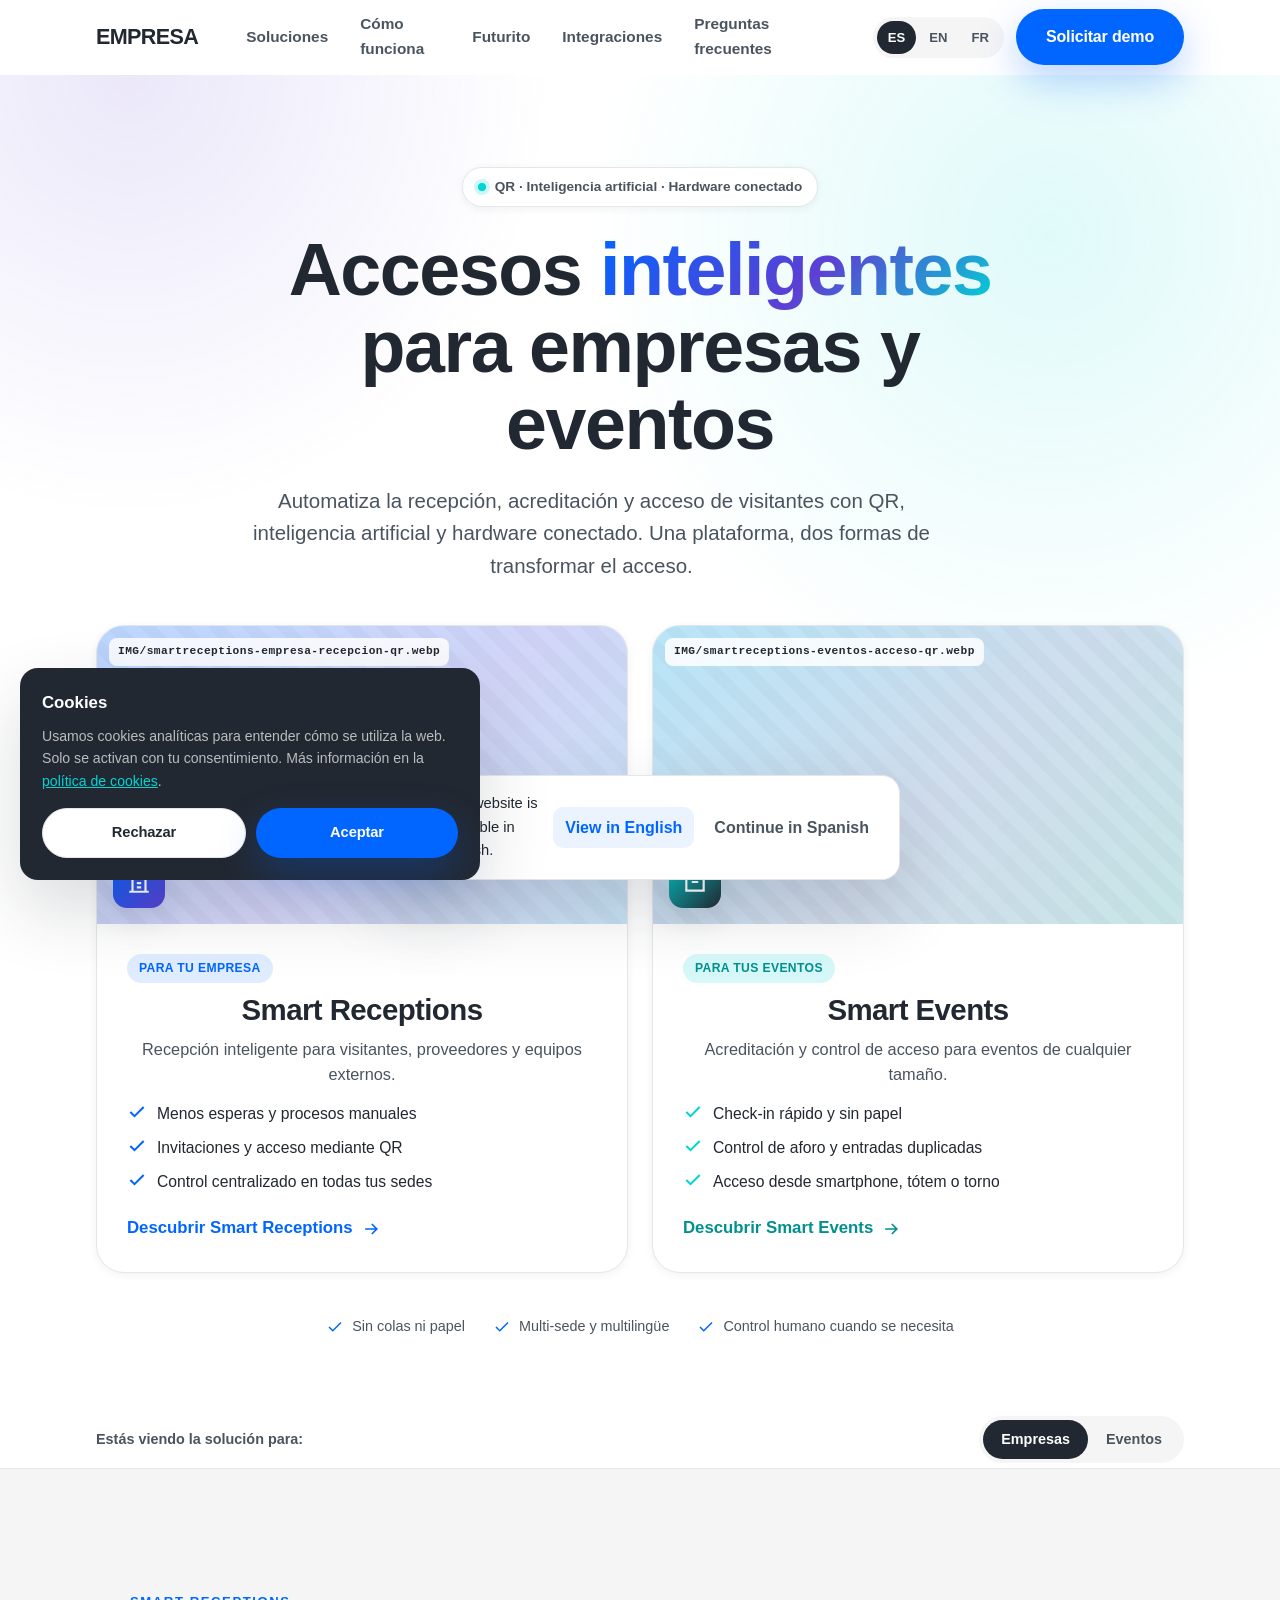
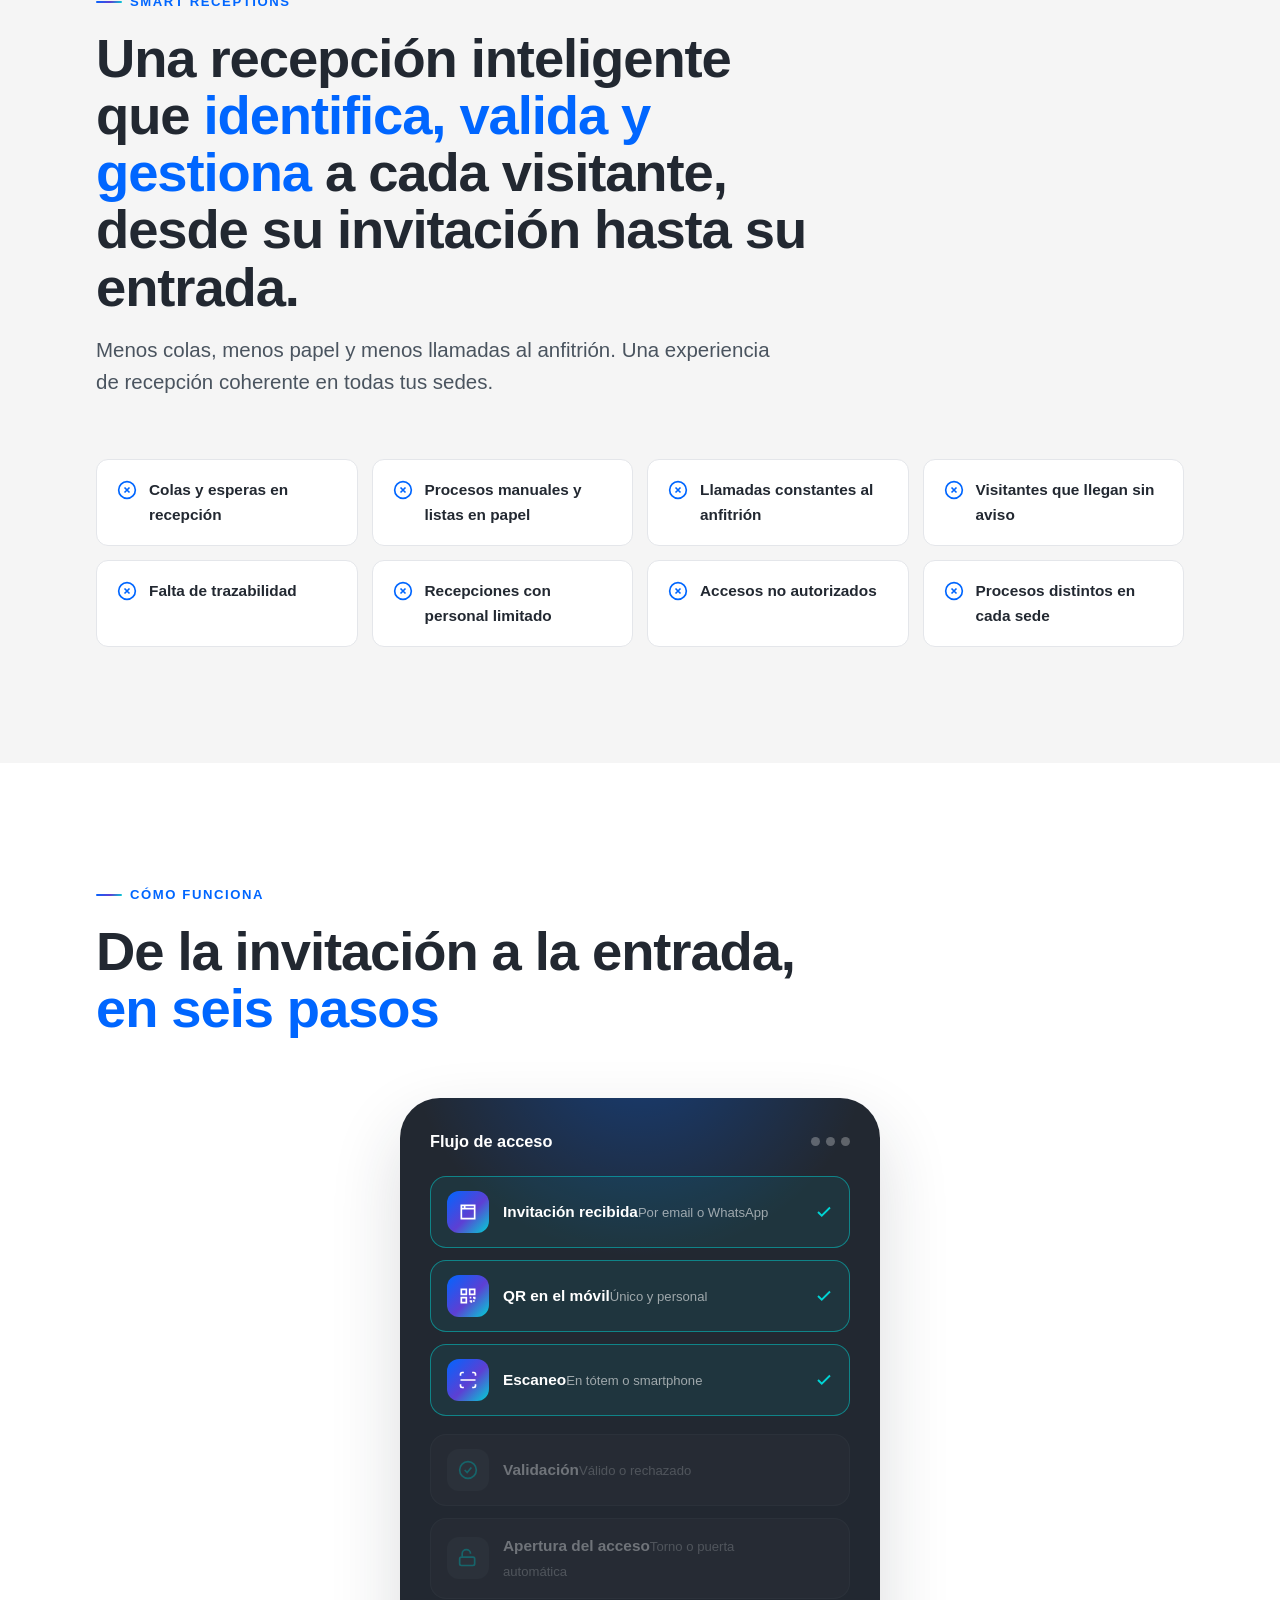
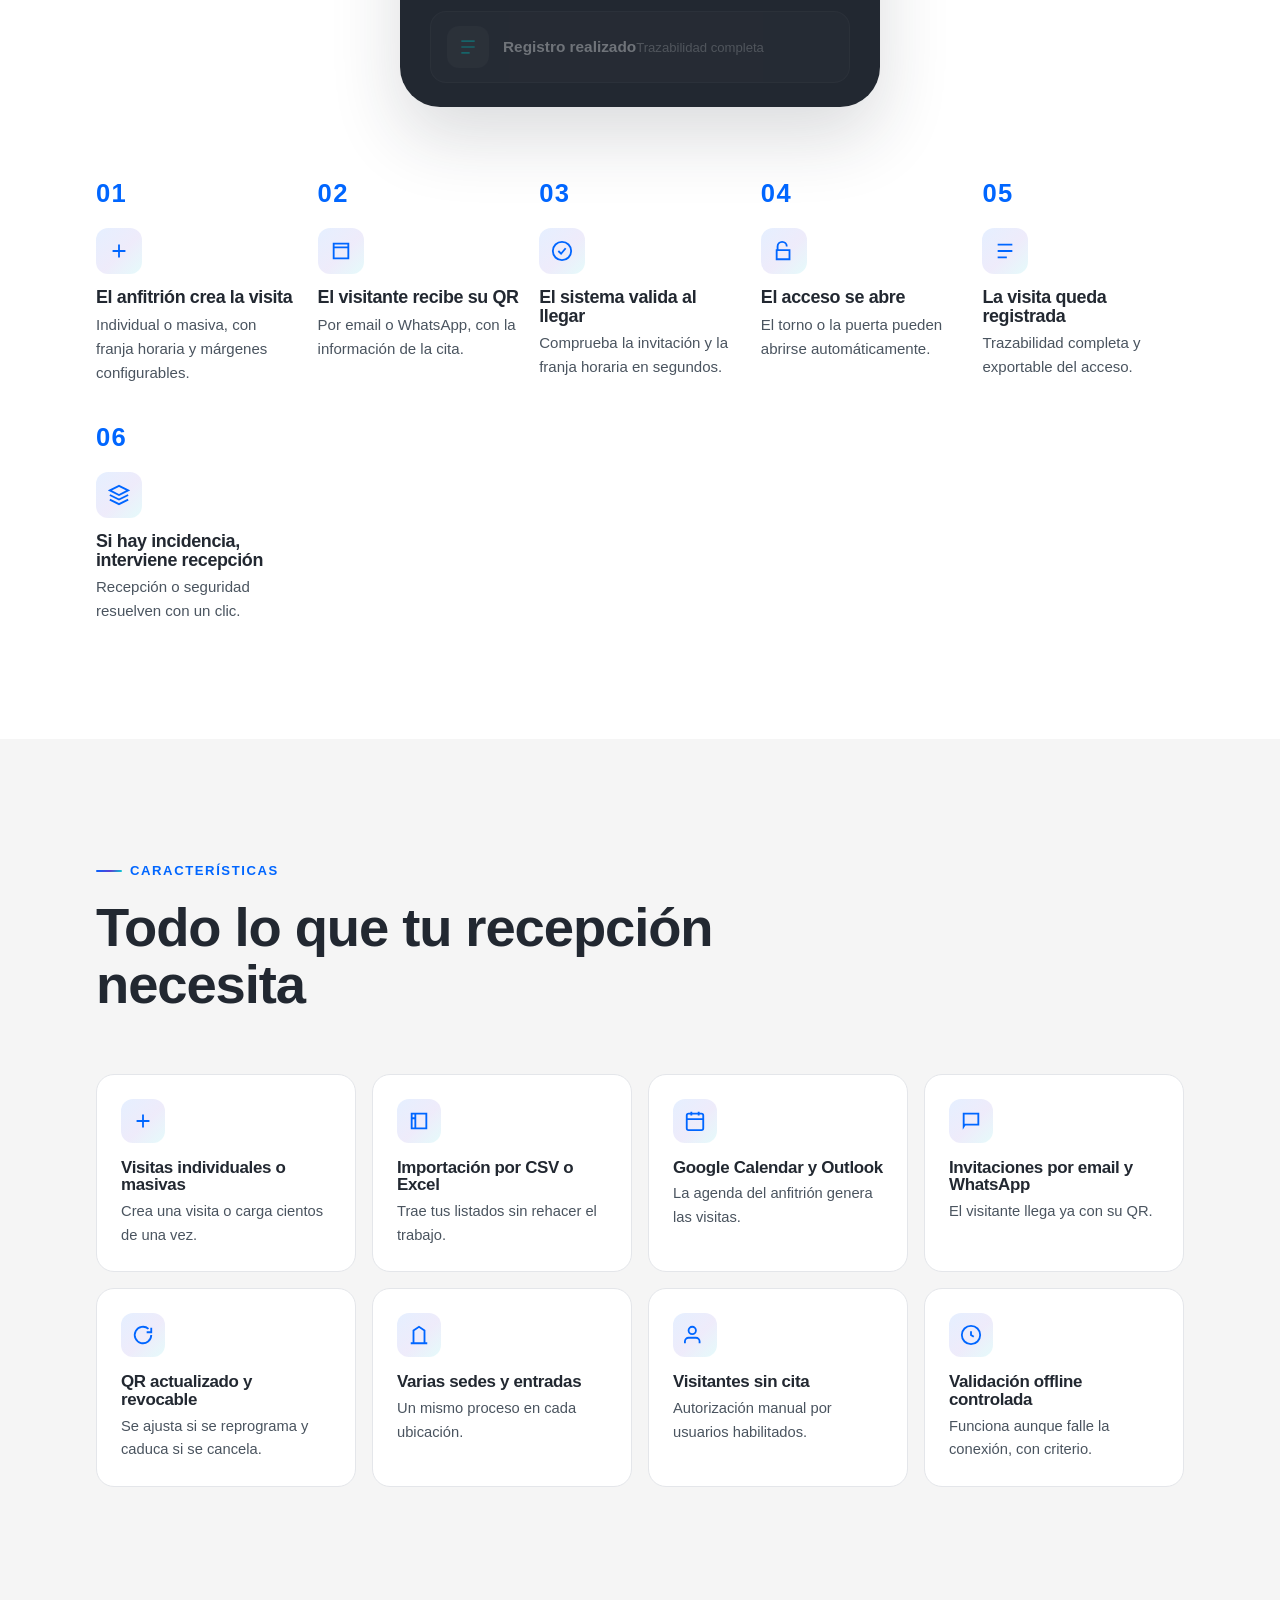
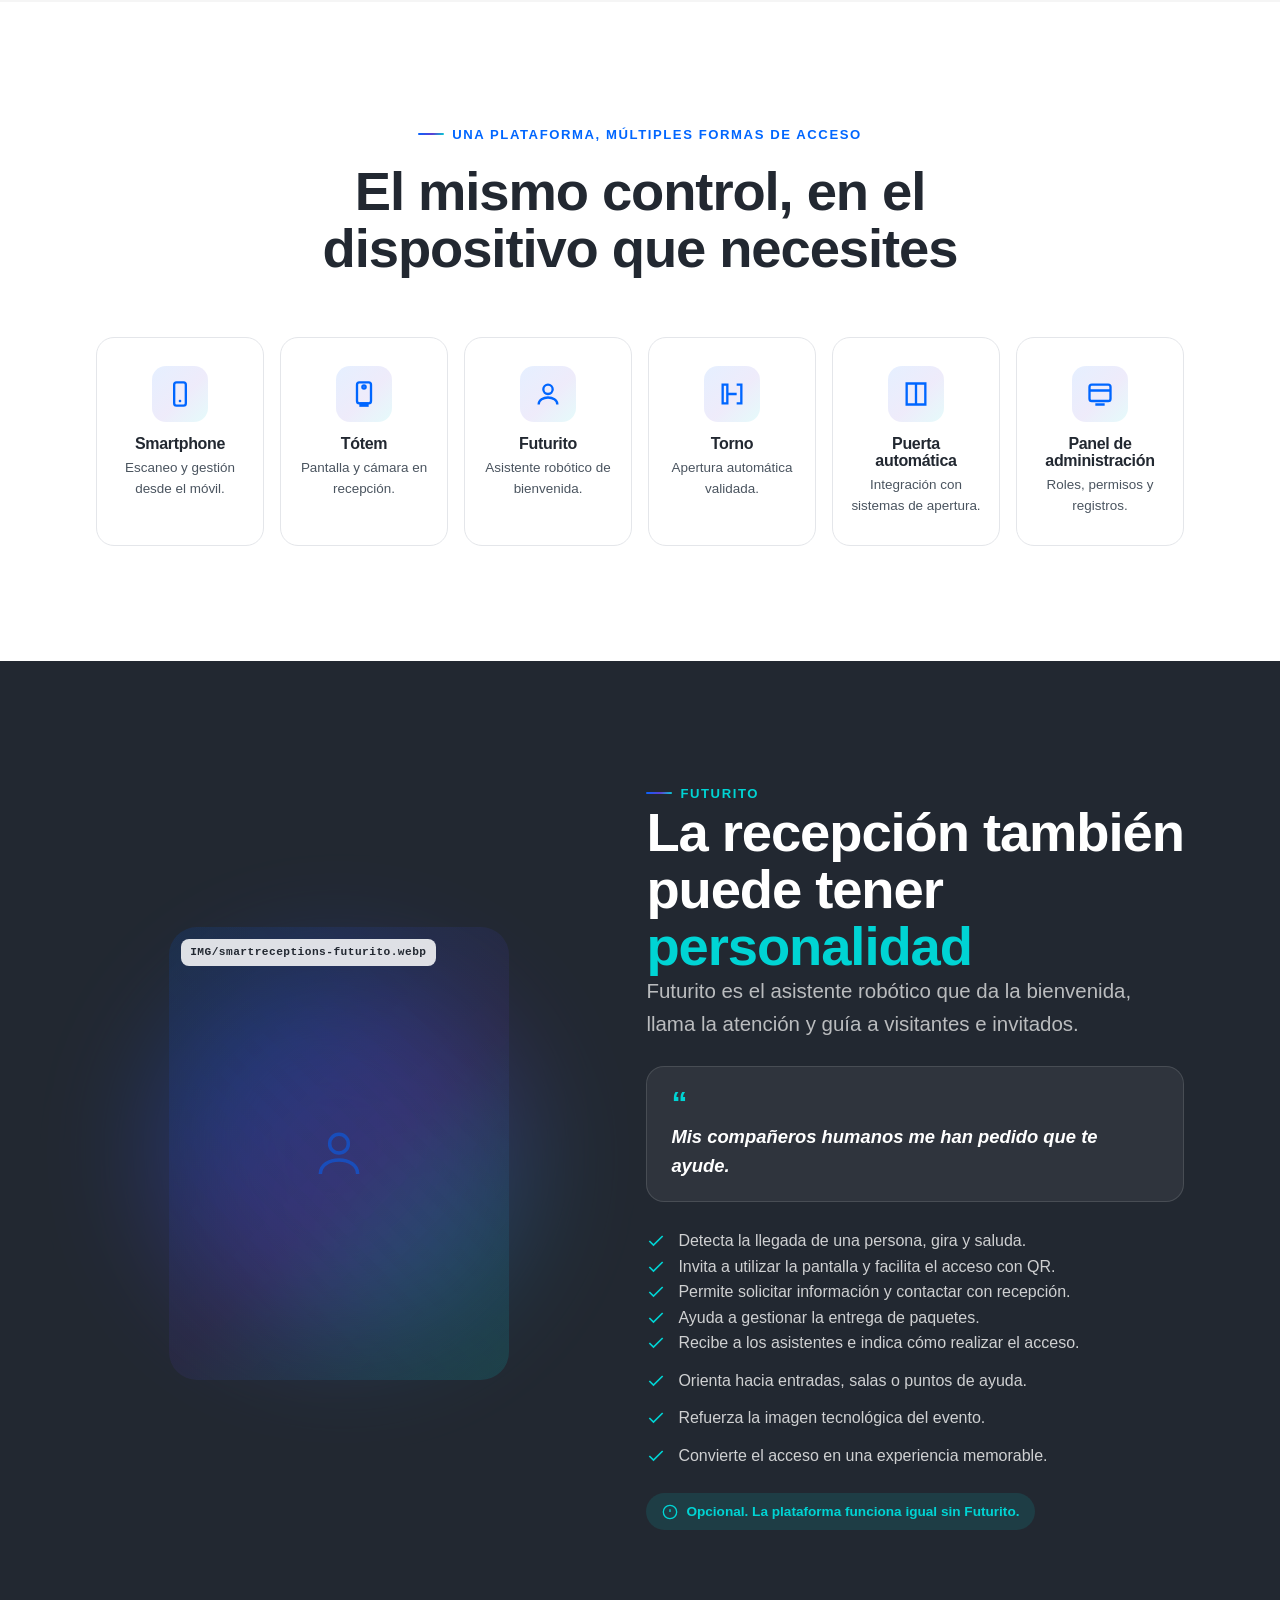
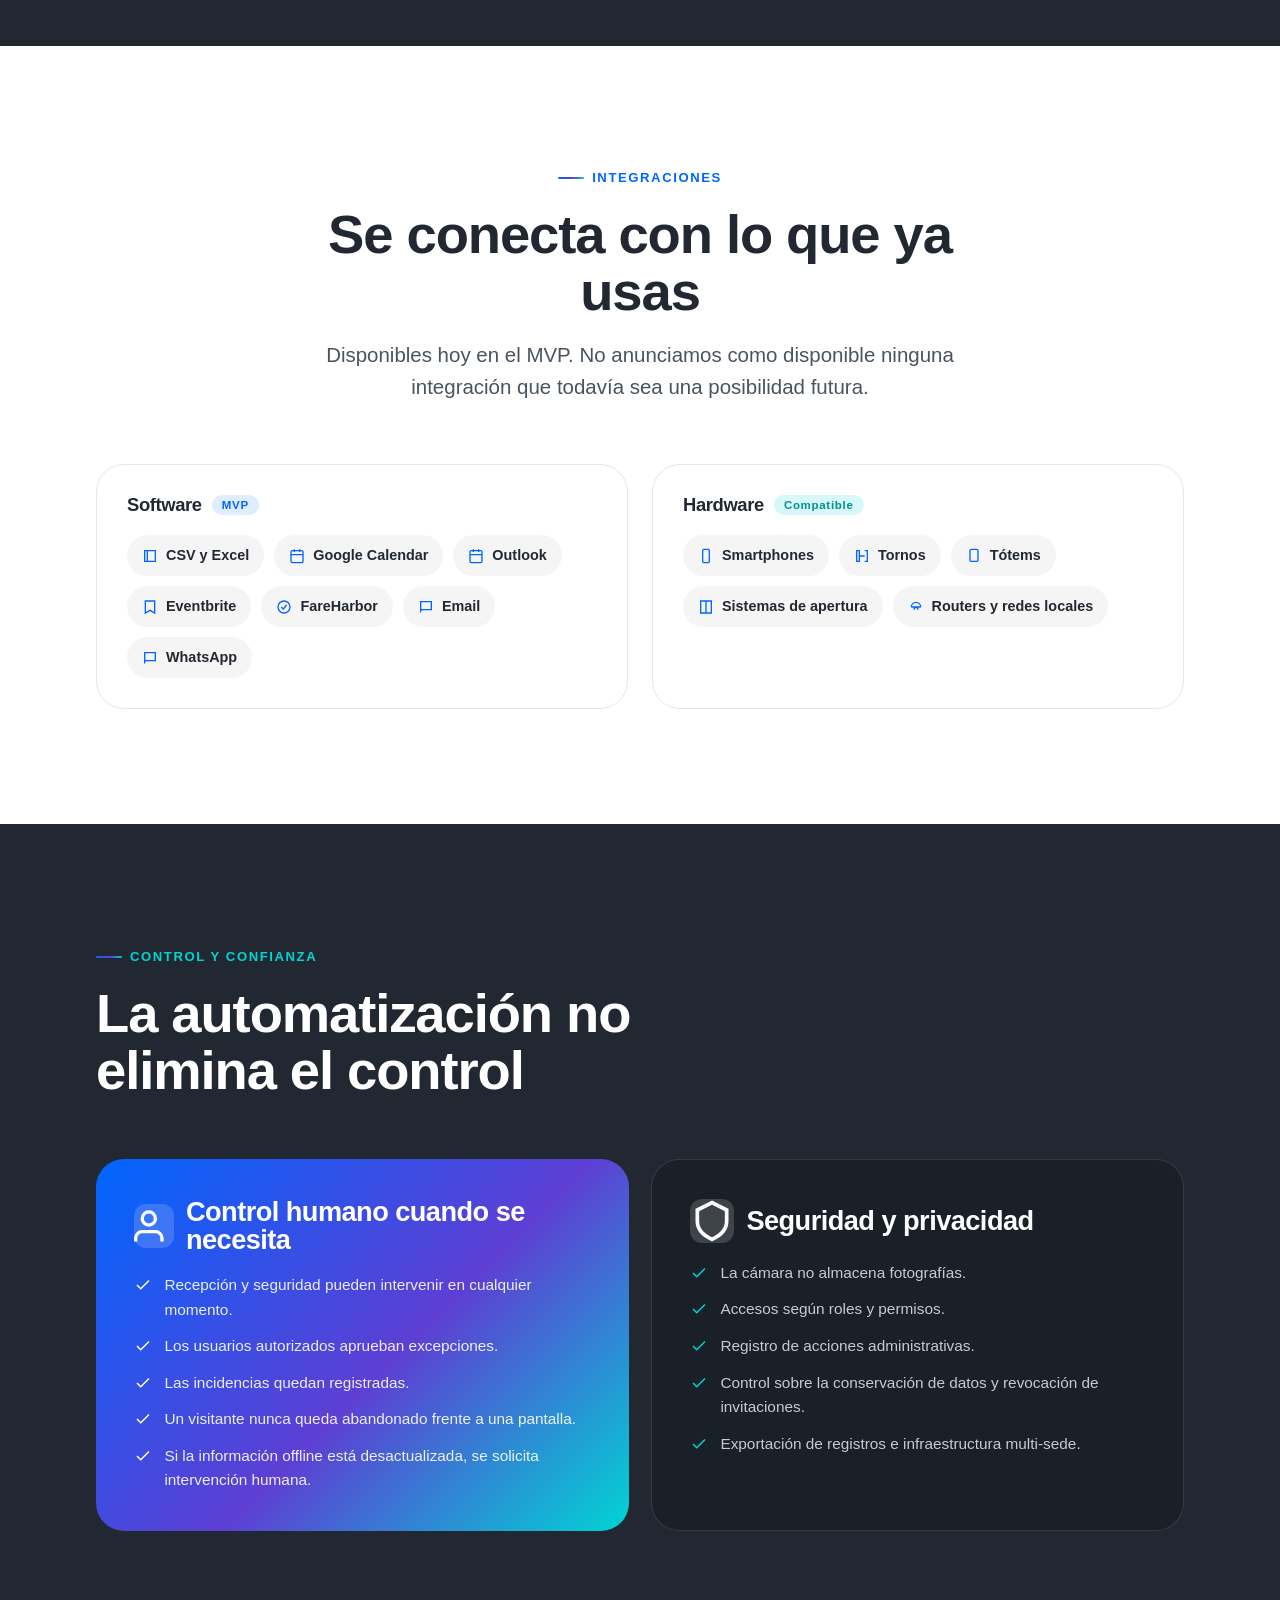
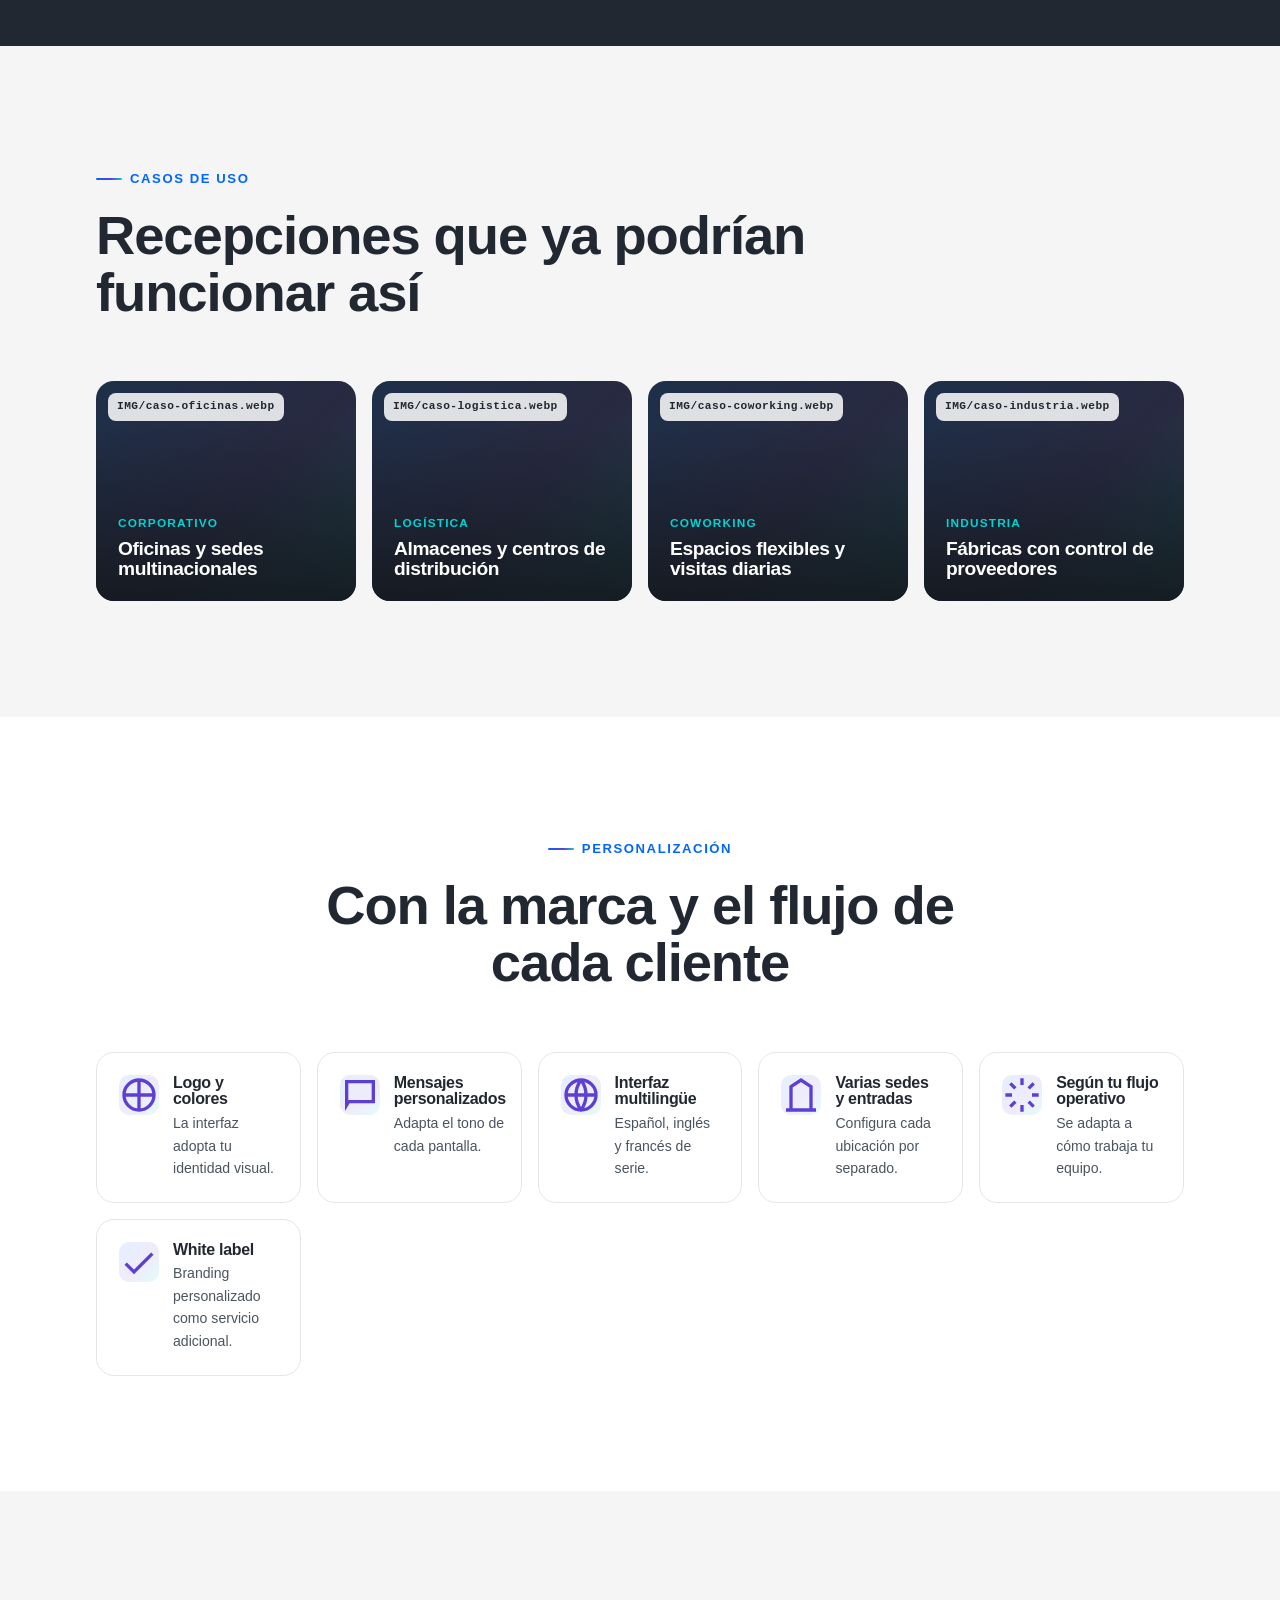
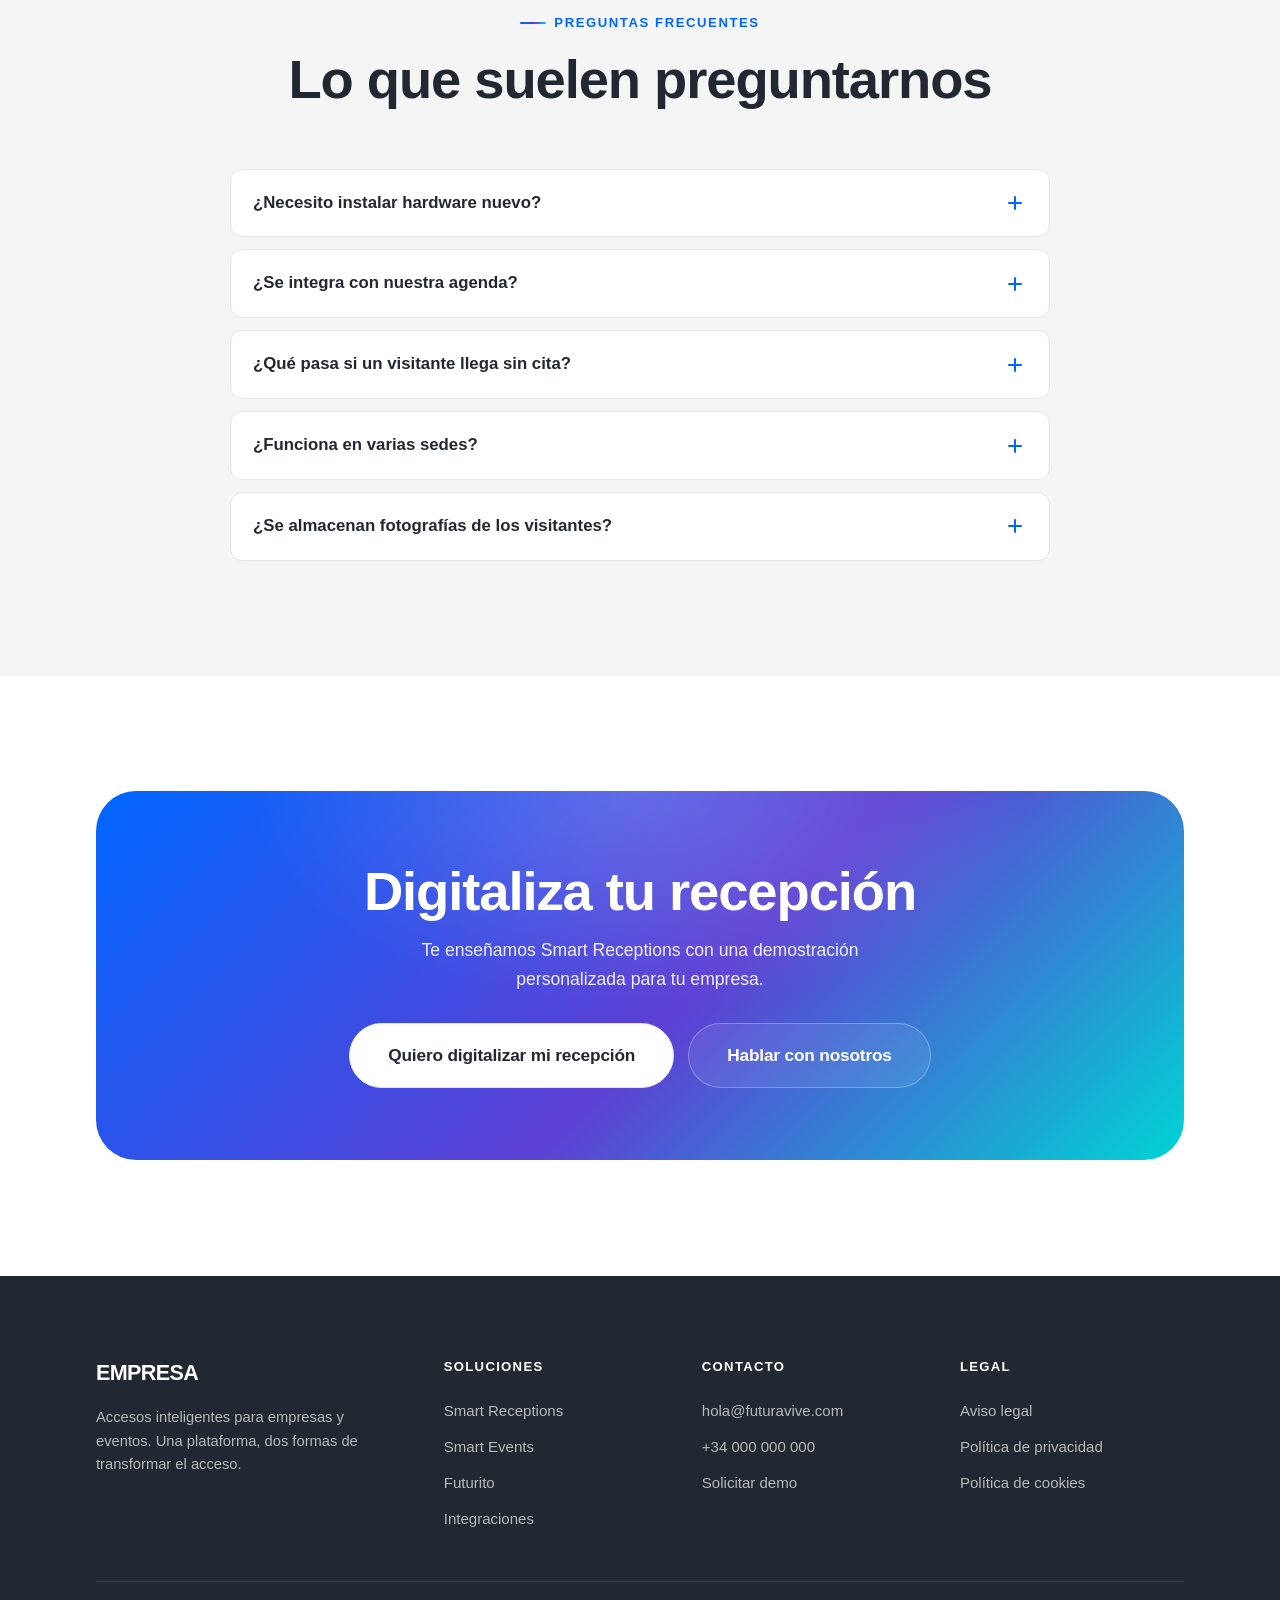
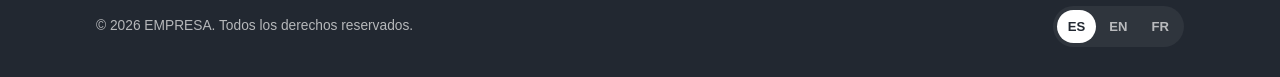
<file: index.html>
<!DOCTYPE html>
<html lang="es">
<head>
<meta charset="UTF-8">
<meta name="viewport" content="width=device-width, initial-scale=1">
<title>Smart Receptions | Accesos inteligentes para empresas y eventos</title>
<meta name="description" content="Automatiza la recepción, acreditación y control de accesos con QR, inteligencia artificial y hardware conectado. Una plataforma, dos formas de transformar el acceso.">
<link rel="canonical" href="https://futuravive.com/">
<link rel="alternate" hreflang="es" href="https://futuravive.com/">
<link rel="alternate" hreflang="en" href="https://futuravive.com/en/">
<link rel="alternate" hreflang="fr" href="https://futuravive.com/fr/">
<link rel="alternate" hreflang="x-default" href="https://futuravive.com/">
<meta property="og:type" content="website">
<meta property="og:title" content="Smart Receptions | Accesos inteligentes para empresas y eventos">
<meta property="og:description" content="Automatiza la recepción, acreditación y control de accesos con QR, inteligencia artificial y hardware conectado.">
<meta property="og:url" content="https://futuravive.com/">
<meta property="og:image" content="https://futuravive.com/IMG/smartreceptions-og.jpg">
<meta property="og:image:width" content="1200">
<meta property="og:image:height" content="630">
<meta property="og:locale" content="es_ES">
<meta name="twitter:card" content="summary_large_image">
<meta name="twitter:title" content="Smart Receptions | Accesos inteligentes para empresas y eventos">
<meta name="twitter:description" content="Automatiza la recepción, acreditación y control de accesos con QR, IA y hardware conectado.">
<meta name="twitter:image" content="https://futuravive.com/IMG/smartreceptions-og.jpg">
<link rel="icon" href="/favicon.ico">
<link rel="stylesheet" href="/styles.css">
<script type="application/ld+json">
{
  "@context": "https://schema.org",
  "@graph": [
    {
      "@type": "Organization",
      "name": "EMPRESA",
      "url": "https://futuravive.com/",
      "logo": "https://futuravive.com/IMG/smartreceptions-logo.webp",
      "description": "Accesos inteligentes para empresas y eventos: recepción, acreditación y control de accesos con QR, IA y hardware conectado."
    },
    {
      "@type": "SoftwareApplication",
      "name": "Smart Receptions / Smart Events",
      "applicationCategory": "BusinessApplication",
      "operatingSystem": "Web",
      "offers": { "@type": "Offer", "priceCurrency": "EUR" },
      "description": "Plataforma de recepción inteligente y control de accesos para empresas y eventos."
    }
  ]
}
</script>
</head>
<body data-active="company">

<!-- ============================ HEADER ============================ -->
<a class="skip-link" href="#contenido">Saltar al contenido</a>
<header class="site-header">
  <div class="container nav">
    <a class="brand" href="/" aria-label="EMPRESA — inicio">
      <span class="word">EMPRESA</span>
    </a>

    <nav class="nav-links" aria-label="Principal">
      <div class="has-drop">
        <a href="#solucion" aria-haspopup="true">Soluciones</a>
        <div class="drop" role="menu">
          <button data-branch-set="company" role="menuitem">
            <span class="di b"><svg viewBox="0 0 24 24" fill="none" stroke="currentColor" stroke-width="2"><path d="M3 21h18M6 21V7l6-4 6 4v14M10 9h4M10 13h4M10 17h4"/></svg></span>
            <span><span class="dt">Para empresas</span><span class="ds">Smart Receptions · visitas y recepción corporativa</span></span>
          </button>
          <button data-branch-set="events" role="menuitem">
            <span class="di t"><svg viewBox="0 0 24 24" fill="none" stroke="currentColor" stroke-width="2"><path d="M4 7h16M4 7v13h16V7M4 7l2-4h12l2 4M9 12h6"/></svg></span>
            <span><span class="dt">Para eventos</span><span class="ds">Smart Events · acreditación y check-in</span></span>
          </button>
        </div>
      </div>
      <a href="#como-funciona">Cómo funciona</a>
      <a href="#futurito">Futurito</a>
      <a href="#integraciones">Integraciones</a>
      <a href="#faq">Preguntas frecuentes</a>
    </nav>

    <div class="nav-spacer"></div>
    <div class="nav-actions">
      <div class="lang desktop" role="group" aria-label="Idioma">
        <a href="/" class="active" data-lang-switch="es" aria-current="true">ES</a>
        <a href="/en/" data-lang-switch="en">EN</a>
        <a href="/fr/" data-lang-switch="fr">FR</a>
      </div>
      <button class="btn btn-primary" data-tally="header">Solicitar demo</button>
    </div>

    <button class="burger" aria-label="Abrir menú" aria-expanded="false" aria-controls="mobile-menu">
      <span></span><span></span><span></span>
    </button>
  </div>
</header>

<!-- Menú móvil -->
<div class="mobile-menu" id="mobile-menu">
  <a href="#solucion" data-branch-set="company" data-branch-link>Para empresas</a>
  <a href="#solucion" data-branch-set="events" data-branch-link>Para eventos</a>
  <a href="#como-funciona">Cómo funciona</a>
  <a href="#futurito">Futurito</a>
  <a href="#integraciones">Integraciones</a>
  <a href="#faq">Preguntas frecuentes</a>
  <button class="btn btn-primary btn-block" data-tally="mobile-menu" style="margin-top:16px">Solicitar demo</button>
  <div class="mm-lang">
    <a href="/" class="active" data-lang-switch="es">ES</a>
    <a href="/en/" data-lang-switch="en">EN</a>
    <a href="/fr/" data-lang-switch="fr">FR</a>
  </div>
</div>

<!-- ============================ HERO ============================ -->
<section class="hero" id="contenido">
  <div class="hero-bg"></div>
  <div class="container hero-wrap">
    <div class="hero-copy reveal">
      <span class="hero-badge"><span class="dot"></span>QR · Inteligencia artificial · Hardware conectado</span>
      <h1>Accesos <span class="hl-grad">inteligentes</span> para empresas y eventos</h1>
      <p class="lead">Automatiza la recepción, acreditación y acceso de visitantes con QR, inteligencia artificial y hardware conectado. Una plataforma, dos formas de transformar el acceso.</p>
    </div>

    <div class="hero-branches reveal" role="group" aria-label="Elige tu solución">
      <button class="hero-card company" data-branch-set="company" aria-pressed="false" aria-label="Descubrir Smart Receptions para empresas">
        <span class="hc-media" aria-hidden="true">
          <span class="ph"><span class="ph-tag">IMG/smartreceptions-empresa-recepcion-qr.webp</span></span>
          <span class="hc-ic"><svg viewBox="0 0 24 24" fill="none" stroke="currentColor" stroke-width="2"><path d="M3 21h18M6 21V7l6-4 6 4v14M10 9h4M10 13h4M10 17h4"/></svg></span>
        </span>
        <span class="hc-body">
          <span class="hc-tag">Para tu empresa</span>
          <strong class="hc-name">Smart Receptions</strong>
          <span class="hc-sub">Recepción inteligente para visitantes, proveedores y equipos externos.</span>
          <span class="hc-list">
            <span class="hc-li"><svg viewBox="0 0 24 24" fill="none" stroke="currentColor" stroke-width="2.4"><path d="M20 6 9 17l-5-5"/></svg>Menos esperas y procesos manuales</span>
            <span class="hc-li"><svg viewBox="0 0 24 24" fill="none" stroke="currentColor" stroke-width="2.4"><path d="M20 6 9 17l-5-5"/></svg>Invitaciones y acceso mediante QR</span>
            <span class="hc-li"><svg viewBox="0 0 24 24" fill="none" stroke="currentColor" stroke-width="2.4"><path d="M20 6 9 17l-5-5"/></svg>Control centralizado en todas tus sedes</span>
          </span>
          <span class="hc-cta">Descubrir Smart Receptions <svg viewBox="0 0 24 24" fill="none" stroke="currentColor" stroke-width="2"><path d="M5 12h14M13 6l6 6-6 6"/></svg></span>
        </span>
      </button>

      <button class="hero-card events" data-branch-set="events" aria-pressed="false" aria-label="Descubrir Smart Events para eventos">
        <span class="hc-media" aria-hidden="true">
          <span class="ph"><span class="ph-tag">IMG/smartreceptions-eventos-acceso-qr.webp</span></span>
          <span class="hc-ic"><svg viewBox="0 0 24 24" fill="none" stroke="currentColor" stroke-width="2"><path d="M4 7h16M4 7v13h16V7M4 7l2-4h12l2 4M9 12h6"/></svg></span>
        </span>
        <span class="hc-body">
          <span class="hc-tag">Para tus eventos</span>
          <strong class="hc-name">Smart Events</strong>
          <span class="hc-sub">Acreditación y control de acceso para eventos de cualquier tamaño.</span>
          <span class="hc-list">
            <span class="hc-li"><svg viewBox="0 0 24 24" fill="none" stroke="currentColor" stroke-width="2.4"><path d="M20 6 9 17l-5-5"/></svg>Check-in rápido y sin papel</span>
            <span class="hc-li"><svg viewBox="0 0 24 24" fill="none" stroke="currentColor" stroke-width="2.4"><path d="M20 6 9 17l-5-5"/></svg>Control de aforo y entradas duplicadas</span>
            <span class="hc-li"><svg viewBox="0 0 24 24" fill="none" stroke="currentColor" stroke-width="2.4"><path d="M20 6 9 17l-5-5"/></svg>Acceso desde smartphone, tótem o torno</span>
          </span>
          <span class="hc-cta">Descubrir Smart Events <svg viewBox="0 0 24 24" fill="none" stroke="currentColor" stroke-width="2"><path d="M5 12h14M13 6l6 6-6 6"/></svg></span>
        </span>
      </button>
    </div>

    <div class="hero-trust reveal">
      <span><svg viewBox="0 0 24 24" fill="none" stroke="currentColor" stroke-width="2"><path d="M20 6 9 17l-5-5"/></svg>Sin colas ni papel</span>
      <span><svg viewBox="0 0 24 24" fill="none" stroke="currentColor" stroke-width="2"><path d="M20 6 9 17l-5-5"/></svg>Multi-sede y multilingüe</span>
      <span><svg viewBox="0 0 24 24" fill="none" stroke="currentColor" stroke-width="2"><path d="M20 6 9 17l-5-5"/></svg>Control humano cuando se necesita</span>
    </div>
  </div>
</section>



<!-- ============================ BRANCH BAR ============================ -->
<div class="branch-bar">
  <div class="container">
    <span class="bb-label">Estás viendo la solución para:</span>
    <div class="branch-switch">
      <button data-branch-btn="company">Empresas</button>
      <button data-branch-btn="events">Eventos</button>
    </div>
  </div>
</div>

<!-- ============================ SOLUCIÓN (rama) ============================ -->
<section id="solucion" class="tint">
  <div class="container">
    <!-- EMPRESA -->
    <div data-branch="company">
      <div class="section-head reveal">
        <span class="eyebrow">Smart Receptions</span>
        <h2>Una recepción inteligente que <span class="hl">identifica, valida y gestiona</span> a cada visitante, desde su invitación hasta su entrada.</h2>
        <p class="lead">Menos colas, menos papel y menos llamadas al anfitrión. Una experiencia de recepción coherente en todas tus sedes.</p>
      </div>
    </div>
    <!-- EVENTOS -->
    <div data-branch="events">
      <div class="section-head reveal">
        <span class="eyebrow">Smart Events</span>
        <h2>Acreditación y acceso <span class="hl-t">sin fricciones</span> para eventos de cualquier tamaño.</h2>
        <p class="lead">Escaneo rápido desde el móvil, un único acceso por QR y visibilidad del aforo en tiempo real.</p>
      </div>
    </div>

    <!-- Problemas -->
    <div data-branch="company">
      <div class="problems-grid reveal">
        <div class="prob"><span class="px"><svg viewBox="0 0 24 24" fill="none" stroke="currentColor" stroke-width="2" width="20" height="20"><circle cx="12" cy="12" r="10"/><path d="M15 9l-6 6M9 9l6 6"/></svg></span><span>Colas y esperas en recepción</span></div>
        <div class="prob"><span class="px"><svg viewBox="0 0 24 24" fill="none" stroke="currentColor" stroke-width="2" width="20" height="20"><circle cx="12" cy="12" r="10"/><path d="M15 9l-6 6M9 9l6 6"/></svg></span><span>Procesos manuales y listas en papel</span></div>
        <div class="prob"><span class="px"><svg viewBox="0 0 24 24" fill="none" stroke="currentColor" stroke-width="2" width="20" height="20"><circle cx="12" cy="12" r="10"/><path d="M15 9l-6 6M9 9l6 6"/></svg></span><span>Llamadas constantes al anfitrión</span></div>
        <div class="prob"><span class="px"><svg viewBox="0 0 24 24" fill="none" stroke="currentColor" stroke-width="2" width="20" height="20"><circle cx="12" cy="12" r="10"/><path d="M15 9l-6 6M9 9l6 6"/></svg></span><span>Visitantes que llegan sin aviso</span></div>
        <div class="prob"><span class="px"><svg viewBox="0 0 24 24" fill="none" stroke="currentColor" stroke-width="2" width="20" height="20"><circle cx="12" cy="12" r="10"/><path d="M15 9l-6 6M9 9l6 6"/></svg></span><span>Falta de trazabilidad</span></div>
        <div class="prob"><span class="px"><svg viewBox="0 0 24 24" fill="none" stroke="currentColor" stroke-width="2" width="20" height="20"><circle cx="12" cy="12" r="10"/><path d="M15 9l-6 6M9 9l6 6"/></svg></span><span>Recepciones con personal limitado</span></div>
        <div class="prob"><span class="px"><svg viewBox="0 0 24 24" fill="none" stroke="currentColor" stroke-width="2" width="20" height="20"><circle cx="12" cy="12" r="10"/><path d="M15 9l-6 6M9 9l6 6"/></svg></span><span>Accesos no autorizados</span></div>
        <div class="prob"><span class="px"><svg viewBox="0 0 24 24" fill="none" stroke="currentColor" stroke-width="2" width="20" height="20"><circle cx="12" cy="12" r="10"/><path d="M15 9l-6 6M9 9l6 6"/></svg></span><span>Procesos distintos en cada sede</span></div>
      </div>
    </div>
    <div data-branch="events">
      <div class="problems-grid reveal">
        <div class="prob"><span class="px"><svg viewBox="0 0 24 24" fill="none" stroke="currentColor" stroke-width="2" width="20" height="20"><circle cx="12" cy="12" r="10"/><path d="M15 9l-6 6M9 9l6 6"/></svg></span><span>Colas en la entrada</span></div>
        <div class="prob"><span class="px"><svg viewBox="0 0 24 24" fill="none" stroke="currentColor" stroke-width="2" width="20" height="20"><circle cx="12" cy="12" r="10"/><path d="M15 9l-6 6M9 9l6 6"/></svg></span><span>Lectores lentos o sistemas complejos</span></div>
        <div class="prob"><span class="px"><svg viewBox="0 0 24 24" fill="none" stroke="currentColor" stroke-width="2" width="20" height="20"><circle cx="12" cy="12" r="10"/><path d="M15 9l-6 6M9 9l6 6"/></svg></span><span>Invitados duplicados</span></div>
        <div class="prob"><span class="px"><svg viewBox="0 0 24 24" fill="none" stroke="currentColor" stroke-width="2" width="20" height="20"><circle cx="12" cy="12" r="10"/><path d="M15 9l-6 6M9 9l6 6"/></svg></span><span>Entradas utilizadas más de una vez</span></div>
        <div class="prob"><span class="px"><svg viewBox="0 0 24 24" fill="none" stroke="currentColor" stroke-width="2" width="20" height="20"><circle cx="12" cy="12" r="10"/><path d="M15 9l-6 6M9 9l6 6"/></svg></span><span>Listados desactualizados</span></div>
        <div class="prob"><span class="px"><svg viewBox="0 0 24 24" fill="none" stroke="currentColor" stroke-width="2" width="20" height="20"><circle cx="12" cy="12" r="10"/><path d="M15 9l-6 6M9 9l6 6"/></svg></span><span>Dependencia excesiva de personal especializado</span></div>
        <div class="prob"><span class="px"><svg viewBox="0 0 24 24" fill="none" stroke="currentColor" stroke-width="2" width="20" height="20"><circle cx="12" cy="12" r="10"/><path d="M15 9l-6 6M9 9l6 6"/></svg></span><span>Sin visibilidad del ritmo de acceso</span></div>
        <div class="prob"><span class="px"><svg viewBox="0 0 24 24" fill="none" stroke="currentColor" stroke-width="2" width="20" height="20"><circle cx="12" cy="12" r="10"/><path d="M15 9l-6 6M9 9l6 6"/></svg></span><span>Incidencias difíciles de resolver en la puerta</span></div>
      </div>
    </div>
  </div>
</section>

<!-- ============================ CÓMO FUNCIONA (rama) ============================ -->
<section id="como-funciona">
  <div class="container">
    <div class="section-head reveal">
      <span class="eyebrow">Cómo funciona</span>
      <h2 data-branch="company">De la invitación a la entrada, <span class="hl">en seis pasos</span></h2>
      <h2 data-branch="events">Del listado al acceso, <span class="hl">en seis pasos</span></h2>
    </div>

    <div class="flow-showcase reveal">
      <div class="flow-card" aria-hidden="true">
      <div class="flow-head">
        <span class="ft">Flujo de acceso</span>
        <span class="fdots"><span></span><span></span><span></span></span>
      </div>
      <div class="flow-steps">
        <div class="flow-step">
          <span class="fs-ic"><svg viewBox="0 0 24 24" fill="none" stroke="currentColor" stroke-width="2"><path d="M4 4h16v16H4zM4 8h16M8 4v4"/></svg></span>
          <span><span class="fs-t">Invitación recibida</span><span class="fs-d">Por email o WhatsApp</span></span>
          <span class="fs-check"><svg viewBox="0 0 24 24" fill="none" stroke="currentColor" stroke-width="2.5" width="18" height="18"><path d="M20 6 9 17l-5-5"/></svg></span>
        </div>
        <div class="flow-step">
          <span class="fs-ic"><svg viewBox="0 0 24 24" fill="none" stroke="currentColor" stroke-width="2"><path d="M4 4h6v6H4zM14 4h6v6h-6zM4 14h6v6H4zM14 14h2M18 14h2v2M14 18h2v2M18 18h2"/></svg></span>
          <span><span class="fs-t">QR en el móvil</span><span class="fs-d">Único y personal</span></span>
          <span class="fs-check"><svg viewBox="0 0 24 24" fill="none" stroke="currentColor" stroke-width="2.5" width="18" height="18"><path d="M20 6 9 17l-5-5"/></svg></span>
        </div>
        <div class="flow-step">
          <span class="fs-ic"><svg viewBox="0 0 24 24" fill="none" stroke="currentColor" stroke-width="2"><path d="M3 7V5a2 2 0 0 1 2-2h2M17 3h2a2 2 0 0 1 2 2v2M21 17v2a2 2 0 0 1-2 2h-2M7 21H5a2 2 0 0 1-2-2v-2M3 12h18"/></svg></span>
          <span><span class="fs-t">Escaneo</span><span class="fs-d">En tótem o smartphone</span></span>
          <span class="fs-check"><svg viewBox="0 0 24 24" fill="none" stroke="currentColor" stroke-width="2.5" width="18" height="18"><path d="M20 6 9 17l-5-5"/></svg></span>
        </div>
        <div class="flow-step">
          <span class="fs-ic"><svg viewBox="0 0 24 24" fill="none" stroke="currentColor" stroke-width="2"><path d="M12 2a10 10 0 1 0 0 20 10 10 0 0 0 0-20zM8 12l3 3 5-6"/></svg></span>
          <span><span class="fs-t">Validación</span><span class="fs-d">Válido o rechazado</span></span>
          <span class="fs-check"><svg viewBox="0 0 24 24" fill="none" stroke="currentColor" stroke-width="2.5" width="18" height="18"><path d="M20 6 9 17l-5-5"/></svg></span>
        </div>
        <div class="flow-step">
          <span class="fs-ic"><svg viewBox="0 0 24 24" fill="none" stroke="currentColor" stroke-width="2"><path d="M5 11V7a5 5 0 0 1 10 0M4 11h14a2 2 0 0 1 2 2v6a2 2 0 0 1-2 2H4a2 2 0 0 1-2-2v-6a2 2 0 0 1 2-2z"/></svg></span>
          <span><span class="fs-t">Apertura del acceso</span><span class="fs-d">Torno o puerta automática</span></span>
          <span class="fs-check"><svg viewBox="0 0 24 24" fill="none" stroke="currentColor" stroke-width="2.5" width="18" height="18"><path d="M20 6 9 17l-5-5"/></svg></span>
        </div>
        <div class="flow-step">
          <span class="fs-ic"><svg viewBox="0 0 24 24" fill="none" stroke="currentColor" stroke-width="2"><path d="M4 5h16M4 12h16M4 19h10"/></svg></span>
          <span><span class="fs-t">Registro realizado</span><span class="fs-d">Trazabilidad completa</span></span>
          <span class="fs-check"><svg viewBox="0 0 24 24" fill="none" stroke="currentColor" stroke-width="2.5" width="18" height="18"><path d="M20 6 9 17l-5-5"/></svg></span>
        </div>
      </div>
    </div>
    </div>

    <!-- EMPRESA -->
    <div data-branch="company">
      <div class="steps reveal">
        <div class="step"><span class="st-n"></span><div class="st-ic"><svg viewBox="0 0 24 24" fill="none" stroke="currentColor" stroke-width="2" width="22" height="22"><path d="M12 5v14M5 12h14"/></svg></div><h3>El anfitrión crea la visita</h3><p>Individual o masiva, con franja horaria y márgenes configurables.</p></div>
        <div class="step"><span class="st-n"></span><div class="st-ic"><svg viewBox="0 0 24 24" fill="none" stroke="currentColor" stroke-width="2" width="22" height="22"><path d="M4 4h16v16H4zM4 8h16"/></svg></div><h3>El visitante recibe su QR</h3><p>Por email o WhatsApp, con la información de la cita.</p></div>
        <div class="step"><span class="st-n"></span><div class="st-ic"><svg viewBox="0 0 24 24" fill="none" stroke="currentColor" stroke-width="2" width="22" height="22"><path d="M12 2a10 10 0 1 0 0 20 10 10 0 0 0 0-20zM8 12l3 3 5-6"/></svg></div><h3>El sistema valida al llegar</h3><p>Comprueba la invitación y la franja horaria en segundos.</p></div>
        <div class="step"><span class="st-n"></span><div class="st-ic"><svg viewBox="0 0 24 24" fill="none" stroke="currentColor" stroke-width="2" width="22" height="22"><path d="M5 11V7a5 5 0 0 1 10 0M4 11h14v10H4z"/></svg></div><h3>El acceso se abre</h3><p>El torno o la puerta pueden abrirse automáticamente.</p></div>
        <div class="step"><span class="st-n"></span><div class="st-ic"><svg viewBox="0 0 24 24" fill="none" stroke="currentColor" stroke-width="2" width="22" height="22"><path d="M4 5h16M4 12h16M4 19h10"/></svg></div><h3>La visita queda registrada</h3><p>Trazabilidad completa y exportable del acceso.</p></div>
        <div class="step"><span class="st-n"></span><div class="st-ic"><svg viewBox="0 0 24 24" fill="none" stroke="currentColor" stroke-width="2" width="22" height="22"><path d="M12 2 2 7l10 5 10-5zM2 17l10 5 10-5M2 12l10 5 10-5"/></svg></div><h3>Si hay incidencia, interviene recepción</h3><p>Recepción o seguridad resuelven con un clic.</p></div>
      </div>
    </div>

    <!-- EVENTOS -->
    <div data-branch="events">
      <div class="steps reveal">
        <div class="step"><span class="st-n"></span><div class="st-ic"><svg viewBox="0 0 24 24" fill="none" stroke="currentColor" stroke-width="2" width="22" height="22"><path d="M21 12a9 9 0 1 1-3-6.7M21 4v5h-5"/></svg></div><h3>Se importan o sincronizan los asistentes</h3><p>Desde CSV, Excel, Eventbrite o FareHarbor.</p></div>
        <div class="step"><span class="st-n"></span><div class="st-ic"><svg viewBox="0 0 24 24" fill="none" stroke="currentColor" stroke-width="2" width="22" height="22"><path d="M4 4h16v16H4zM4 8h16"/></svg></div><h3>Cada invitado recibe un QR</h3><p>Por email o WhatsApp, listo para el día del evento.</p></div>
        <div class="step"><span class="st-n"></span><div class="st-ic"><svg viewBox="0 0 24 24" fill="none" stroke="currentColor" stroke-width="2" width="22" height="22"><path d="M5 3h14v18l-7-4-7 4z"/></svg></div><h3>El staff escanea con el smartphone</h3><p>Interfaz simplificada pensada para la puerta.</p></div>
        <div class="step"><span class="st-n"></span><div class="st-ic"><svg viewBox="0 0 24 24" fill="none" stroke="currentColor" stroke-width="2" width="22" height="22"><path d="M12 2a10 10 0 1 0 0 20 10 10 0 0 0 0-20zM8 12l3 3 5-6"/></svg></div><h3>La pantalla muestra válido o rechazado</h3><p>Decisión clara e inmediata para el personal.</p></div>
        <div class="step"><span class="st-n"></span><div class="st-ic"><svg viewBox="0 0 24 24" fill="none" stroke="currentColor" stroke-width="2" width="22" height="22"><path d="M9 11l3 3L22 4M21 12v7a2 2 0 0 1-2 2H5a2 2 0 0 1-2-2V5a2 2 0 0 1 2-2h11"/></svg></div><h3>El QR queda consumido tras el acceso</h3><p>Un único acceso por código, sin duplicados.</p></div>
        <div class="step"><span class="st-n"></span><div class="st-ic"><svg viewBox="0 0 24 24" fill="none" stroke="currentColor" stroke-width="2" width="22" height="22"><path d="M17 21v-2a4 4 0 0 0-4-4H5a4 4 0 0 0-4 4v2M9 11a4 4 0 1 0 0-8 4 4 0 0 0 0 8zM23 21v-2a4 4 0 0 0-3-3.87"/></svg></div><h3>Las incidencias se derivan a un Manager</h3><p>Roles diferenciados para Staff, Manager y Administrador.</p></div>
      </div>
    </div>
  </div>
</section>

<!-- ============================ CARACTERÍSTICAS (rama) ============================ -->
<section class="tint">
  <div class="container">
    <div class="section-head reveal">
      <span class="eyebrow">Características</span>
      <h2 data-branch="company">Todo lo que tu recepción necesita</h2>
      <h2 data-branch="events">Todo lo que la puerta de tu evento necesita</h2>
    </div>

    <!-- EMPRESA -->
    <div data-branch="company">
      <div class="features reveal">
        <div class="feat"><div class="feat-ic"><svg viewBox="0 0 24 24" fill="none" stroke="currentColor" stroke-width="2" width="22" height="22"><path d="M12 5v14M5 12h14"/></svg></div><h3>Visitas individuales o masivas</h3><p>Crea una visita o carga cientos de una vez.</p></div>
        <div class="feat"><div class="feat-ic"><svg viewBox="0 0 24 24" fill="none" stroke="currentColor" stroke-width="2" width="22" height="22"><path d="M4 4h16v16H4zM8 4v16M4 9h4"/></svg></div><h3>Importación por CSV o Excel</h3><p>Trae tus listados sin rehacer el trabajo.</p></div>
        <div class="feat"><div class="feat-ic"><svg viewBox="0 0 24 24" fill="none" stroke="currentColor" stroke-width="2" width="22" height="22"><path d="M8 2v4M16 2v4M3 10h18M5 4h14a2 2 0 0 1 2 2v14a2 2 0 0 1-2 2H5a2 2 0 0 1-2-2V6a2 2 0 0 1 2-2z"/></svg></div><h3>Google Calendar y Outlook</h3><p>La agenda del anfitrión genera las visitas.</p></div>
        <div class="feat"><div class="feat-ic"><svg viewBox="0 0 24 24" fill="none" stroke="currentColor" stroke-width="2" width="22" height="22"><path d="M4 4h16v12H5.2L4 18z"/></svg></div><h3>Invitaciones por email y WhatsApp</h3><p>El visitante llega ya con su QR.</p></div>
        <div class="feat"><div class="feat-ic"><svg viewBox="0 0 24 24" fill="none" stroke="currentColor" stroke-width="2" width="22" height="22"><path d="M21 12a9 9 0 1 1-3-6.7M21 4v5h-5"/></svg></div><h3>QR actualizado y revocable</h3><p>Se ajusta si se reprograma y caduca si se cancela.</p></div>
        <div class="feat"><div class="feat-ic"><svg viewBox="0 0 24 24" fill="none" stroke="currentColor" stroke-width="2" width="22" height="22"><path d="M3 21h18M6 21V7l6-4 6 4v14"/></svg></div><h3>Varias sedes y entradas</h3><p>Un mismo proceso en cada ubicación.</p></div>
        <div class="feat"><div class="feat-ic"><svg viewBox="0 0 24 24" fill="none" stroke="currentColor" stroke-width="2" width="22" height="22"><path d="M17 21v-2a4 4 0 0 0-4-4H5a4 4 0 0 0-4 4v2M9 11a4 4 0 1 0 0-8 4 4 0 0 0 0 8z"/></svg></div><h3>Visitantes sin cita</h3><p>Autorización manual por usuarios habilitados.</p></div>
        <div class="feat"><div class="feat-ic"><svg viewBox="0 0 24 24" fill="none" stroke="currentColor" stroke-width="2" width="22" height="22"><path d="M12 2a10 10 0 1 0 0 20 10 10 0 0 0 0-20zM12 8v4l3 2"/></svg></div><h3>Validación offline controlada</h3><p>Funciona aunque falle la conexión, con criterio.</p></div>
      </div>
    </div>

    <!-- EVENTOS -->
    <div data-branch="events">
      <div class="features reveal">
        <div class="feat"><div class="feat-ic"><svg viewBox="0 0 24 24" fill="none" stroke="currentColor" stroke-width="2" width="22" height="22"><path d="M12 5v14M5 12h14"/></svg></div><h3>Creación manual de asistentes</h3><p>Añade invitados de última hora en segundos.</p></div>
        <div class="feat"><div class="feat-ic"><svg viewBox="0 0 24 24" fill="none" stroke="currentColor" stroke-width="2" width="22" height="22"><path d="M4 4h16v16H4zM8 4v16M4 9h4"/></svg></div><h3>Importación por CSV o Excel</h3><p>Carga tu lista completa de asistentes.</p></div>
        <div class="feat"><div class="feat-ic"><svg viewBox="0 0 24 24" fill="none" stroke="currentColor" stroke-width="2" width="22" height="22"><path d="M21 12a9 9 0 1 1-3-6.7M21 4v5h-5"/></svg></div><h3>Eventbrite y FareHarbor</h3><p>Sincroniza asistentes en cualquier momento.</p></div>
        <div class="feat"><div class="feat-ic"><svg viewBox="0 0 24 24" fill="none" stroke="currentColor" stroke-width="2" width="22" height="22"><path d="M5 3h14v18l-7-4-7 4z"/></svg></div><h3>Escaneo desde smartphones</h3><p>Sin lectores dedicados ni instalaciones.</p></div>
        <div class="feat"><div class="feat-ic"><svg viewBox="0 0 24 24" fill="none" stroke="currentColor" stroke-width="2" width="22" height="22"><path d="M9 11l3 3L22 4M21 12v7a2 2 0 0 1-2 2H5a2 2 0 0 1-2-2V5a2 2 0 0 1 2-2h11"/></svg></div><h3>Un único acceso por QR</h3><p>Gestión de duplicados y códigos ya usados.</p></div>
        <div class="feat"><div class="feat-ic"><svg viewBox="0 0 24 24" fill="none" stroke="currentColor" stroke-width="2" width="22" height="22"><path d="M17 21v-2a4 4 0 0 0-4-4H5a4 4 0 0 0-4 4v2M9 11a4 4 0 1 0 0-8 4 4 0 0 0 0 8z"/></svg></div><h3>Check-in manual</h3><p>Para invitados que llegan sin código.</p></div>
        <div class="feat"><div class="feat-ic"><svg viewBox="0 0 24 24" fill="none" stroke="currentColor" stroke-width="2" width="22" height="22"><path d="M3 3v18h18M7 14l4-4 3 3 5-6"/></svg></div><h3>Estadísticas y exportaciones</h3><p>Aforo, entradas por hora y no-shows.</p></div>
        <div class="feat"><div class="feat-ic"><svg viewBox="0 0 24 24" fill="none" stroke="currentColor" stroke-width="2" width="22" height="22"><path d="M12 2a10 10 0 1 0 0 20 10 10 0 0 0 0-20zM12 8v4l3 2"/></svg></div><h3>Funcionamiento offline controlado</h3><p>La puerta sigue funcionando si cae la red.</p></div>
      </div>
    </div>
  </div>
</section>

<!-- ============================ MODALIDADES DE ACCESO (compartida) ============================ -->
<section>
  <div class="container">
    <div class="section-head center reveal">
      <span class="eyebrow">Una plataforma, múltiples formas de acceso</span>
      <h2>El mismo control, en el dispositivo que necesites</h2>
    </div>
    <div class="access-grid reveal">
      <div class="access"><div class="ac-ic"><svg viewBox="0 0 24 24" fill="none" stroke="currentColor" stroke-width="2"><rect x="7" y="2" width="10" height="20" rx="2"/><path d="M11 18h2"/></svg></div><h3>Smartphone</h3><p>Escaneo y gestión desde el móvil.</p></div>
      <div class="access"><div class="ac-ic"><svg viewBox="0 0 24 24" fill="none" stroke="currentColor" stroke-width="2"><rect x="6" y="2" width="12" height="18" rx="2"/><circle cx="12" cy="6" r="1.4"/><path d="M9 20h6v2H9z"/></svg></div><h3>Tótem</h3><p>Pantalla y cámara en recepción.</p></div>
      <div class="access"><div class="ac-ic"><svg viewBox="0 0 24 24" fill="none" stroke="currentColor" stroke-width="2"><circle cx="12" cy="8" r="4"/><path d="M4 21c0-4 4-6 8-6s8 2 8 6"/></svg></div><h3>Futurito</h3><p>Asistente robótico de bienvenida.</p></div>
      <div class="access"><div class="ac-ic"><svg viewBox="0 0 24 24" fill="none" stroke="currentColor" stroke-width="2"><path d="M4 4h4v16H4zM16 4h4v16h-4M8 12h8"/></svg></div><h3>Torno</h3><p>Apertura automática validada.</p></div>
      <div class="access"><div class="ac-ic"><svg viewBox="0 0 24 24" fill="none" stroke="currentColor" stroke-width="2"><path d="M4 3h16v18H4zM12 3v18M9 12h.01"/></svg></div><h3>Puerta automática</h3><p>Integración con sistemas de apertura.</p></div>
      <div class="access"><div class="ac-ic"><svg viewBox="0 0 24 24" fill="none" stroke="currentColor" stroke-width="2"><rect x="3" y="4" width="18" height="14" rx="2"/><path d="M3 9h18M8 21h8"/></svg></div><h3>Panel de administración</h3><p>Roles, permisos y registros.</p></div>
    </div>
  </div>
</section>

<!-- ============================ FUTURITO (compartida + rama) ============================ -->
<section id="futurito" class="dark">
  <div class="container">
    <div class="futurito-grid">
      <div class="futurito-visual reveal">
        <span class="halo"></span>
        <div class="ph bot" style="aspect-ratio:3/4;border-radius:28px">
          <span class="ph-tag">IMG/smartreceptions-futurito.webp</span>
          <svg viewBox="0 0 24 24" fill="none" stroke="currentColor" stroke-width="1.5"><circle cx="12" cy="8" r="4"/><path d="M4 21c0-4 4-6 8-6s8 2 8 6"/></svg>
        </div>
      </div>
      <div class="futurito-copy reveal">
        <span class="eyebrow">Futurito</span>
        <h2>La recepción también puede tener <span class="hl-t">personalidad</span></h2>
        <p class="lead">Futurito es el asistente robótico que da la bienvenida, llama la atención y guía a visitantes e invitados.</p>
        <div class="futurito-quote">
          <span class="fq-mark">“</span>
          <p>Mis compañeros humanos me han pedido que te ayude.</p>
        </div>

        <ul class="futurito-list" data-branch="company">
          <li><svg viewBox="0 0 24 24" fill="none" stroke="currentColor" stroke-width="2"><path d="M20 6 9 17l-5-5"/></svg>Detecta la llegada de una persona, gira y saluda.</li>
          <li><svg viewBox="0 0 24 24" fill="none" stroke="currentColor" stroke-width="2"><path d="M20 6 9 17l-5-5"/></svg>Invita a utilizar la pantalla y facilita el acceso con QR.</li>
          <li><svg viewBox="0 0 24 24" fill="none" stroke="currentColor" stroke-width="2"><path d="M20 6 9 17l-5-5"/></svg>Permite solicitar información y contactar con recepción.</li>
          <li><svg viewBox="0 0 24 24" fill="none" stroke="currentColor" stroke-width="2"><path d="M20 6 9 17l-5-5"/></svg>Ayuda a gestionar la entrega de paquetes.</li>
        </ul>
        <ul class="futurito-list" data-branch="events">
          <li><svg viewBox="0 0 24 24" fill="none" stroke="currentColor" stroke-width="2"><path d="M20 6 9 17l-5-5"/></svg>Recibe a los asistentes e indica cómo realizar el acceso.</li>
          <li><svg viewBox="0 0 24 24" fill="none" stroke="currentColor" stroke-width="2"><path d="M20 6 9 17l-5-5"/></svg>Orienta hacia entradas, salas o puntos de ayuda.</li>
          <li><svg viewBox="0 0 24 24" fill="none" stroke="currentColor" stroke-width="2"><path d="M20 6 9 17l-5-5"/></svg>Refuerza la imagen tecnológica del evento.</li>
          <li><svg viewBox="0 0 24 24" fill="none" stroke="currentColor" stroke-width="2"><path d="M20 6 9 17l-5-5"/></svg>Convierte el acceso en una experiencia memorable.</li>
        </ul>

        <span class="pill-optional"><svg viewBox="0 0 24 24" fill="none" stroke="currentColor" stroke-width="2" width="16" height="16"><path d="M12 2a10 10 0 1 0 0 20 10 10 0 0 0 0-20zM12 8v4M12 16h.01"/></svg>Opcional. La plataforma funciona igual sin Futurito.</span>
      </div>
    </div>
  </div>
</section>

<!-- ============================ INTEGRACIONES (compartida) ============================ -->
<section id="integraciones">
  <div class="container">
    <div class="section-head center reveal">
      <span class="eyebrow">Integraciones</span>
      <h2>Se conecta con lo que ya usas</h2>
      <p class="lead" style="margin-inline:auto">Disponibles hoy en el MVP. No anunciamos como disponible ninguna integración que todavía sea una posibilidad futura.</p>
    </div>
    <div class="integ-cols reveal">
      <div class="integ-card">
        <h3>Software <span class="tagx mvp">MVP</span></h3>
        <ul class="integ-list">
          <li><svg viewBox="0 0 24 24" fill="none" stroke="currentColor" stroke-width="2"><path d="M4 4h16v16H4zM8 4v16"/></svg>CSV y Excel</li>
          <li><svg viewBox="0 0 24 24" fill="none" stroke="currentColor" stroke-width="2"><rect x="3" y="4" width="18" height="18" rx="2"/><path d="M3 10h18M8 2v4M16 2v4"/></svg>Google Calendar</li>
          <li><svg viewBox="0 0 24 24" fill="none" stroke="currentColor" stroke-width="2"><rect x="3" y="4" width="18" height="18" rx="2"/><path d="M3 10h18M8 2v4M16 2v4"/></svg>Outlook</li>
          <li><svg viewBox="0 0 24 24" fill="none" stroke="currentColor" stroke-width="2"><path d="M5 3h14v18l-7-4-7 4z"/></svg>Eventbrite</li>
          <li><svg viewBox="0 0 24 24" fill="none" stroke="currentColor" stroke-width="2"><circle cx="12" cy="12" r="9"/><path d="M8 12l3 3 5-6"/></svg>FareHarbor</li>
          <li><svg viewBox="0 0 24 24" fill="none" stroke="currentColor" stroke-width="2"><path d="M4 4h16v12H5.2L4 18z"/></svg>Email</li>
          <li><svg viewBox="0 0 24 24" fill="none" stroke="currentColor" stroke-width="2"><path d="M4 4h16v12H5.2L4 18z"/></svg>WhatsApp</li>
        </ul>
      </div>
      <div class="integ-card">
        <h3>Hardware <span class="tagx hw">Compatible</span></h3>
        <ul class="integ-list">
          <li><svg viewBox="0 0 24 24" fill="none" stroke="currentColor" stroke-width="2"><rect x="7" y="2" width="10" height="20" rx="2"/></svg>Smartphones</li>
          <li><svg viewBox="0 0 24 24" fill="none" stroke="currentColor" stroke-width="2"><path d="M4 4h4v16H4zM16 4h4v16h-4M8 12h8"/></svg>Tornos</li>
          <li><svg viewBox="0 0 24 24" fill="none" stroke="currentColor" stroke-width="2"><rect x="6" y="2" width="12" height="18" rx="2"/></svg>Tótems</li>
          <li><svg viewBox="0 0 24 24" fill="none" stroke="currentColor" stroke-width="2"><path d="M4 3h16v18H4zM12 3v18"/></svg>Sistemas de apertura</li>
          <li><svg viewBox="0 0 24 24" fill="none" stroke="currentColor" stroke-width="2"><path d="M5 12h14M5 12a7 7 0 0 1 14 0M9 16a3 3 0 0 1 6 0"/></svg>Routers y redes locales</li>
        </ul>
      </div>
    </div>
  </div>
</section>

<!-- ============================ SEGURIDAD Y CONTROL HUMANO (compartida) ============================ -->
<section class="dark">
  <div class="container">
    <div class="section-head reveal">
      <span class="eyebrow">Control y confianza</span>
      <h2>La automatización no elimina el control</h2>
    </div>
    <div class="split reveal">
      <div class="split-card hum">
        <h3><span class="sc-ic"><svg viewBox="0 0 24 24" fill="none" stroke="currentColor" stroke-width="2"><path d="M17 21v-2a4 4 0 0 0-4-4H5a4 4 0 0 0-4 4v2M9 11a4 4 0 1 0 0-8 4 4 0 0 0 0 8z"/></svg></span>Control humano cuando se necesita</h3>
        <ul class="split-list">
          <li><svg viewBox="0 0 24 24" fill="none" stroke="currentColor" stroke-width="2"><path d="M20 6 9 17l-5-5"/></svg>Recepción y seguridad pueden intervenir en cualquier momento.</li>
          <li><svg viewBox="0 0 24 24" fill="none" stroke="currentColor" stroke-width="2"><path d="M20 6 9 17l-5-5"/></svg>Los usuarios autorizados aprueban excepciones.</li>
          <li><svg viewBox="0 0 24 24" fill="none" stroke="currentColor" stroke-width="2"><path d="M20 6 9 17l-5-5"/></svg>Las incidencias quedan registradas.</li>
          <li><svg viewBox="0 0 24 24" fill="none" stroke="currentColor" stroke-width="2"><path d="M20 6 9 17l-5-5"/></svg>Un visitante nunca queda abandonado frente a una pantalla.</li>
          <li><svg viewBox="0 0 24 24" fill="none" stroke="currentColor" stroke-width="2"><path d="M20 6 9 17l-5-5"/></svg>Si la información offline está desactualizada, se solicita intervención humana.</li>
        </ul>
      </div>
      <div class="split-card sec">
        <h3><span class="sc-ic"><svg viewBox="0 0 24 24" fill="none" stroke="currentColor" stroke-width="2"><path d="M12 2 4 6v6c0 5 3.5 8 8 10 4.5-2 8-5 8-10V6z"/></svg></span>Seguridad y privacidad</h3>
        <ul class="split-list">
          <li><svg viewBox="0 0 24 24" fill="none" stroke="currentColor" stroke-width="2"><path d="M20 6 9 17l-5-5"/></svg>La cámara no almacena fotografías.</li>
          <li><svg viewBox="0 0 24 24" fill="none" stroke="currentColor" stroke-width="2"><path d="M20 6 9 17l-5-5"/></svg>Accesos según roles y permisos.</li>
          <li><svg viewBox="0 0 24 24" fill="none" stroke="currentColor" stroke-width="2"><path d="M20 6 9 17l-5-5"/></svg>Registro de acciones administrativas.</li>
          <li><svg viewBox="0 0 24 24" fill="none" stroke="currentColor" stroke-width="2"><path d="M20 6 9 17l-5-5"/></svg>Control sobre la conservación de datos y revocación de invitaciones.</li>
          <li><svg viewBox="0 0 24 24" fill="none" stroke="currentColor" stroke-width="2"><path d="M20 6 9 17l-5-5"/></svg>Exportación de registros e infraestructura multi-sede.</li>
        </ul>
      </div>
    </div>
  </div>
</section>

<!-- ============================ CASOS DE USO (rama) ============================ -->
<section class="tint">
  <div class="container">
    <div class="section-head reveal">
      <span class="eyebrow">Casos de uso</span>
      <h2 data-branch="company">Recepciones que ya podrían funcionar así</h2>
      <h2 data-branch="events">Eventos que ya podrían funcionar así</h2>
    </div>

    <div data-branch="company">
      <div class="cases reveal">
        <div class="case"><div class="case-img ph"><span class="ph-tag">IMG/caso-oficinas.webp</span></div><span class="case-tag">Corporativo</span><h3>Oficinas y sedes multinacionales</h3></div>
        <div class="case"><div class="case-img ph"><span class="ph-tag">IMG/caso-logistica.webp</span></div><span class="case-tag">Logística</span><h3>Almacenes y centros de distribución</h3></div>
        <div class="case"><div class="case-img ph"><span class="ph-tag">IMG/caso-coworking.webp</span></div><span class="case-tag">Coworking</span><h3>Espacios flexibles y visitas diarias</h3></div>
        <div class="case"><div class="case-img ph"><span class="ph-tag">IMG/caso-industria.webp</span></div><span class="case-tag">Industria</span><h3>Fábricas con control de proveedores</h3></div>
      </div>
    </div>
    <div data-branch="events">
      <div class="cases reveal">
        <div class="case"><div class="case-img ph"><span class="ph-tag">IMG/caso-ferias.webp</span></div><span class="case-tag">Ferias</span><h3>Congresos y ferias profesionales</h3></div>
        <div class="case"><div class="case-img ph"><span class="ph-tag">IMG/caso-conciertos.webp</span></div><span class="case-tag">Conciertos</span><h3>Acceso masivo con control de aforo</h3></div>
        <div class="case"><div class="case-img ph"><span class="ph-tag">IMG/caso-corporativo.webp</span></div><span class="case-tag">Corporate</span><h3>Eventos de empresa y lanzamientos</h3></div>
        <div class="case"><div class="case-img ph"><span class="ph-tag">IMG/caso-cultura.webp</span></div><span class="case-tag">Cultura</span><h3>Museos, festivales y actividades</h3></div>
      </div>
    </div>
  </div>
</section>

<!-- ============================ PERSONALIZACIÓN (compartida) ============================ -->
<section>
  <div class="container">
    <div class="section-head center reveal">
      <span class="eyebrow">Personalización</span>
      <h2>Con la marca y el flujo de cada cliente</h2>
    </div>
    <div class="custom-grid reveal">
      <div class="custom"><span class="cx-ic"><svg viewBox="0 0 24 24" fill="none" stroke="currentColor" stroke-width="2"><circle cx="12" cy="12" r="9"/><path d="M12 3v18M3 12h18"/></svg></span><div><h3>Logo y colores</h3><p>La interfaz adopta tu identidad visual.</p></div></div>
      <div class="custom"><span class="cx-ic"><svg viewBox="0 0 24 24" fill="none" stroke="currentColor" stroke-width="2"><path d="M4 4h16v12H5.2L4 18z"/></svg></span><div><h3>Mensajes personalizados</h3><p>Adapta el tono de cada pantalla.</p></div></div>
      <div class="custom"><span class="cx-ic"><svg viewBox="0 0 24 24" fill="none" stroke="currentColor" stroke-width="2"><circle cx="12" cy="12" r="9"/><path d="M3 12h18M12 3a15 15 0 0 1 0 18M12 3a15 15 0 0 0 0 18"/></svg></span><div><h3>Interfaz multilingüe</h3><p>Español, inglés y francés de serie.</p></div></div>
      <div class="custom"><span class="cx-ic"><svg viewBox="0 0 24 24" fill="none" stroke="currentColor" stroke-width="2"><path d="M3 21h18M6 21V7l6-4 6 4v14"/></svg></span><div><h3>Varias sedes y entradas</h3><p>Configura cada ubicación por separado.</p></div></div>
      <div class="custom"><span class="cx-ic"><svg viewBox="0 0 24 24" fill="none" stroke="currentColor" stroke-width="2"><path d="M12 2v4M12 18v4M2 12h4M18 12h4M5 5l3 3M16 16l3 3M19 5l-3 3M8 16l-3 3"/></svg></span><div><h3>Según tu flujo operativo</h3><p>Se adapta a cómo trabaja tu equipo.</p></div></div>
      <div class="custom"><span class="cx-ic"><svg viewBox="0 0 24 24" fill="none" stroke="currentColor" stroke-width="2"><path d="M20 7 9 18l-5-5"/></svg></span><div><h3>White label</h3><p>Branding personalizado como servicio adicional.</p></div></div>
    </div>
  </div>
</section>

<!-- ============================ FAQ (rama) ============================ -->
<section id="faq" class="tint">
  <div class="container">
    <div class="section-head center reveal">
      <span class="eyebrow">Preguntas frecuentes</span>
      <h2>Lo que suelen preguntarnos</h2>
    </div>

    <!-- EMPRESA -->
    <div data-branch="company">
      <div class="faq reveal">
        <div class="faq-item"><button class="faq-q" aria-expanded="false">¿Necesito instalar hardware nuevo?<span class="faq-plus"></span></button><div class="faq-a"><p>No es obligatorio. Puedes empezar solo con smartphones y el panel, y añadir tótem, torno o puerta automática cuando quieras.</p></div></div>
        <div class="faq-item"><button class="faq-q" aria-expanded="false">¿Se integra con nuestra agenda?<span class="faq-plus"></span></button><div class="faq-a"><p>Sí. Se conecta con Google Calendar y Outlook, además de importación por CSV o Excel.</p></div></div>
        <div class="faq-item"><button class="faq-q" aria-expanded="false">¿Qué pasa si un visitante llega sin cita?<span class="faq-plus"></span></button><div class="faq-a"><p>Se gestiona como visita sin cita: un usuario habilitado puede autorizar el acceso manualmente y queda registrado.</p></div></div>
        <div class="faq-item"><button class="faq-q" aria-expanded="false">¿Funciona en varias sedes?<span class="faq-plus"></span></button><div class="faq-a"><p>Sí. La infraestructura está preparada para trabajar con varias sedes y entradas, con el mismo proceso en cada una.</p></div></div>
        <div class="faq-item"><button class="faq-q" aria-expanded="false">¿Se almacenan fotografías de los visitantes?<span class="faq-plus"></span></button><div class="faq-a"><p>La cámara no almacena fotografías. Los accesos se rigen por roles y permisos, con registro de acciones administrativas.</p></div></div>
      </div>
    </div>

    <!-- EVENTOS -->
    <div data-branch="events">
      <div class="faq reveal">
        <div class="faq-item"><button class="faq-q" aria-expanded="false">¿Puedo importar mi lista de asistentes?<span class="faq-plus"></span></button><div class="faq-a"><p>Sí. Por CSV o Excel, o sincronizando con Eventbrite y FareHarbor en cualquier momento.</p></div></div>
        <div class="faq-item"><button class="faq-q" aria-expanded="false">¿Hace falta un lector especial?<span class="faq-plus"></span></button><div class="faq-a"><p>No. El staff escanea desde el smartphone con una interfaz simplificada pensada para la puerta.</p></div></div>
        <div class="faq-item"><button class="faq-q" aria-expanded="false">¿Se puede usar el mismo QR dos veces?<span class="faq-plus"></span></button><div class="faq-a"><p>No. Cada QR permite un único acceso y queda consumido tras entrar. El sistema gestiona duplicados.</p></div></div>
        <div class="faq-item"><button class="faq-q" aria-expanded="false">¿Y si se cae la conexión en la puerta?<span class="faq-plus"></span></button><div class="faq-a"><p>Funciona con un modo offline controlado. Si la información está desactualizada, se solicita intervención humana.</p></div></div>
        <div class="faq-item"><button class="faq-q" aria-expanded="false">¿Hay límite de asistentes?<span class="faq-plus"></span></button><div class="faq-a"><p>La solución es escalable comercialmente, sin un límite predeterminado de asistentes.</p></div></div>
      </div>
    </div>
  </div>
</section>

<!-- ============================ CTA FINAL (rama) ============================ -->
<section class="cta-final">
  <div class="container">
    <div class="cta-box reveal">
      <div data-branch="company">
        <h2>Digitaliza tu recepción</h2>
        <p>Te enseñamos Smart Receptions con una demostración personalizada para tu empresa.</p>
        <div class="cta-ctas">
          <button class="btn btn-line btn-lg" data-tally="cta-company">Quiero digitalizar mi recepción</button>
          <button class="btn btn-ghost btn-lg" data-tally="cta-company-talk">Hablar con nosotros</button>
        </div>
      </div>
      <div data-branch="events">
        <h2>Agiliza el acceso a tu evento</h2>
        <p>Te enseñamos Smart Events con una demostración personalizada para tu próximo evento.</p>
        <div class="cta-ctas">
          <button class="btn btn-line btn-lg" data-tally="cta-events">Quiero agilizar el acceso a mi evento</button>
          <button class="btn btn-ghost btn-lg" data-tally="cta-events-talk">Hablar con nosotros</button>
        </div>
      </div>
    </div>
  </div>
</section>

<!-- ============================ FOOTER ============================ -->
<footer class="site-footer">
  <div class="container">
    <div class="footer-grid">
      <div class="footer-brand">
        <a class="brand" href="/" aria-label="EMPRESA — inicio">
          <span class="word">EMPRESA</span>
        </a>
        <p>Accesos inteligentes para empresas y eventos. Una plataforma, dos formas de transformar el acceso.</p>
      </div>
      <div class="footer-col">
        <h4>Soluciones</h4>
        <a href="#solucion" data-branch-set="company">Smart Receptions</a>
        <a href="#solucion" data-branch-set="events">Smart Events</a>
        <a href="#futurito">Futurito</a>
        <a href="#integraciones">Integraciones</a>
      </div>
      <div class="footer-col">
        <h4>Contacto</h4>
        <a href="mailto:hola@futuravive.com">hola@futuravive.com</a>
        <a href="tel:+34000000000">+34 000 000 000</a>
        <a href="#" data-tally="footer">Solicitar demo</a>
      </div>
      <div class="footer-col">
        <h4>Legal</h4>
        <a href="/legal.html">Aviso legal</a>
        <a href="/privacy.html">Política de privacidad</a>
        <a href="/cookies.html">Política de cookies</a>
      </div>
    </div>
    <div class="footer-bottom">
      <span>© 2026 EMPRESA. Todos los derechos reservados.</span>
      <div class="lang" role="group" aria-label="Idioma">
        <a href="/" class="active" data-lang-switch="es">ES</a>
        <a href="/en/" data-lang-switch="en">EN</a>
        <a href="/fr/" data-lang-switch="fr">FR</a>
      </div>
    </div>
  </div>
</footer>

<!-- ============================ TALLY MODAL ============================ -->
<div class="modal" id="tally-modal" aria-hidden="true" role="dialog" aria-modal="true" aria-label="Solicitar demo">
  <div class="modal-box">
    <div class="modal-head">
      <span class="mh-t">Solicitar una demo</span>
      <button class="modal-close" aria-label="Cerrar"><svg viewBox="0 0 24 24" fill="none" stroke="currentColor" stroke-width="2" width="22" height="22"><path d="M18 6 6 18M6 6l12 12"/></svg></button>
    </div>
    <div class="modal-body"></div>
  </div>
</div>

<!-- ============================ LANG SUGGEST ============================ -->
<div class="lang-suggest" id="lang-suggest" role="dialog" aria-live="polite">
  <span class="ls-flag" aria-hidden="true"></span>
  <span class="ls-text"></span>
  <span class="ls-actions">
    <a class="ls-yes" href="#"></a>
    <button class="ls-no" type="button"></button>
  </span>
</div>

<!-- ============================ COOKIE BANNER ============================ -->
<div class="cookie-banner" id="cookie-banner" role="dialog" aria-live="polite" aria-label="Consentimiento de cookies">
  <h4>Cookies</h4>
  <p>Usamos cookies analíticas para entender cómo se utiliza la web. Solo se activan con tu consentimiento. Más información en la <a href="/cookies.html">política de cookies</a>.</p>
  <div class="cookie-actions">
    <button class="btn btn-line" id="cookie-reject">Rechazar</button>
    <button class="btn btn-primary" id="cookie-accept">Aceptar</button>
  </div>
</div>

<script src="/script.js" defer></script>
</body>
</html>
</file>
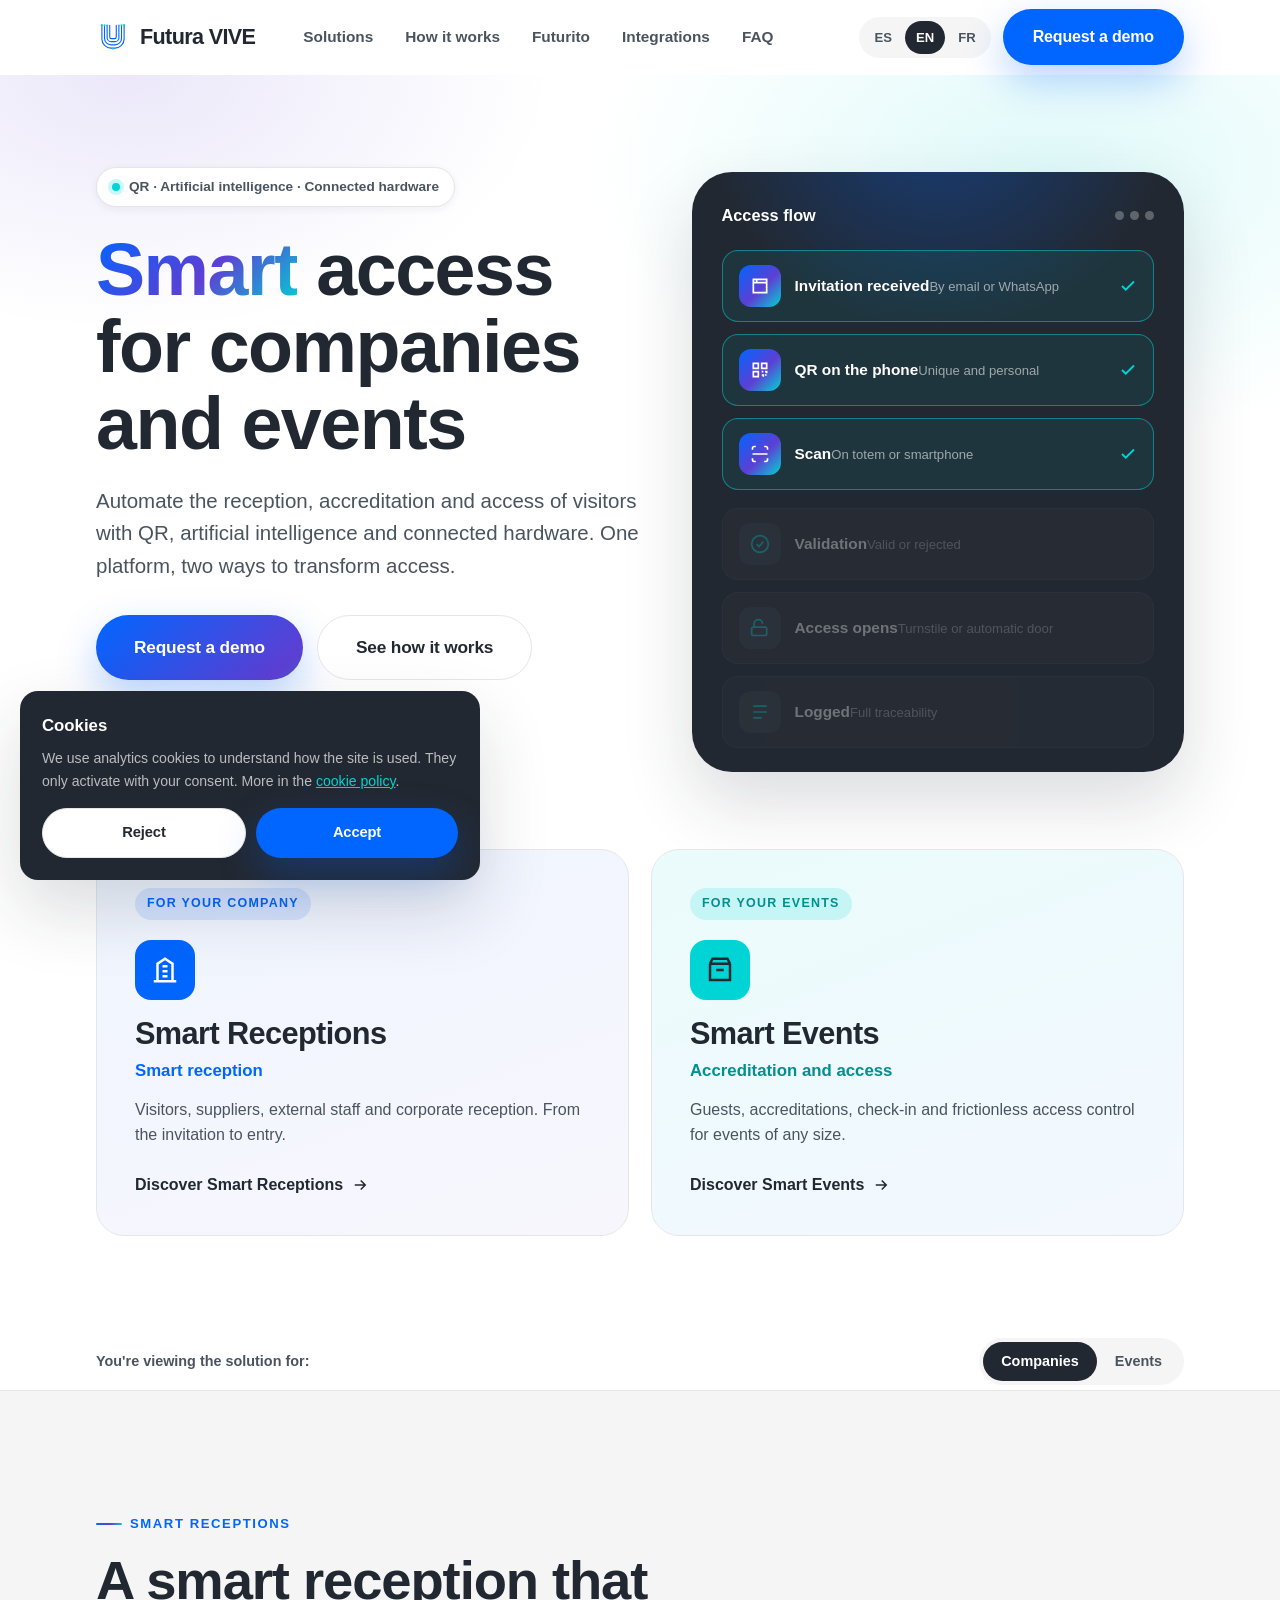
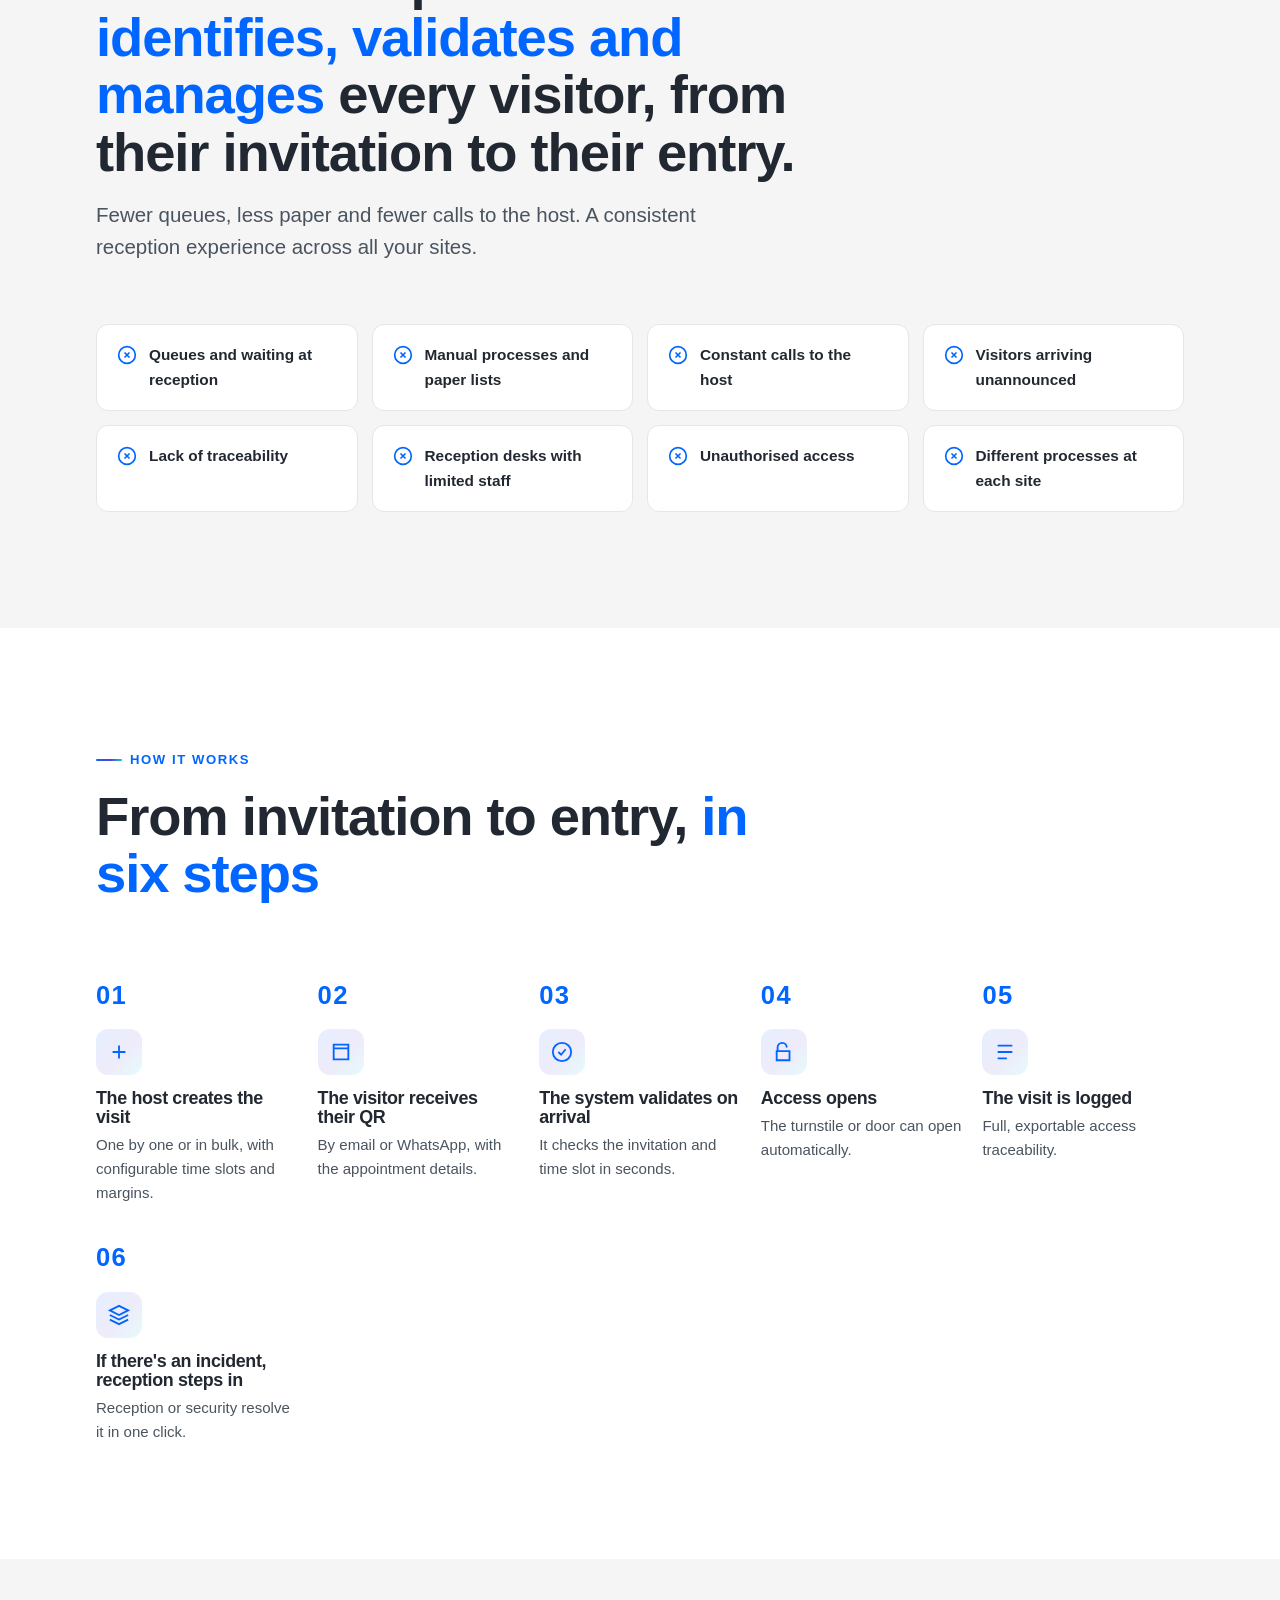
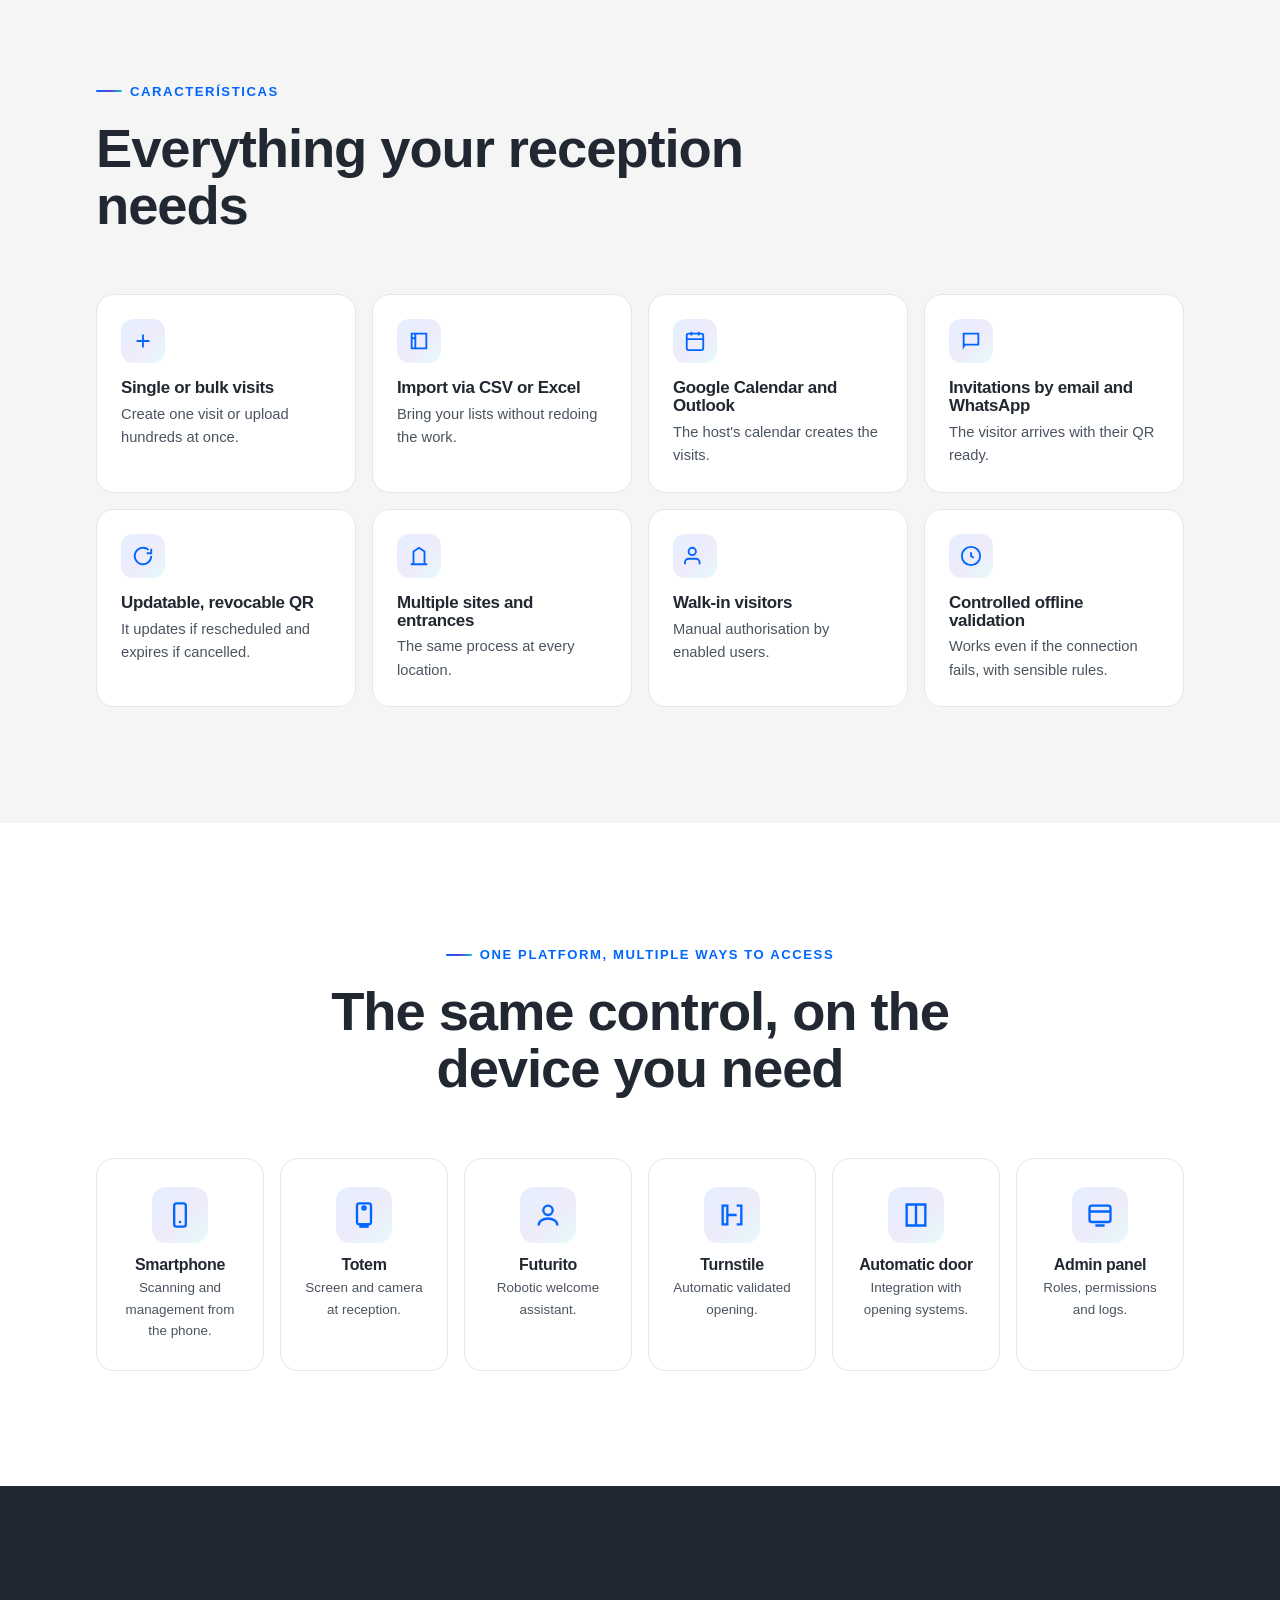
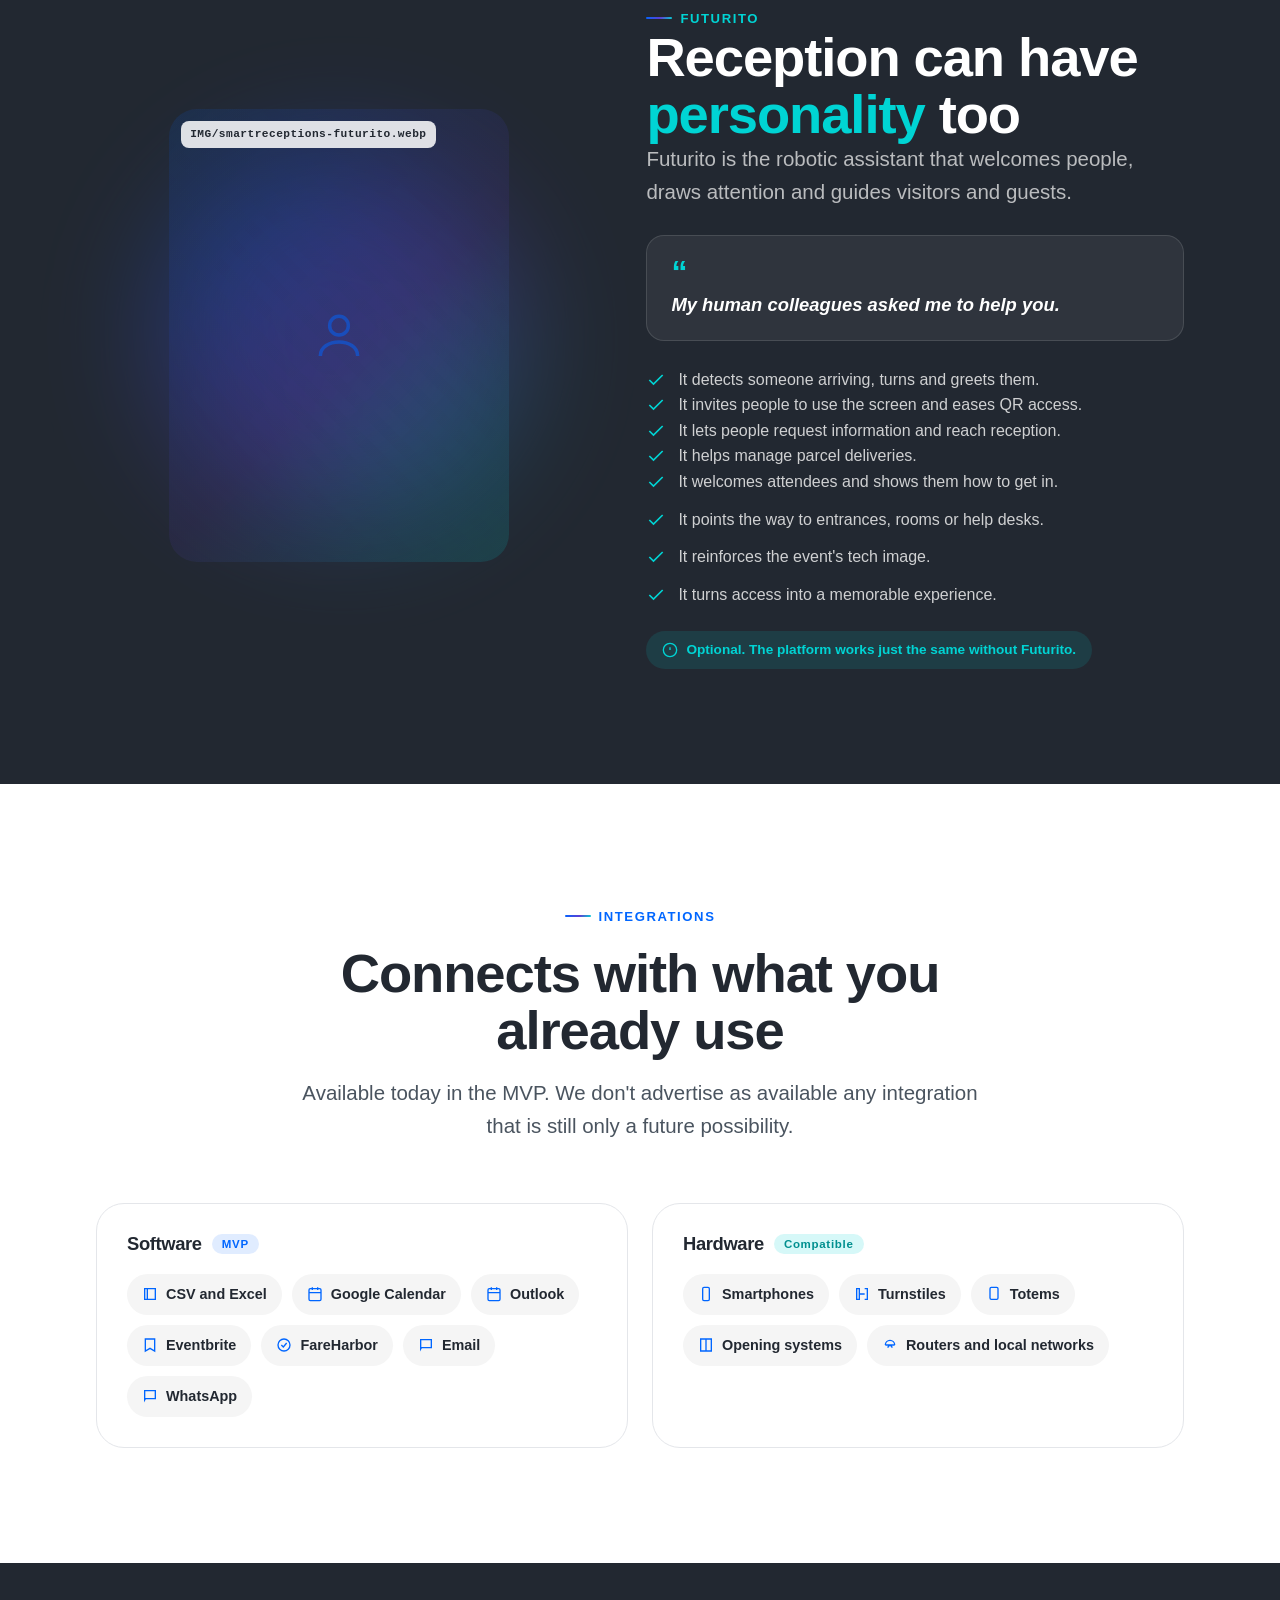
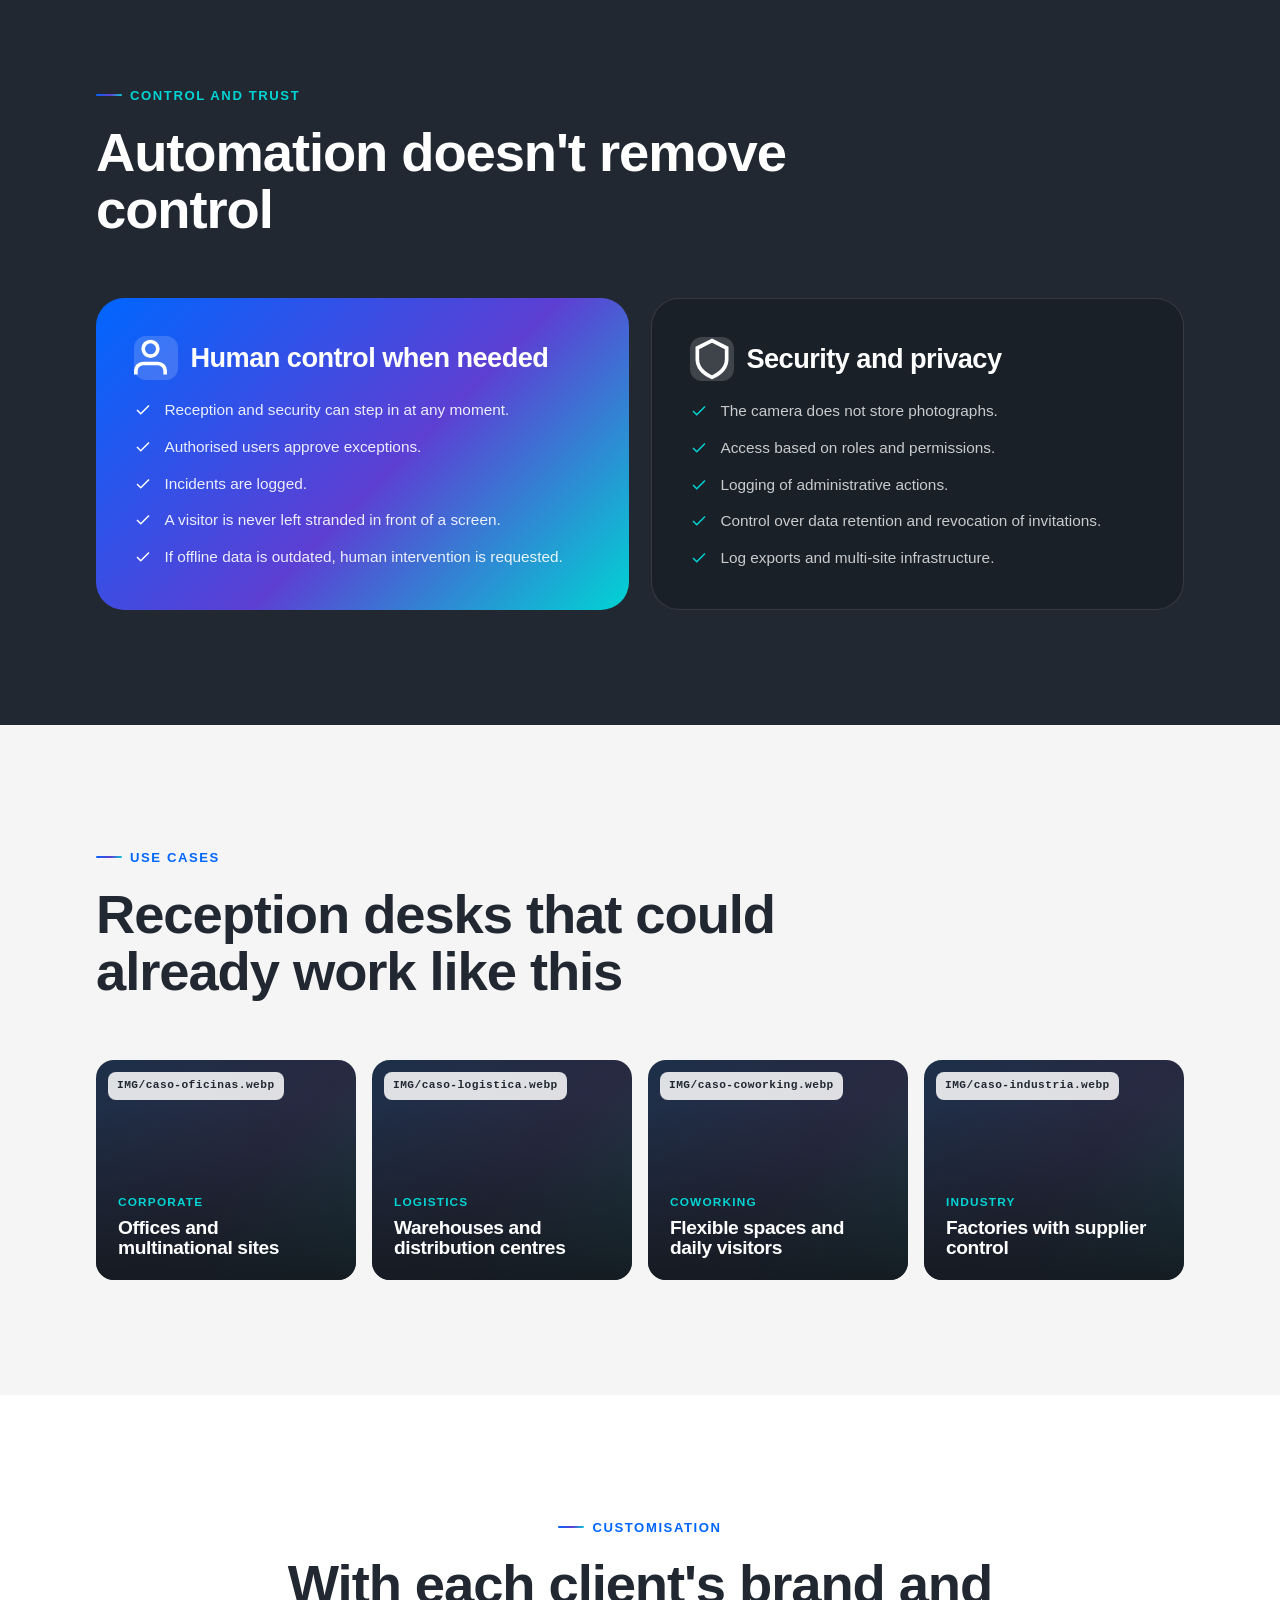
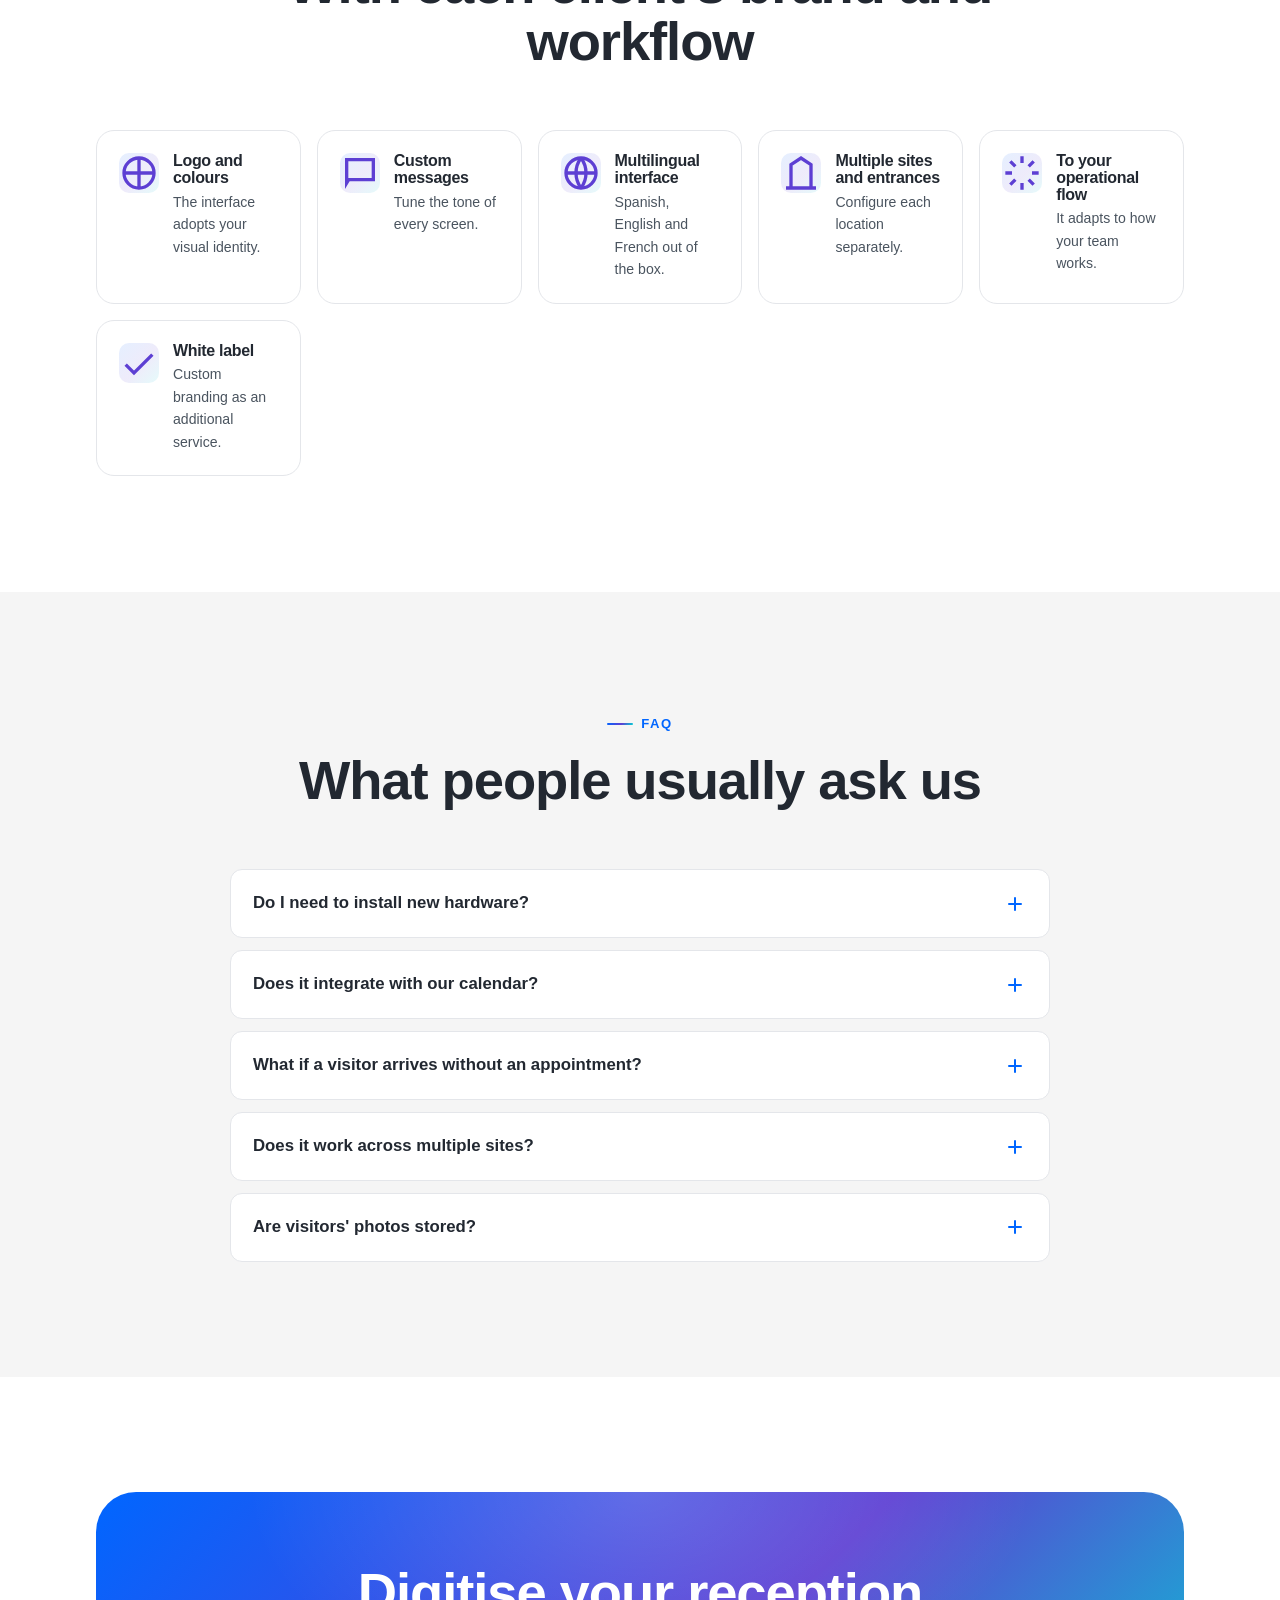
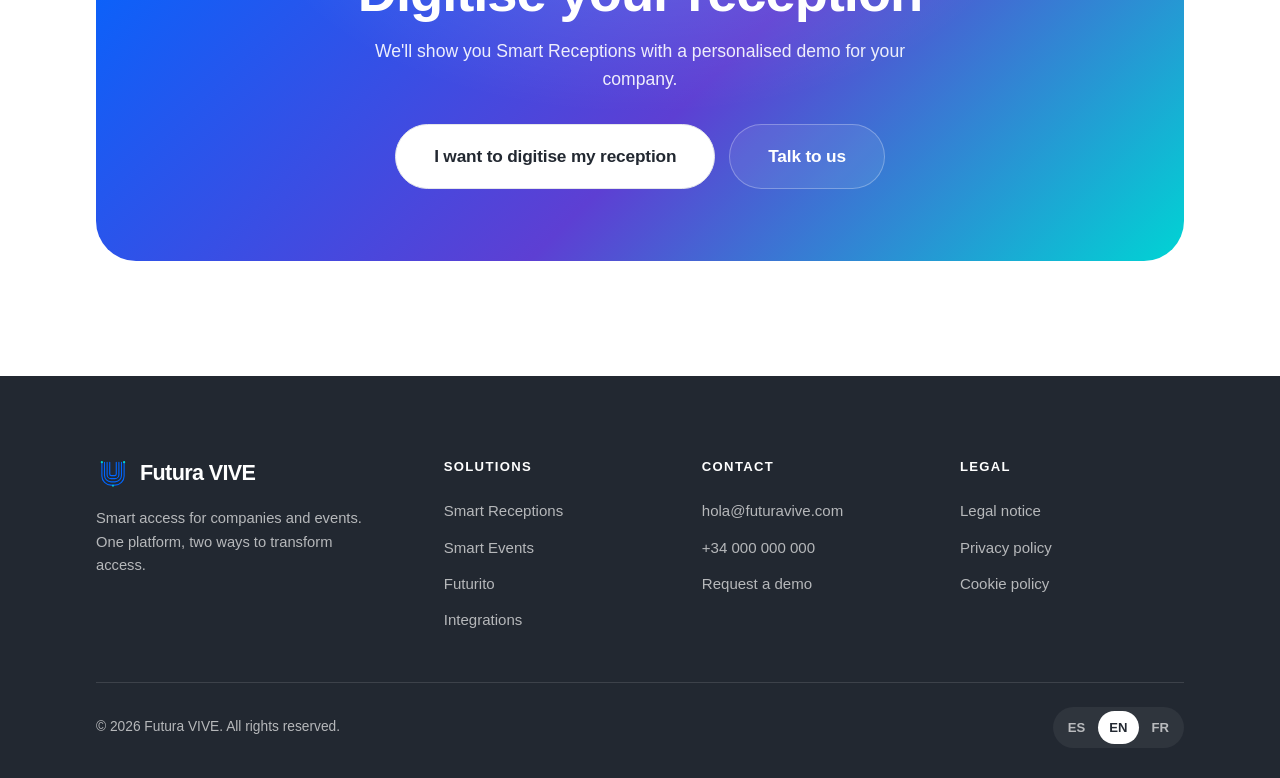
<file: en/index.html>
<!DOCTYPE html>
<html lang="en">
<head>
<meta charset="UTF-8">
<meta name="viewport" content="width=device-width, initial-scale=1">
<title>Smart Receptions | Smart access for companies and events</title>
<meta name="description" content="Automate reception, accreditation and access control with QR, artificial intelligence and connected hardware. One platform, two ways to transform access.">
<link rel="canonical" href="https://futuravive.com/en/">
<link rel="alternate" hreflang="es" href="https://futuravive.com/">
<link rel="alternate" hreflang="en" href="https://futuravive.com/en/">
<link rel="alternate" hreflang="fr" href="https://futuravive.com/fr/">
<link rel="alternate" hreflang="x-default" href="https://futuravive.com/">
<meta property="og:type" content="website">
<meta property="og:title" content="Smart Receptions | Smart access for companies and events">
<meta property="og:description" content="Automate reception, accreditation and access control with QR, AI and connected hardware.">
<meta property="og:url" content="https://futuravive.com/en/">
<meta property="og:image" content="https://futuravive.com/IMG/smartreceptions-og.jpg">
<meta property="og:image:width" content="1200">
<meta property="og:image:height" content="630">
<meta property="og:locale" content="en_GB">
<meta name="twitter:card" content="summary_large_image">
<meta name="twitter:title" content="Smart Receptions | Smart access for companies and events">
<meta name="twitter:description" content="Automate reception, accreditation and access control with QR, AI and connected hardware.">
<meta name="twitter:image" content="https://futuravive.com/IMG/smartreceptions-og.jpg">
<link rel="icon" href="/favicon.ico">
<link rel="stylesheet" href="/styles.css">
<script type="application/ld+json">
{
  "@context": "https://schema.org",
  "@graph": [
    {
      "@type": "Organization",
      "name": "Futura VIVE",
      "url": "https://futuravive.com/",
      "logo": "https://futuravive.com/IMG/smartreceptions-logo.webp",
      "description": "Smart access for companies and events: reception, accreditation and access control with QR, AI and connected hardware."
    },
    {
      "@type": "SoftwareApplication",
      "name": "Smart Receptions / Smart Events",
      "applicationCategory": "BusinessApplication",
      "operatingSystem": "Web",
      "offers": { "@type": "Offer", "priceCurrency": "EUR" },
      "description": "Smart reception and access-control platform for companies and events."
    }
  ]
}
</script>
</head>
<body data-active="company">

<!-- ============================ HEADER ============================ -->
<header class="site-header">
  <div class="container nav">
    <a class="brand" href="/" aria-label="Futura VIVE — inicio">
      <svg viewBox="0 0 96 104" fill="none" aria-hidden="true"><g stroke="#0066FF" stroke-width="3.4" stroke-linecap="round"><path d="M14 16 V58 a28 28 0 0 0 28 28 h12 a28 28 0 0 0 28 -28 V16"/><path d="M22 16 V56 a20 20 0 0 0 20 20 h12 a20 20 0 0 0 20 -20 V16"/><path d="M30 16 V54 a12 12 0 0 0 12 12 h12 a12 12 0 0 0 12 -12 V16"/><path d="M38 16 V52 a5 5 0 0 0 5 5 h10 a5 5 0 0 0 5 -5 V16"/></g><g fill="#00D4D4"><circle cx="14" cy="16" r="3.4"/><circle cx="82" cy="16" r="3.4"/><circle cx="22" cy="16" r="3"/><circle cx="74" cy="16" r="3"/><circle cx="30" cy="16" r="2.6"/><circle cx="66" cy="16" r="2.6"/><circle cx="48" cy="88" r="2.8"/></g></svg>
      <span class="word">Futura VIVE</span>
    </a>

    <nav class="nav-links" aria-label="Principal">
      <div class="has-drop">
        <a href="#solucion" aria-haspopup="true">Solutions</a>
        <div class="drop" role="menu">
          <button data-branch-set="company" role="menuitem">
            <span class="di b"><svg viewBox="0 0 24 24" fill="none" stroke="currentColor" stroke-width="2"><path d="M3 21h18M6 21V7l6-4 6 4v14M10 9h4M10 13h4M10 17h4"/></svg></span>
            <span><span class="dt">For companies</span><span class="ds">Smart Receptions · visitors and corporate reception</span></span>
          </button>
          <button data-branch-set="events" role="menuitem">
            <span class="di t"><svg viewBox="0 0 24 24" fill="none" stroke="currentColor" stroke-width="2"><path d="M4 7h16M4 7v13h16V7M4 7l2-4h12l2 4M9 12h6"/></svg></span>
            <span><span class="dt">For events</span><span class="ds">Smart Events · accreditation and check-in</span></span>
          </button>
        </div>
      </div>
      <a href="#como-funciona">How it works</a>
      <a href="#futurito">Futurito</a>
      <a href="#integraciones">Integrations</a>
      <a href="#faq">FAQ</a>
    </nav>

    <div class="nav-spacer"></div>
    <div class="nav-actions">
      <div class="lang desktop" role="group" aria-label="Idioma">
        <a href="/" data-lang-switch="es">ES</a>
        <a href="/en/" class="active" data-lang-switch="en" aria-current="true">EN</a>
        <a href="/fr/" data-lang-switch="fr">FR</a>
      </div>
      <button class="btn btn-primary" data-tally="header">Request a demo</button>
    </div>

    <button class="burger" aria-label="Open menu" aria-expanded="false" aria-controls="mobile-menu">
      <span></span><span></span><span></span>
    </button>
  </div>
</header>

<!-- Menú móvil -->
<div class="mobile-menu" id="mobile-menu">
  <a href="#solucion" data-branch-set="company" data-branch-link>For companies</a>
  <a href="#solucion" data-branch-set="events" data-branch-link>For events</a>
  <a href="#como-funciona">How it works</a>
  <a href="#futurito">Futurito</a>
  <a href="#integraciones">Integrations</a>
  <a href="#faq">FAQ</a>
  <button class="btn btn-primary btn-block" data-tally="mobile-menu" style="margin-top:16px">Request a demo</button>
  <div class="mm-lang">
    <a href="/" data-lang-switch="es">ES</a>
    <a href="/en/" class="active" data-lang-switch="en" aria-current="true">EN</a>
    <a href="/fr/" data-lang-switch="fr">FR</a>
  </div>
</div>

<!-- ============================ HERO ============================ -->
<section class="hero">
  <div class="hero-bg"></div>
  <div class="container hero-grid">
    <div class="hero-copy">
      <span class="hero-badge"><span class="dot"></span>QR · Artificial intelligence · Connected hardware</span>
      <h1><span class="hl-grad">Smart</span> access for companies and events</h1>
      <p class="lead">Automate the reception, accreditation and access of visitors with QR, artificial intelligence and connected hardware. One platform, two ways to transform access.</p>
      <div class="hero-ctas">
        <button class="btn btn-grad btn-lg" data-tally="hero-demo">Request a demo</button>
        <a href="#solucion" class="btn btn-line btn-lg">See how it works</a>
      </div>
      <div class="hero-trust">
        <span><svg viewBox="0 0 24 24" fill="none" stroke="currentColor" stroke-width="2"><path d="M20 6 9 17l-5-5"/></svg>No queues, no paper</span>
        <span><svg viewBox="0 0 24 24" fill="none" stroke="currentColor" stroke-width="2"><path d="M20 6 9 17l-5-5"/></svg>Multi-site and multilingual</span>
        <span><svg viewBox="0 0 24 24" fill="none" stroke="currentColor" stroke-width="2"><path d="M20 6 9 17l-5-5"/></svg>Human control when needed</span>
      </div>
    </div>

    <!-- Access flow animation -->
    <div class="flow-card" aria-hidden="true">
      <div class="flow-head">
        <span class="ft">Access flow</span>
        <span class="fdots"><span></span><span></span><span></span></span>
      </div>
      <div class="flow-steps">
        <div class="flow-step">
          <span class="fs-ic"><svg viewBox="0 0 24 24" fill="none" stroke="currentColor" stroke-width="2"><path d="M4 4h16v16H4zM4 8h16M8 4v4"/></svg></span>
          <span><span class="fs-t">Invitation received</span><span class="fs-d">By email or WhatsApp</span></span>
          <span class="fs-check"><svg viewBox="0 0 24 24" fill="none" stroke="currentColor" stroke-width="2.5" width="18" height="18"><path d="M20 6 9 17l-5-5"/></svg></span>
        </div>
        <div class="flow-step">
          <span class="fs-ic"><svg viewBox="0 0 24 24" fill="none" stroke="currentColor" stroke-width="2"><path d="M4 4h6v6H4zM14 4h6v6h-6zM4 14h6v6H4zM14 14h2M18 14h2v2M14 18h2v2M18 18h2"/></svg></span>
          <span><span class="fs-t">QR on the phone</span><span class="fs-d">Unique and personal</span></span>
          <span class="fs-check"><svg viewBox="0 0 24 24" fill="none" stroke="currentColor" stroke-width="2.5" width="18" height="18"><path d="M20 6 9 17l-5-5"/></svg></span>
        </div>
        <div class="flow-step">
          <span class="fs-ic"><svg viewBox="0 0 24 24" fill="none" stroke="currentColor" stroke-width="2"><path d="M3 7V5a2 2 0 0 1 2-2h2M17 3h2a2 2 0 0 1 2 2v2M21 17v2a2 2 0 0 1-2 2h-2M7 21H5a2 2 0 0 1-2-2v-2M3 12h18"/></svg></span>
          <span><span class="fs-t">Scan</span><span class="fs-d">On totem or smartphone</span></span>
          <span class="fs-check"><svg viewBox="0 0 24 24" fill="none" stroke="currentColor" stroke-width="2.5" width="18" height="18"><path d="M20 6 9 17l-5-5"/></svg></span>
        </div>
        <div class="flow-step">
          <span class="fs-ic"><svg viewBox="0 0 24 24" fill="none" stroke="currentColor" stroke-width="2"><path d="M12 2a10 10 0 1 0 0 20 10 10 0 0 0 0-20zM8 12l3 3 5-6"/></svg></span>
          <span><span class="fs-t">Validation</span><span class="fs-d">Valid or rejected</span></span>
          <span class="fs-check"><svg viewBox="0 0 24 24" fill="none" stroke="currentColor" stroke-width="2.5" width="18" height="18"><path d="M20 6 9 17l-5-5"/></svg></span>
        </div>
        <div class="flow-step">
          <span class="fs-ic"><svg viewBox="0 0 24 24" fill="none" stroke="currentColor" stroke-width="2"><path d="M5 11V7a5 5 0 0 1 10 0M4 11h14a2 2 0 0 1 2 2v6a2 2 0 0 1-2 2H4a2 2 0 0 1-2-2v-6a2 2 0 0 1 2-2z"/></svg></span>
          <span><span class="fs-t">Access opens</span><span class="fs-d">Turnstile or automatic door</span></span>
          <span class="fs-check"><svg viewBox="0 0 24 24" fill="none" stroke="currentColor" stroke-width="2.5" width="18" height="18"><path d="M20 6 9 17l-5-5"/></svg></span>
        </div>
        <div class="flow-step">
          <span class="fs-ic"><svg viewBox="0 0 24 24" fill="none" stroke="currentColor" stroke-width="2"><path d="M4 5h16M4 12h16M4 19h10"/></svg></span>
          <span><span class="fs-t">Logged</span><span class="fs-d">Full traceability</span></span>
          <span class="fs-check"><svg viewBox="0 0 24 24" fill="none" stroke="currentColor" stroke-width="2.5" width="18" height="18"><path d="M20 6 9 17l-5-5"/></svg></span>
        </div>
      </div>
    </div>
  </div>
</section>

<!-- ============================ SELECTOR ============================ -->
<section class="selector">
  <div class="container">
    <div class="selector-grid">
      <button class="pick company" data-branch-set="company" aria-label="Discover Smart Receptions for companies">
        <span class="pick-bg"></span>
        <span class="pick-tag">For your company</span>
        <span class="pick-ic"><svg viewBox="0 0 24 24" fill="none" stroke="currentColor" stroke-width="2"><path d="M3 21h18M6 21V7l6-4 6 4v14M10 9h4M10 13h4M10 17h4"/></svg></span>
        <h3>Smart Receptions</h3>
        <span class="pick-name">Smart reception</span>
        <p>Visitors, suppliers, external staff and corporate reception. From the invitation to entry.</p>
        <span class="pick-cta">Discover Smart Receptions <svg viewBox="0 0 24 24" fill="none" stroke="currentColor" stroke-width="2"><path d="M5 12h14M13 6l6 6-6 6"/></svg></span>
      </button>

      <button class="pick events" data-branch-set="events" aria-label="Discover Smart Events for events">
        <span class="pick-bg"></span>
        <span class="pick-tag">For your events</span>
        <span class="pick-ic"><svg viewBox="0 0 24 24" fill="none" stroke="currentColor" stroke-width="2"><path d="M4 7h16M4 7v13h16V7M4 7l2-4h12l2 4M9 12h6"/></svg></span>
        <h3>Smart Events</h3>
        <span class="pick-name">Accreditation and access</span>
        <p>Guests, accreditations, check-in and frictionless access control for events of any size.</p>
        <span class="pick-cta">Discover Smart Events <svg viewBox="0 0 24 24" fill="none" stroke="currentColor" stroke-width="2"><path d="M5 12h14M13 6l6 6-6 6"/></svg></span>
      </button>
    </div>
  </div>
</section>

<!-- ============================ BRANCH BAR ============================ -->
<div class="branch-bar">
  <div class="container">
    <span class="bb-label">You're viewing the solution for:</span>
    <div class="branch-switch">
      <button data-branch-btn="company">Companies</button>
      <button data-branch-btn="events">Events</button>
    </div>
  </div>
</div>

<!-- ============================ SOLUCIÓN (rama) ============================ -->
<section id="solucion" class="tint">
  <div class="container">
    <!-- EMPRESA -->
    <div data-branch="company">
      <div class="section-head reveal">
        <span class="eyebrow">Smart Receptions</span>
        <h2>A smart reception that <span class="hl">identifies, validates and manages</span> every visitor, from their invitation to their entry.</h2>
        <p class="lead">Fewer queues, less paper and fewer calls to the host. A consistent reception experience across all your sites.</p>
      </div>
    </div>
    <!-- EVENTOS -->
    <div data-branch="events">
      <div class="section-head reveal">
        <span class="eyebrow">Smart Events</span>
        <h2><span class="hl-t">Frictionless</span> accreditation and access for events of any size.</h2>
        <p class="lead">Fast scanning from the phone, one single access per QR and real-time capacity visibility.</p>
      </div>
    </div>

    <!-- Problemas -->
    <div data-branch="company">
      <div class="problems-grid reveal">
        <div class="prob"><span class="px"><svg viewBox="0 0 24 24" fill="none" stroke="currentColor" stroke-width="2" width="20" height="20"><circle cx="12" cy="12" r="10"/><path d="M15 9l-6 6M9 9l6 6"/></svg></span><span>Queues and waiting at reception</span></div>
        <div class="prob"><span class="px"><svg viewBox="0 0 24 24" fill="none" stroke="currentColor" stroke-width="2" width="20" height="20"><circle cx="12" cy="12" r="10"/><path d="M15 9l-6 6M9 9l6 6"/></svg></span><span>Manual processes and paper lists</span></div>
        <div class="prob"><span class="px"><svg viewBox="0 0 24 24" fill="none" stroke="currentColor" stroke-width="2" width="20" height="20"><circle cx="12" cy="12" r="10"/><path d="M15 9l-6 6M9 9l6 6"/></svg></span><span>Constant calls to the host</span></div>
        <div class="prob"><span class="px"><svg viewBox="0 0 24 24" fill="none" stroke="currentColor" stroke-width="2" width="20" height="20"><circle cx="12" cy="12" r="10"/><path d="M15 9l-6 6M9 9l6 6"/></svg></span><span>Visitors arriving unannounced</span></div>
        <div class="prob"><span class="px"><svg viewBox="0 0 24 24" fill="none" stroke="currentColor" stroke-width="2" width="20" height="20"><circle cx="12" cy="12" r="10"/><path d="M15 9l-6 6M9 9l6 6"/></svg></span><span>Lack of traceability</span></div>
        <div class="prob"><span class="px"><svg viewBox="0 0 24 24" fill="none" stroke="currentColor" stroke-width="2" width="20" height="20"><circle cx="12" cy="12" r="10"/><path d="M15 9l-6 6M9 9l6 6"/></svg></span><span>Reception desks with limited staff</span></div>
        <div class="prob"><span class="px"><svg viewBox="0 0 24 24" fill="none" stroke="currentColor" stroke-width="2" width="20" height="20"><circle cx="12" cy="12" r="10"/><path d="M15 9l-6 6M9 9l6 6"/></svg></span><span>Unauthorised access</span></div>
        <div class="prob"><span class="px"><svg viewBox="0 0 24 24" fill="none" stroke="currentColor" stroke-width="2" width="20" height="20"><circle cx="12" cy="12" r="10"/><path d="M15 9l-6 6M9 9l6 6"/></svg></span><span>Different processes at each site</span></div>
      </div>
    </div>
    <div data-branch="events">
      <div class="problems-grid reveal">
        <div class="prob"><span class="px"><svg viewBox="0 0 24 24" fill="none" stroke="currentColor" stroke-width="2" width="20" height="20"><circle cx="12" cy="12" r="10"/><path d="M15 9l-6 6M9 9l6 6"/></svg></span><span>Queues at the entrance</span></div>
        <div class="prob"><span class="px"><svg viewBox="0 0 24 24" fill="none" stroke="currentColor" stroke-width="2" width="20" height="20"><circle cx="12" cy="12" r="10"/><path d="M15 9l-6 6M9 9l6 6"/></svg></span><span>Slow scanners or complex systems</span></div>
        <div class="prob"><span class="px"><svg viewBox="0 0 24 24" fill="none" stroke="currentColor" stroke-width="2" width="20" height="20"><circle cx="12" cy="12" r="10"/><path d="M15 9l-6 6M9 9l6 6"/></svg></span><span>Duplicate guests</span></div>
        <div class="prob"><span class="px"><svg viewBox="0 0 24 24" fill="none" stroke="currentColor" stroke-width="2" width="20" height="20"><circle cx="12" cy="12" r="10"/><path d="M15 9l-6 6M9 9l6 6"/></svg></span><span>Tickets used more than once</span></div>
        <div class="prob"><span class="px"><svg viewBox="0 0 24 24" fill="none" stroke="currentColor" stroke-width="2" width="20" height="20"><circle cx="12" cy="12" r="10"/><path d="M15 9l-6 6M9 9l6 6"/></svg></span><span>Outdated lists</span></div>
        <div class="prob"><span class="px"><svg viewBox="0 0 24 24" fill="none" stroke="currentColor" stroke-width="2" width="20" height="20"><circle cx="12" cy="12" r="10"/><path d="M15 9l-6 6M9 9l6 6"/></svg></span><span>Over-reliance on specialised staff</span></div>
        <div class="prob"><span class="px"><svg viewBox="0 0 24 24" fill="none" stroke="currentColor" stroke-width="2" width="20" height="20"><circle cx="12" cy="12" r="10"/><path d="M15 9l-6 6M9 9l6 6"/></svg></span><span>No visibility of the access pace</span></div>
        <div class="prob"><span class="px"><svg viewBox="0 0 24 24" fill="none" stroke="currentColor" stroke-width="2" width="20" height="20"><circle cx="12" cy="12" r="10"/><path d="M15 9l-6 6M9 9l6 6"/></svg></span><span>Incidents hard to solve at the door</span></div>
      </div>
    </div>
  </div>
</section>

<!-- ============================ CÓMO FUNCIONA (rama) ============================ -->
<section id="como-funciona">
  <div class="container">
    <div class="section-head reveal">
      <span class="eyebrow">How it works</span>
      <h2 data-branch="company">From invitation to entry, <span class="hl">in six steps</span></h2>
      <h2 data-branch="events">From the list to access, <span class="hl">in six steps</span></h2>
    </div>

    <!-- EMPRESA -->
    <div data-branch="company">
      <div class="steps reveal">
        <div class="step"><span class="st-n"></span><div class="st-ic"><svg viewBox="0 0 24 24" fill="none" stroke="currentColor" stroke-width="2" width="22" height="22"><path d="M12 5v14M5 12h14"/></svg></div><h3>The host creates the visit</h3><p>One by one or in bulk, with configurable time slots and margins.</p></div>
        <div class="step"><span class="st-n"></span><div class="st-ic"><svg viewBox="0 0 24 24" fill="none" stroke="currentColor" stroke-width="2" width="22" height="22"><path d="M4 4h16v16H4zM4 8h16"/></svg></div><h3>The visitor receives their QR</h3><p>By email or WhatsApp, with the appointment details.</p></div>
        <div class="step"><span class="st-n"></span><div class="st-ic"><svg viewBox="0 0 24 24" fill="none" stroke="currentColor" stroke-width="2" width="22" height="22"><path d="M12 2a10 10 0 1 0 0 20 10 10 0 0 0 0-20zM8 12l3 3 5-6"/></svg></div><h3>The system validates on arrival</h3><p>It checks the invitation and time slot in seconds.</p></div>
        <div class="step"><span class="st-n"></span><div class="st-ic"><svg viewBox="0 0 24 24" fill="none" stroke="currentColor" stroke-width="2" width="22" height="22"><path d="M5 11V7a5 5 0 0 1 10 0M4 11h14v10H4z"/></svg></div><h3>Access opens</h3><p>The turnstile or door can open automatically.</p></div>
        <div class="step"><span class="st-n"></span><div class="st-ic"><svg viewBox="0 0 24 24" fill="none" stroke="currentColor" stroke-width="2" width="22" height="22"><path d="M4 5h16M4 12h16M4 19h10"/></svg></div><h3>The visit is logged</h3><p>Full, exportable access traceability.</p></div>
        <div class="step"><span class="st-n"></span><div class="st-ic"><svg viewBox="0 0 24 24" fill="none" stroke="currentColor" stroke-width="2" width="22" height="22"><path d="M12 2 2 7l10 5 10-5zM2 17l10 5 10-5M2 12l10 5 10-5"/></svg></div><h3>If there's an incident, reception steps in</h3><p>Reception or security resolve it in one click.</p></div>
      </div>
    </div>

    <!-- EVENTOS -->
    <div data-branch="events">
      <div class="steps reveal">
        <div class="step"><span class="st-n"></span><div class="st-ic"><svg viewBox="0 0 24 24" fill="none" stroke="currentColor" stroke-width="2" width="22" height="22"><path d="M21 12a9 9 0 1 1-3-6.7M21 4v5h-5"/></svg></div><h3>Attendees are imported or synced</h3><p>From CSV, Excel, Eventbrite or FareHarbor.</p></div>
        <div class="step"><span class="st-n"></span><div class="st-ic"><svg viewBox="0 0 24 24" fill="none" stroke="currentColor" stroke-width="2" width="22" height="22"><path d="M4 4h16v16H4zM4 8h16"/></svg></div><h3>Each guest receives a QR</h3><p>By email or WhatsApp, ready for the day of the event.</p></div>
        <div class="step"><span class="st-n"></span><div class="st-ic"><svg viewBox="0 0 24 24" fill="none" stroke="currentColor" stroke-width="2" width="22" height="22"><path d="M5 3h14v18l-7-4-7 4z"/></svg></div><h3>Staff scan with their smartphone</h3><p>A simplified interface built for the door.</p></div>
        <div class="step"><span class="st-n"></span><div class="st-ic"><svg viewBox="0 0 24 24" fill="none" stroke="currentColor" stroke-width="2" width="22" height="22"><path d="M12 2a10 10 0 1 0 0 20 10 10 0 0 0 0-20zM8 12l3 3 5-6"/></svg></div><h3>The screen shows valid or rejected</h3><p>A clear, immediate decision for the staff.</p></div>
        <div class="step"><span class="st-n"></span><div class="st-ic"><svg viewBox="0 0 24 24" fill="none" stroke="currentColor" stroke-width="2" width="22" height="22"><path d="M9 11l3 3L22 4M21 12v7a2 2 0 0 1-2 2H5a2 2 0 0 1-2-2V5a2 2 0 0 1 2-2h11"/></svg></div><h3>The QR is consumed after access</h3><p>One single access per code, no duplicates.</p></div>
        <div class="step"><span class="st-n"></span><div class="st-ic"><svg viewBox="0 0 24 24" fill="none" stroke="currentColor" stroke-width="2" width="22" height="22"><path d="M17 21v-2a4 4 0 0 0-4-4H5a4 4 0 0 0-4 4v2M9 11a4 4 0 1 0 0-8 4 4 0 0 0 0 8zM23 21v-2a4 4 0 0 0-3-3.87"/></svg></div><h3>Incidents are escalated to a Manager</h3><p>Separate roles for Staff, Manager and Administrator.</p></div>
      </div>
    </div>
  </div>
</section>

<!-- ============================ CARACTERÍSTICAS (rama) ============================ -->
<section class="tint">
  <div class="container">
    <div class="section-head reveal">
      <span class="eyebrow">Características</span>
      <h2 data-branch="company">Everything your reception needs</h2>
      <h2 data-branch="events">Everything your event's door needs</h2>
    </div>

    <!-- EMPRESA -->
    <div data-branch="company">
      <div class="features reveal">
        <div class="feat"><div class="feat-ic"><svg viewBox="0 0 24 24" fill="none" stroke="currentColor" stroke-width="2" width="22" height="22"><path d="M12 5v14M5 12h14"/></svg></div><h3>Single or bulk visits</h3><p>Create one visit or upload hundreds at once.</p></div>
        <div class="feat"><div class="feat-ic"><svg viewBox="0 0 24 24" fill="none" stroke="currentColor" stroke-width="2" width="22" height="22"><path d="M4 4h16v16H4zM8 4v16M4 9h4"/></svg></div><h3>Import via CSV or Excel</h3><p>Bring your lists without redoing the work.</p></div>
        <div class="feat"><div class="feat-ic"><svg viewBox="0 0 24 24" fill="none" stroke="currentColor" stroke-width="2" width="22" height="22"><path d="M8 2v4M16 2v4M3 10h18M5 4h14a2 2 0 0 1 2 2v14a2 2 0 0 1-2 2H5a2 2 0 0 1-2-2V6a2 2 0 0 1 2-2z"/></svg></div><h3>Google Calendar and Outlook</h3><p>The host's calendar creates the visits.</p></div>
        <div class="feat"><div class="feat-ic"><svg viewBox="0 0 24 24" fill="none" stroke="currentColor" stroke-width="2" width="22" height="22"><path d="M4 4h16v12H5.2L4 18z"/></svg></div><h3>Invitations by email and WhatsApp</h3><p>The visitor arrives with their QR ready.</p></div>
        <div class="feat"><div class="feat-ic"><svg viewBox="0 0 24 24" fill="none" stroke="currentColor" stroke-width="2" width="22" height="22"><path d="M21 12a9 9 0 1 1-3-6.7M21 4v5h-5"/></svg></div><h3>Updatable, revocable QR</h3><p>It updates if rescheduled and expires if cancelled.</p></div>
        <div class="feat"><div class="feat-ic"><svg viewBox="0 0 24 24" fill="none" stroke="currentColor" stroke-width="2" width="22" height="22"><path d="M3 21h18M6 21V7l6-4 6 4v14"/></svg></div><h3>Multiple sites and entrances</h3><p>The same process at every location.</p></div>
        <div class="feat"><div class="feat-ic"><svg viewBox="0 0 24 24" fill="none" stroke="currentColor" stroke-width="2" width="22" height="22"><path d="M17 21v-2a4 4 0 0 0-4-4H5a4 4 0 0 0-4 4v2M9 11a4 4 0 1 0 0-8 4 4 0 0 0 0 8z"/></svg></div><h3>Walk-in visitors</h3><p>Manual authorisation by enabled users.</p></div>
        <div class="feat"><div class="feat-ic"><svg viewBox="0 0 24 24" fill="none" stroke="currentColor" stroke-width="2" width="22" height="22"><path d="M12 2a10 10 0 1 0 0 20 10 10 0 0 0 0-20zM12 8v4l3 2"/></svg></div><h3>Controlled offline validation</h3><p>Works even if the connection fails, with sensible rules.</p></div>
      </div>
    </div>

    <!-- EVENTOS -->
    <div data-branch="events">
      <div class="features reveal">
        <div class="feat"><div class="feat-ic"><svg viewBox="0 0 24 24" fill="none" stroke="currentColor" stroke-width="2" width="22" height="22"><path d="M12 5v14M5 12h14"/></svg></div><h3>Manual attendee creation</h3><p>Add last-minute guests in seconds.</p></div>
        <div class="feat"><div class="feat-ic"><svg viewBox="0 0 24 24" fill="none" stroke="currentColor" stroke-width="2" width="22" height="22"><path d="M4 4h16v16H4zM8 4v16M4 9h4"/></svg></div><h3>Import via CSV or Excel</h3><p>Upload your full attendee list.</p></div>
        <div class="feat"><div class="feat-ic"><svg viewBox="0 0 24 24" fill="none" stroke="currentColor" stroke-width="2" width="22" height="22"><path d="M21 12a9 9 0 1 1-3-6.7M21 4v5h-5"/></svg></div><h3>Eventbrite and FareHarbor</h3><p>Sync attendees at any time.</p></div>
        <div class="feat"><div class="feat-ic"><svg viewBox="0 0 24 24" fill="none" stroke="currentColor" stroke-width="2" width="22" height="22"><path d="M5 3h14v18l-7-4-7 4z"/></svg></div><h3>Scanning from smartphones</h3><p>No dedicated scanners or installations.</p></div>
        <div class="feat"><div class="feat-ic"><svg viewBox="0 0 24 24" fill="none" stroke="currentColor" stroke-width="2" width="22" height="22"><path d="M9 11l3 3L22 4M21 12v7a2 2 0 0 1-2 2H5a2 2 0 0 1-2-2V5a2 2 0 0 1 2-2h11"/></svg></div><h3>One single access per QR</h3><p>Handling of duplicates and already-used codes.</p></div>
        <div class="feat"><div class="feat-ic"><svg viewBox="0 0 24 24" fill="none" stroke="currentColor" stroke-width="2" width="22" height="22"><path d="M17 21v-2a4 4 0 0 0-4-4H5a4 4 0 0 0-4 4v2M9 11a4 4 0 1 0 0-8 4 4 0 0 0 0 8z"/></svg></div><h3>Manual check-in</h3><p>For guests arriving without a code.</p></div>
        <div class="feat"><div class="feat-ic"><svg viewBox="0 0 24 24" fill="none" stroke="currentColor" stroke-width="2" width="22" height="22"><path d="M3 3v18h18M7 14l4-4 3 3 5-6"/></svg></div><h3>Statistics and exports</h3><p>Capacity, entries per hour and no-shows.</p></div>
        <div class="feat"><div class="feat-ic"><svg viewBox="0 0 24 24" fill="none" stroke="currentColor" stroke-width="2" width="22" height="22"><path d="M12 2a10 10 0 1 0 0 20 10 10 0 0 0 0-20zM12 8v4l3 2"/></svg></div><h3>Controlled offline operation</h3><p>The door keeps working if the network drops.</p></div>
      </div>
    </div>
  </div>
</section>

<!-- ============================ MODALIDADES DE ACCESO (compartida) ============================ -->
<section>
  <div class="container">
    <div class="section-head center reveal">
      <span class="eyebrow">One platform, multiple ways to access</span>
      <h2>The same control, on the device you need</h2>
    </div>
    <div class="access-grid reveal">
      <div class="access"><div class="ac-ic"><svg viewBox="0 0 24 24" fill="none" stroke="currentColor" stroke-width="2"><rect x="7" y="2" width="10" height="20" rx="2"/><path d="M11 18h2"/></svg></div><h3>Smartphone</h3><p>Scanning and management from the phone.</p></div>
      <div class="access"><div class="ac-ic"><svg viewBox="0 0 24 24" fill="none" stroke="currentColor" stroke-width="2"><rect x="6" y="2" width="12" height="18" rx="2"/><circle cx="12" cy="6" r="1.4"/><path d="M9 20h6v2H9z"/></svg></div><h3>Totem</h3><p>Screen and camera at reception.</p></div>
      <div class="access"><div class="ac-ic"><svg viewBox="0 0 24 24" fill="none" stroke="currentColor" stroke-width="2"><circle cx="12" cy="8" r="4"/><path d="M4 21c0-4 4-6 8-6s8 2 8 6"/></svg></div><h3>Futurito</h3><p>Robotic welcome assistant.</p></div>
      <div class="access"><div class="ac-ic"><svg viewBox="0 0 24 24" fill="none" stroke="currentColor" stroke-width="2"><path d="M4 4h4v16H4zM16 4h4v16h-4M8 12h8"/></svg></div><h3>Turnstile</h3><p>Automatic validated opening.</p></div>
      <div class="access"><div class="ac-ic"><svg viewBox="0 0 24 24" fill="none" stroke="currentColor" stroke-width="2"><path d="M4 3h16v18H4zM12 3v18M9 12h.01"/></svg></div><h3>Automatic door</h3><p>Integration with opening systems.</p></div>
      <div class="access"><div class="ac-ic"><svg viewBox="0 0 24 24" fill="none" stroke="currentColor" stroke-width="2"><rect x="3" y="4" width="18" height="14" rx="2"/><path d="M3 9h18M8 21h8"/></svg></div><h3>Admin panel</h3><p>Roles, permissions and logs.</p></div>
    </div>
  </div>
</section>

<!-- ============================ FUTURITO (compartida + rama) ============================ -->
<section id="futurito" class="dark">
  <div class="container">
    <div class="futurito-grid">
      <div class="futurito-visual reveal">
        <span class="halo"></span>
        <div class="ph bot" style="aspect-ratio:3/4;border-radius:28px">
          <span class="ph-tag">IMG/smartreceptions-futurito.webp</span>
          <svg viewBox="0 0 24 24" fill="none" stroke="currentColor" stroke-width="1.5"><circle cx="12" cy="8" r="4"/><path d="M4 21c0-4 4-6 8-6s8 2 8 6"/></svg>
        </div>
      </div>
      <div class="futurito-copy reveal">
        <span class="eyebrow">Futurito</span>
        <h2>Reception can have <span class="hl-t">personality</span> too</h2>
        <p class="lead">Futurito is the robotic assistant that welcomes people, draws attention and guides visitors and guests.</p>
        <div class="futurito-quote">
          <span class="fq-mark">“</span>
          <p>My human colleagues asked me to help you.</p>
        </div>

        <ul class="futurito-list" data-branch="company">
          <li><svg viewBox="0 0 24 24" fill="none" stroke="currentColor" stroke-width="2"><path d="M20 6 9 17l-5-5"/></svg>It detects someone arriving, turns and greets them.</li>
          <li><svg viewBox="0 0 24 24" fill="none" stroke="currentColor" stroke-width="2"><path d="M20 6 9 17l-5-5"/></svg>It invites people to use the screen and eases QR access.</li>
          <li><svg viewBox="0 0 24 24" fill="none" stroke="currentColor" stroke-width="2"><path d="M20 6 9 17l-5-5"/></svg>It lets people request information and reach reception.</li>
          <li><svg viewBox="0 0 24 24" fill="none" stroke="currentColor" stroke-width="2"><path d="M20 6 9 17l-5-5"/></svg>It helps manage parcel deliveries.</li>
        </ul>
        <ul class="futurito-list" data-branch="events">
          <li><svg viewBox="0 0 24 24" fill="none" stroke="currentColor" stroke-width="2"><path d="M20 6 9 17l-5-5"/></svg>It welcomes attendees and shows them how to get in.</li>
          <li><svg viewBox="0 0 24 24" fill="none" stroke="currentColor" stroke-width="2"><path d="M20 6 9 17l-5-5"/></svg>It points the way to entrances, rooms or help desks.</li>
          <li><svg viewBox="0 0 24 24" fill="none" stroke="currentColor" stroke-width="2"><path d="M20 6 9 17l-5-5"/></svg>It reinforces the event's tech image.</li>
          <li><svg viewBox="0 0 24 24" fill="none" stroke="currentColor" stroke-width="2"><path d="M20 6 9 17l-5-5"/></svg>It turns access into a memorable experience.</li>
        </ul>

        <span class="pill-optional"><svg viewBox="0 0 24 24" fill="none" stroke="currentColor" stroke-width="2" width="16" height="16"><path d="M12 2a10 10 0 1 0 0 20 10 10 0 0 0 0-20zM12 8v4M12 16h.01"/></svg>Optional. The platform works just the same without Futurito.</span>
      </div>
    </div>
  </div>
</section>

<!-- ============================ INTEGRACIONES (compartida) ============================ -->
<section id="integraciones">
  <div class="container">
    <div class="section-head center reveal">
      <span class="eyebrow">Integrations</span>
      <h2>Connects with what you already use</h2>
      <p class="lead" style="margin-inline:auto">Available today in the MVP. We don't advertise as available any integration that is still only a future possibility.</p>
    </div>
    <div class="integ-cols reveal">
      <div class="integ-card">
        <h3>Software <span class="tagx mvp">MVP</span></h3>
        <ul class="integ-list">
          <li><svg viewBox="0 0 24 24" fill="none" stroke="currentColor" stroke-width="2"><path d="M4 4h16v16H4zM8 4v16"/></svg>CSV and Excel</li>
          <li><svg viewBox="0 0 24 24" fill="none" stroke="currentColor" stroke-width="2"><rect x="3" y="4" width="18" height="18" rx="2"/><path d="M3 10h18M8 2v4M16 2v4"/></svg>Google Calendar</li>
          <li><svg viewBox="0 0 24 24" fill="none" stroke="currentColor" stroke-width="2"><rect x="3" y="4" width="18" height="18" rx="2"/><path d="M3 10h18M8 2v4M16 2v4"/></svg>Outlook</li>
          <li><svg viewBox="0 0 24 24" fill="none" stroke="currentColor" stroke-width="2"><path d="M5 3h14v18l-7-4-7 4z"/></svg>Eventbrite</li>
          <li><svg viewBox="0 0 24 24" fill="none" stroke="currentColor" stroke-width="2"><circle cx="12" cy="12" r="9"/><path d="M8 12l3 3 5-6"/></svg>FareHarbor</li>
          <li><svg viewBox="0 0 24 24" fill="none" stroke="currentColor" stroke-width="2"><path d="M4 4h16v12H5.2L4 18z"/></svg>Email</li>
          <li><svg viewBox="0 0 24 24" fill="none" stroke="currentColor" stroke-width="2"><path d="M4 4h16v12H5.2L4 18z"/></svg>WhatsApp</li>
        </ul>
      </div>
      <div class="integ-card">
        <h3>Hardware <span class="tagx hw">Compatible</span></h3>
        <ul class="integ-list">
          <li><svg viewBox="0 0 24 24" fill="none" stroke="currentColor" stroke-width="2"><rect x="7" y="2" width="10" height="20" rx="2"/></svg>Smartphones</li>
          <li><svg viewBox="0 0 24 24" fill="none" stroke="currentColor" stroke-width="2"><path d="M4 4h4v16H4zM16 4h4v16h-4M8 12h8"/></svg>Turnstiles</li>
          <li><svg viewBox="0 0 24 24" fill="none" stroke="currentColor" stroke-width="2"><rect x="6" y="2" width="12" height="18" rx="2"/></svg>Totems</li>
          <li><svg viewBox="0 0 24 24" fill="none" stroke="currentColor" stroke-width="2"><path d="M4 3h16v18H4zM12 3v18"/></svg>Opening systems</li>
          <li><svg viewBox="0 0 24 24" fill="none" stroke="currentColor" stroke-width="2"><path d="M5 12h14M5 12a7 7 0 0 1 14 0M9 16a3 3 0 0 1 6 0"/></svg>Routers and local networks</li>
        </ul>
      </div>
    </div>
  </div>
</section>

<!-- ============================ SEGURIDAD Y CONTROL HUMANO (compartida) ============================ -->
<section class="dark">
  <div class="container">
    <div class="section-head reveal">
      <span class="eyebrow">Control and trust</span>
      <h2>Automation doesn't remove control</h2>
    </div>
    <div class="split reveal">
      <div class="split-card hum">
        <h3><span class="sc-ic"><svg viewBox="0 0 24 24" fill="none" stroke="currentColor" stroke-width="2"><path d="M17 21v-2a4 4 0 0 0-4-4H5a4 4 0 0 0-4 4v2M9 11a4 4 0 1 0 0-8 4 4 0 0 0 0 8z"/></svg></span>Human control when needed</h3>
        <ul class="split-list">
          <li><svg viewBox="0 0 24 24" fill="none" stroke="currentColor" stroke-width="2"><path d="M20 6 9 17l-5-5"/></svg>Reception and security can step in at any moment.</li>
          <li><svg viewBox="0 0 24 24" fill="none" stroke="currentColor" stroke-width="2"><path d="M20 6 9 17l-5-5"/></svg>Authorised users approve exceptions.</li>
          <li><svg viewBox="0 0 24 24" fill="none" stroke="currentColor" stroke-width="2"><path d="M20 6 9 17l-5-5"/></svg>Incidents are logged.</li>
          <li><svg viewBox="0 0 24 24" fill="none" stroke="currentColor" stroke-width="2"><path d="M20 6 9 17l-5-5"/></svg>A visitor is never left stranded in front of a screen.</li>
          <li><svg viewBox="0 0 24 24" fill="none" stroke="currentColor" stroke-width="2"><path d="M20 6 9 17l-5-5"/></svg>If offline data is outdated, human intervention is requested.</li>
        </ul>
      </div>
      <div class="split-card sec">
        <h3><span class="sc-ic"><svg viewBox="0 0 24 24" fill="none" stroke="currentColor" stroke-width="2"><path d="M12 2 4 6v6c0 5 3.5 8 8 10 4.5-2 8-5 8-10V6z"/></svg></span>Security and privacy</h3>
        <ul class="split-list">
          <li><svg viewBox="0 0 24 24" fill="none" stroke="currentColor" stroke-width="2"><path d="M20 6 9 17l-5-5"/></svg>The camera does not store photographs.</li>
          <li><svg viewBox="0 0 24 24" fill="none" stroke="currentColor" stroke-width="2"><path d="M20 6 9 17l-5-5"/></svg>Access based on roles and permissions.</li>
          <li><svg viewBox="0 0 24 24" fill="none" stroke="currentColor" stroke-width="2"><path d="M20 6 9 17l-5-5"/></svg>Logging of administrative actions.</li>
          <li><svg viewBox="0 0 24 24" fill="none" stroke="currentColor" stroke-width="2"><path d="M20 6 9 17l-5-5"/></svg>Control over data retention and revocation of invitations.</li>
          <li><svg viewBox="0 0 24 24" fill="none" stroke="currentColor" stroke-width="2"><path d="M20 6 9 17l-5-5"/></svg>Log exports and multi-site infrastructure.</li>
        </ul>
      </div>
    </div>
  </div>
</section>

<!-- ============================ CASOS DE USO (rama) ============================ -->
<section class="tint">
  <div class="container">
    <div class="section-head reveal">
      <span class="eyebrow">Use cases</span>
      <h2 data-branch="company">Reception desks that could already work like this</h2>
      <h2 data-branch="events">Events that could already work like this</h2>
    </div>

    <div data-branch="company">
      <div class="cases reveal">
        <div class="case"><div class="case-img ph"><span class="ph-tag">IMG/caso-oficinas.webp</span></div><span class="case-tag">Corporate</span><h3>Offices and multinational sites</h3></div>
        <div class="case"><div class="case-img ph"><span class="ph-tag">IMG/caso-logistica.webp</span></div><span class="case-tag">Logistics</span><h3>Warehouses and distribution centres</h3></div>
        <div class="case"><div class="case-img ph"><span class="ph-tag">IMG/caso-coworking.webp</span></div><span class="case-tag">Coworking</span><h3>Flexible spaces and daily visitors</h3></div>
        <div class="case"><div class="case-img ph"><span class="ph-tag">IMG/caso-industria.webp</span></div><span class="case-tag">Industry</span><h3>Factories with supplier control</h3></div>
      </div>
    </div>
    <div data-branch="events">
      <div class="cases reveal">
        <div class="case"><div class="case-img ph"><span class="ph-tag">IMG/caso-ferias.webp</span></div><span class="case-tag">Trade shows</span><h3>Conferences and professional trade shows</h3></div>
        <div class="case"><div class="case-img ph"><span class="ph-tag">IMG/caso-conciertos.webp</span></div><span class="case-tag">Concerts</span><h3>Mass access with capacity control</h3></div>
        <div class="case"><div class="case-img ph"><span class="ph-tag">IMG/caso-corporativo.webp</span></div><span class="case-tag">Corporate</span><h3>Company events and launches</h3></div>
        <div class="case"><div class="case-img ph"><span class="ph-tag">IMG/caso-cultura.webp</span></div><span class="case-tag">Culture</span><h3>Museums, festivals and activities</h3></div>
      </div>
    </div>
  </div>
</section>

<!-- ============================ PERSONALIZACIÓN (compartida) ============================ -->
<section>
  <div class="container">
    <div class="section-head center reveal">
      <span class="eyebrow">Customisation</span>
      <h2>With each client's brand and workflow</h2>
    </div>
    <div class="custom-grid reveal">
      <div class="custom"><span class="cx-ic"><svg viewBox="0 0 24 24" fill="none" stroke="currentColor" stroke-width="2"><circle cx="12" cy="12" r="9"/><path d="M12 3v18M3 12h18"/></svg></span><div><h3>Logo and colours</h3><p>The interface adopts your visual identity.</p></div></div>
      <div class="custom"><span class="cx-ic"><svg viewBox="0 0 24 24" fill="none" stroke="currentColor" stroke-width="2"><path d="M4 4h16v12H5.2L4 18z"/></svg></span><div><h3>Custom messages</h3><p>Tune the tone of every screen.</p></div></div>
      <div class="custom"><span class="cx-ic"><svg viewBox="0 0 24 24" fill="none" stroke="currentColor" stroke-width="2"><circle cx="12" cy="12" r="9"/><path d="M3 12h18M12 3a15 15 0 0 1 0 18M12 3a15 15 0 0 0 0 18"/></svg></span><div><h3>Multilingual interface</h3><p>Spanish, English and French out of the box.</p></div></div>
      <div class="custom"><span class="cx-ic"><svg viewBox="0 0 24 24" fill="none" stroke="currentColor" stroke-width="2"><path d="M3 21h18M6 21V7l6-4 6 4v14"/></svg></span><div><h3>Multiple sites and entrances</h3><p>Configure each location separately.</p></div></div>
      <div class="custom"><span class="cx-ic"><svg viewBox="0 0 24 24" fill="none" stroke="currentColor" stroke-width="2"><path d="M12 2v4M12 18v4M2 12h4M18 12h4M5 5l3 3M16 16l3 3M19 5l-3 3M8 16l-3 3"/></svg></span><div><h3>To your operational flow</h3><p>It adapts to how your team works.</p></div></div>
      <div class="custom"><span class="cx-ic"><svg viewBox="0 0 24 24" fill="none" stroke="currentColor" stroke-width="2"><path d="M20 7 9 18l-5-5"/></svg></span><div><h3>White label</h3><p>Custom branding as an additional service.</p></div></div>
    </div>
  </div>
</section>

<!-- ============================ FAQ (rama) ============================ -->
<section id="faq" class="tint">
  <div class="container">
    <div class="section-head center reveal">
      <span class="eyebrow">FAQ</span>
      <h2>What people usually ask us</h2>
    </div>

    <!-- EMPRESA -->
    <div data-branch="company">
      <div class="faq reveal">
        <div class="faq-item"><button class="faq-q" aria-expanded="false">Do I need to install new hardware?<span class="faq-plus"></span></button><div class="faq-a"><p>It's not mandatory. You can start with just smartphones and the panel, and add a totem, turnstile or automatic door whenever you like.</p></div></div>
        <div class="faq-item"><button class="faq-q" aria-expanded="false">Does it integrate with our calendar?<span class="faq-plus"></span></button><div class="faq-a"><p>Yes. It connects with Google Calendar and Outlook, plus CSV or Excel import.</p></div></div>
        <div class="faq-item"><button class="faq-q" aria-expanded="false">What if a visitor arrives without an appointment?<span class="faq-plus"></span></button><div class="faq-a"><p>It's handled as a walk-in: an enabled user can authorise access manually, and it's logged.</p></div></div>
        <div class="faq-item"><button class="faq-q" aria-expanded="false">Does it work across multiple sites?<span class="faq-plus"></span></button><div class="faq-a"><p>Yes. The infrastructure is ready to work across several sites and entrances, with the same process at each.</p></div></div>
        <div class="faq-item"><button class="faq-q" aria-expanded="false">Are visitors' photos stored?<span class="faq-plus"></span></button><div class="faq-a"><p>The camera does not store photographs. Access is governed by roles and permissions, with logging of administrative actions.</p></div></div>
      </div>
    </div>

    <!-- EVENTOS -->
    <div data-branch="events">
      <div class="faq reveal">
        <div class="faq-item"><button class="faq-q" aria-expanded="false">Can I import my attendee list?<span class="faq-plus"></span></button><div class="faq-a"><p>Yes. Via CSV or Excel, or by syncing with Eventbrite and FareHarbor at any time.</p></div></div>
        <div class="faq-item"><button class="faq-q" aria-expanded="false">Do I need a special scanner?<span class="faq-plus"></span></button><div class="faq-a"><p>No. Staff scan from their smartphone with a simplified interface built for the door.</p></div></div>
        <div class="faq-item"><button class="faq-q" aria-expanded="false">Can the same QR be used twice?<span class="faq-plus"></span></button><div class="faq-a"><p>No. Each QR allows a single access and is consumed after entry. The system handles duplicates.</p></div></div>
        <div class="faq-item"><button class="faq-q" aria-expanded="false">What if the connection drops at the door?<span class="faq-plus"></span></button><div class="faq-a"><p>It runs a controlled offline mode. If the data is outdated, human intervention is requested.</p></div></div>
        <div class="faq-item"><button class="faq-q" aria-expanded="false">Is there an attendee limit?<span class="faq-plus"></span></button><div class="faq-a"><p>The solution scales commercially, with no predetermined attendee limit.</p></div></div>
      </div>
    </div>
  </div>
</section>

<!-- ============================ CTA FINAL (rama) ============================ -->
<section class="cta-final">
  <div class="container">
    <div class="cta-box reveal">
      <div data-branch="company">
        <h2>Digitise your reception</h2>
        <p>We'll show you Smart Receptions with a personalised demo for your company.</p>
        <div class="cta-ctas">
          <button class="btn btn-line btn-lg" data-tally="cta-company">I want to digitise my reception</button>
          <button class="btn btn-ghost btn-lg" data-tally="cta-company-talk">Talk to us</button>
        </div>
      </div>
      <div data-branch="events">
        <h2>Speed up access to your event</h2>
        <p>We'll show you Smart Events with a personalised demo for your next event.</p>
        <div class="cta-ctas">
          <button class="btn btn-line btn-lg" data-tally="cta-events">I want to speed up access to my event</button>
          <button class="btn btn-ghost btn-lg" data-tally="cta-events-talk">Talk to us</button>
        </div>
      </div>
    </div>
  </div>
</section>

<!-- ============================ FOOTER ============================ -->
<footer class="site-footer">
  <div class="container">
    <div class="footer-grid">
      <div class="footer-brand">
        <a class="brand" href="/" aria-label="Futura VIVE — inicio">
          <svg viewBox="0 0 96 104" fill="none" aria-hidden="true"><g stroke="#0066FF" stroke-width="3.4" stroke-linecap="round"><path d="M14 16 V58 a28 28 0 0 0 28 28 h12 a28 28 0 0 0 28 -28 V16"/><path d="M22 16 V56 a20 20 0 0 0 20 20 h12 a20 20 0 0 0 20 -20 V16"/><path d="M30 16 V54 a12 12 0 0 0 12 12 h12 a12 12 0 0 0 12 -12 V16"/><path d="M38 16 V52 a5 5 0 0 0 5 5 h10 a5 5 0 0 0 5 -5 V16"/></g><g fill="#00D4D4"><circle cx="14" cy="16" r="3.4"/><circle cx="82" cy="16" r="3.4"/><circle cx="48" cy="88" r="2.8"/></g></svg>
          <span class="word">Futura VIVE</span>
        </a>
        <p>Smart access for companies and events. One platform, two ways to transform access.</p>
      </div>
      <div class="footer-col">
        <h4>Solutions</h4>
        <a href="#solucion" data-branch-set="company">Smart Receptions</a>
        <a href="#solucion" data-branch-set="events">Smart Events</a>
        <a href="#futurito">Futurito</a>
        <a href="#integraciones">Integrations</a>
      </div>
      <div class="footer-col">
        <h4>Contact</h4>
        <a href="mailto:hola@futuravive.com">hola@futuravive.com</a>
        <a href="tel:+34000000000">+34 000 000 000</a>
        <a href="#" data-tally="footer">Request a demo</a>
      </div>
      <div class="footer-col">
        <h4>Legal</h4>
        <a href="/legal.html">Legal notice</a>
        <a href="/privacy.html">Privacy policy</a>
        <a href="/cookies.html">Cookie policy</a>
      </div>
    </div>
    <div class="footer-bottom">
      <span>© 2026 Futura VIVE. All rights reserved.</span>
      <div class="lang" role="group" aria-label="Idioma">
        <a href="/" data-lang-switch="es">ES</a>
        <a href="/en/" class="active" data-lang-switch="en" aria-current="true">EN</a>
        <a href="/fr/" data-lang-switch="fr">FR</a>
      </div>
    </div>
  </div>
</footer>

<!-- ============================ TALLY MODAL ============================ -->
<div class="modal" id="tally-modal" aria-hidden="true" role="dialog" aria-modal="true" aria-label="Request a demo">
  <div class="modal-box">
    <div class="modal-head">
      <span class="mh-t">Request a demo</span>
      <button class="modal-close" aria-label="Close"><svg viewBox="0 0 24 24" fill="none" stroke="currentColor" stroke-width="2" width="22" height="22"><path d="M18 6 6 18M6 6l12 12"/></svg></button>
    </div>
    <div class="modal-body"></div>
  </div>
</div>

<!-- ============================ LANG SUGGEST ============================ -->
<div class="lang-suggest" id="lang-suggest" role="dialog" aria-live="polite">
  <span class="ls-flag" aria-hidden="true"></span>
  <span class="ls-text"></span>
  <span class="ls-actions">
    <a class="ls-yes" href="#"></a>
    <button class="ls-no" type="button"></button>
  </span>
</div>

<!-- ============================ COOKIE BANNER ============================ -->
<div class="cookie-banner" id="cookie-banner" role="dialog" aria-live="polite" aria-label="Consentimiento de cookies">
  <h4>Cookies</h4>
  <p>We use analytics cookies to understand how the site is used. They only activate with your consent. More in the <a href="/cookies.html">cookie policy</a>.</p>
  <div class="cookie-actions">
    <button class="btn btn-line" id="cookie-reject">Reject</button>
    <button class="btn btn-primary" id="cookie-accept">Accept</button>
  </div>
</div>

<script src="/script.js" defer></script>
</body>
</html>
</file>
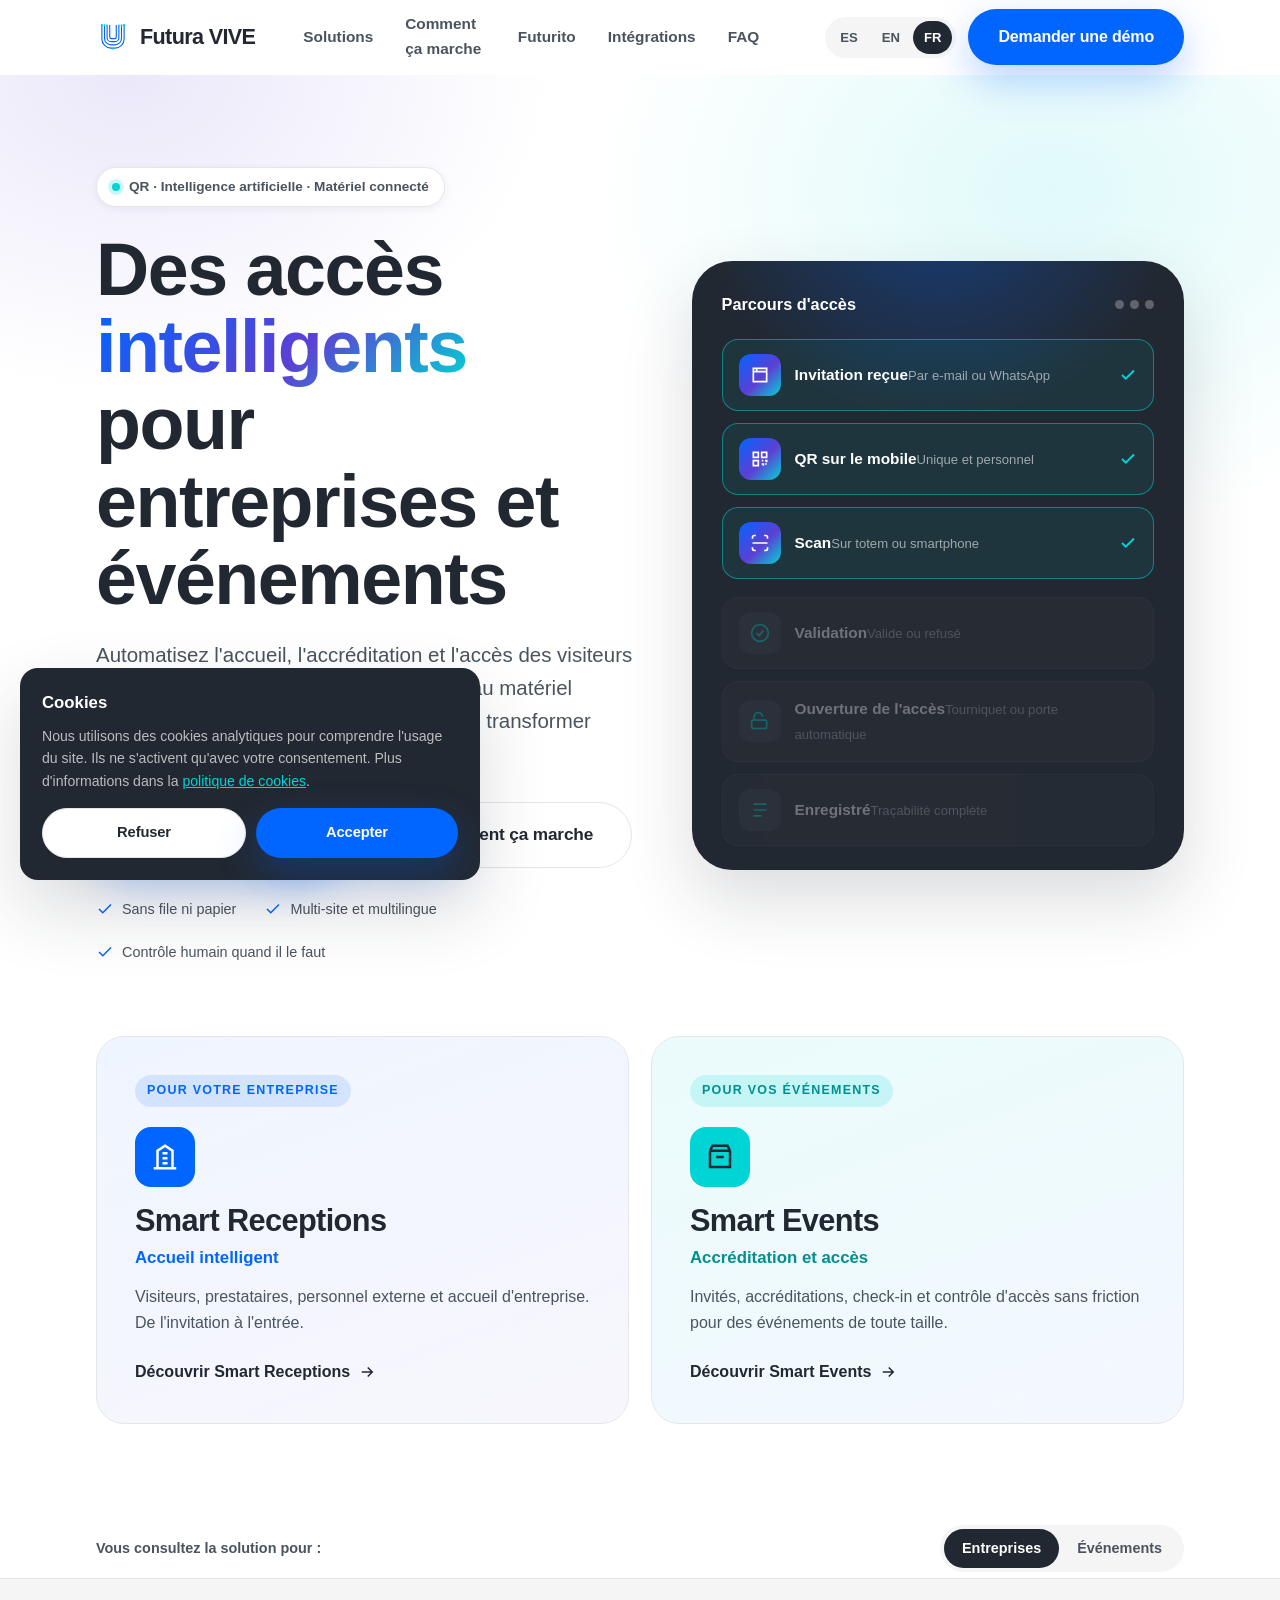
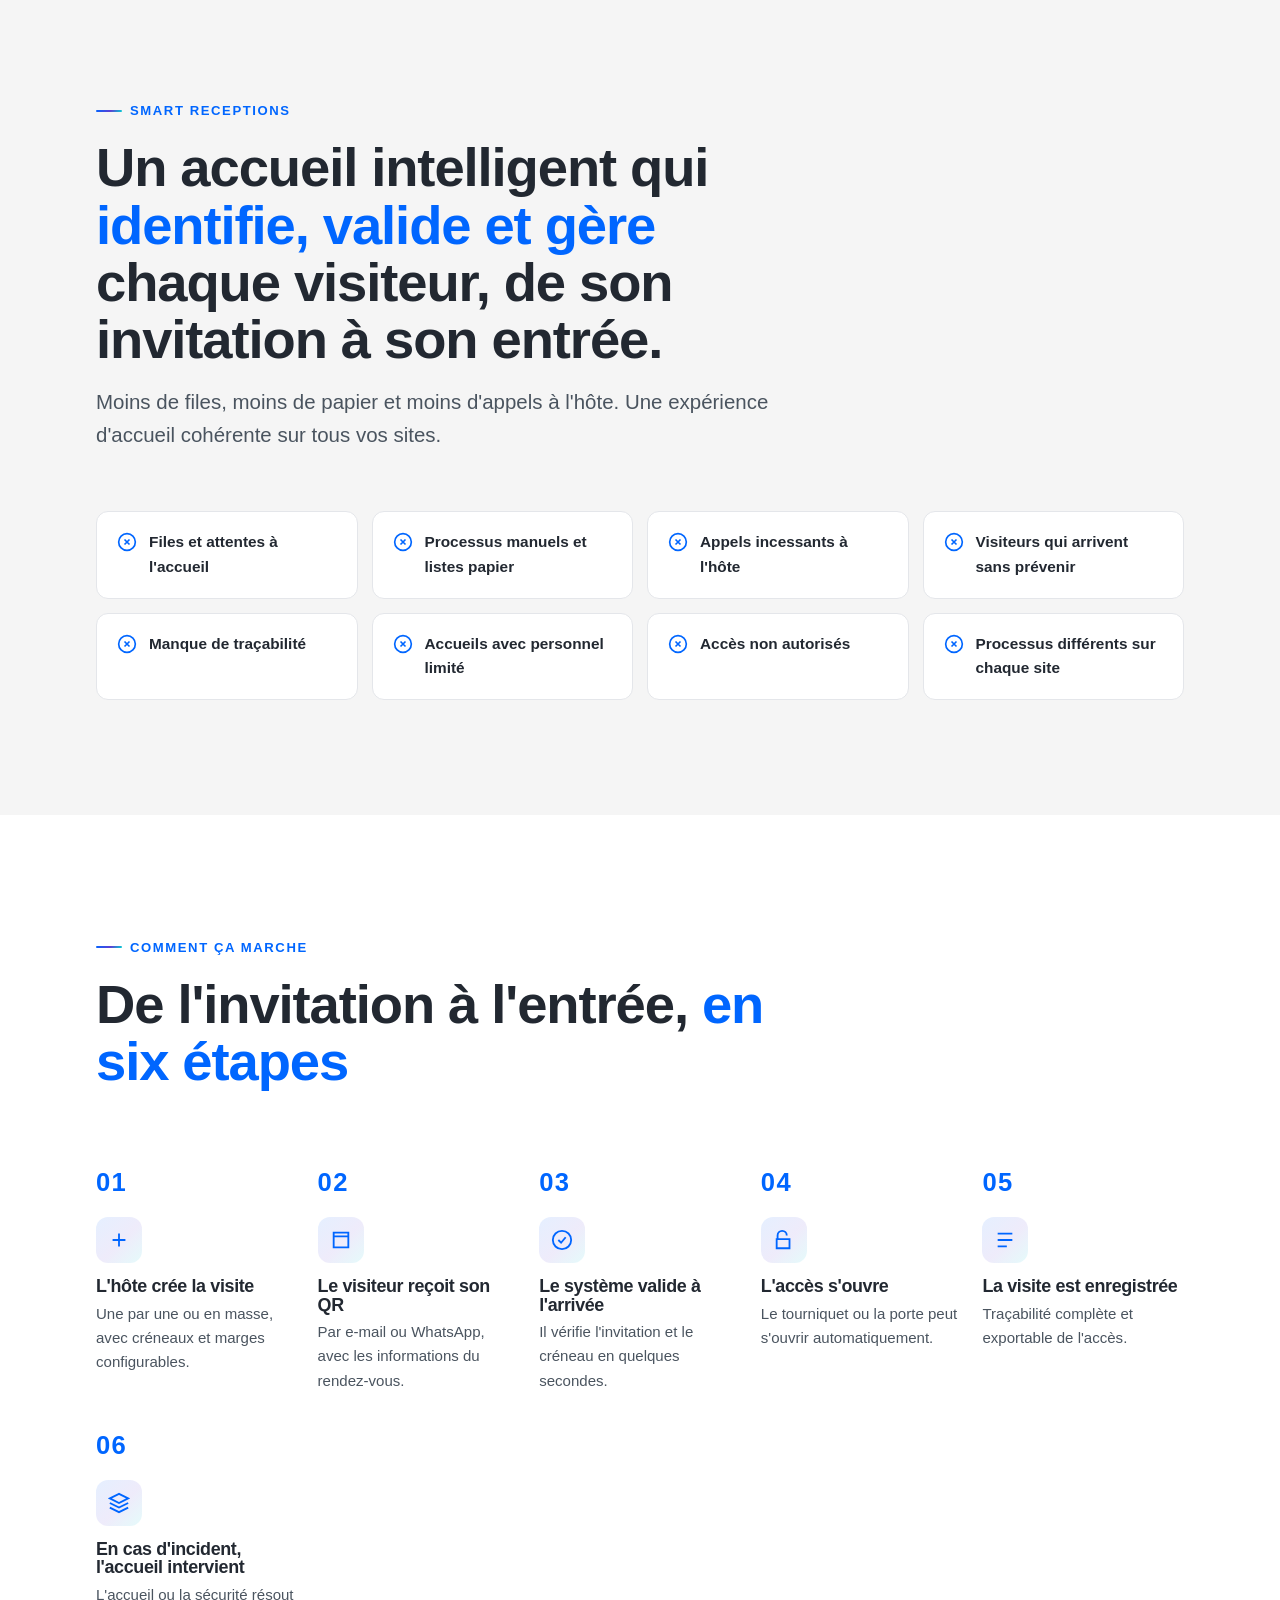
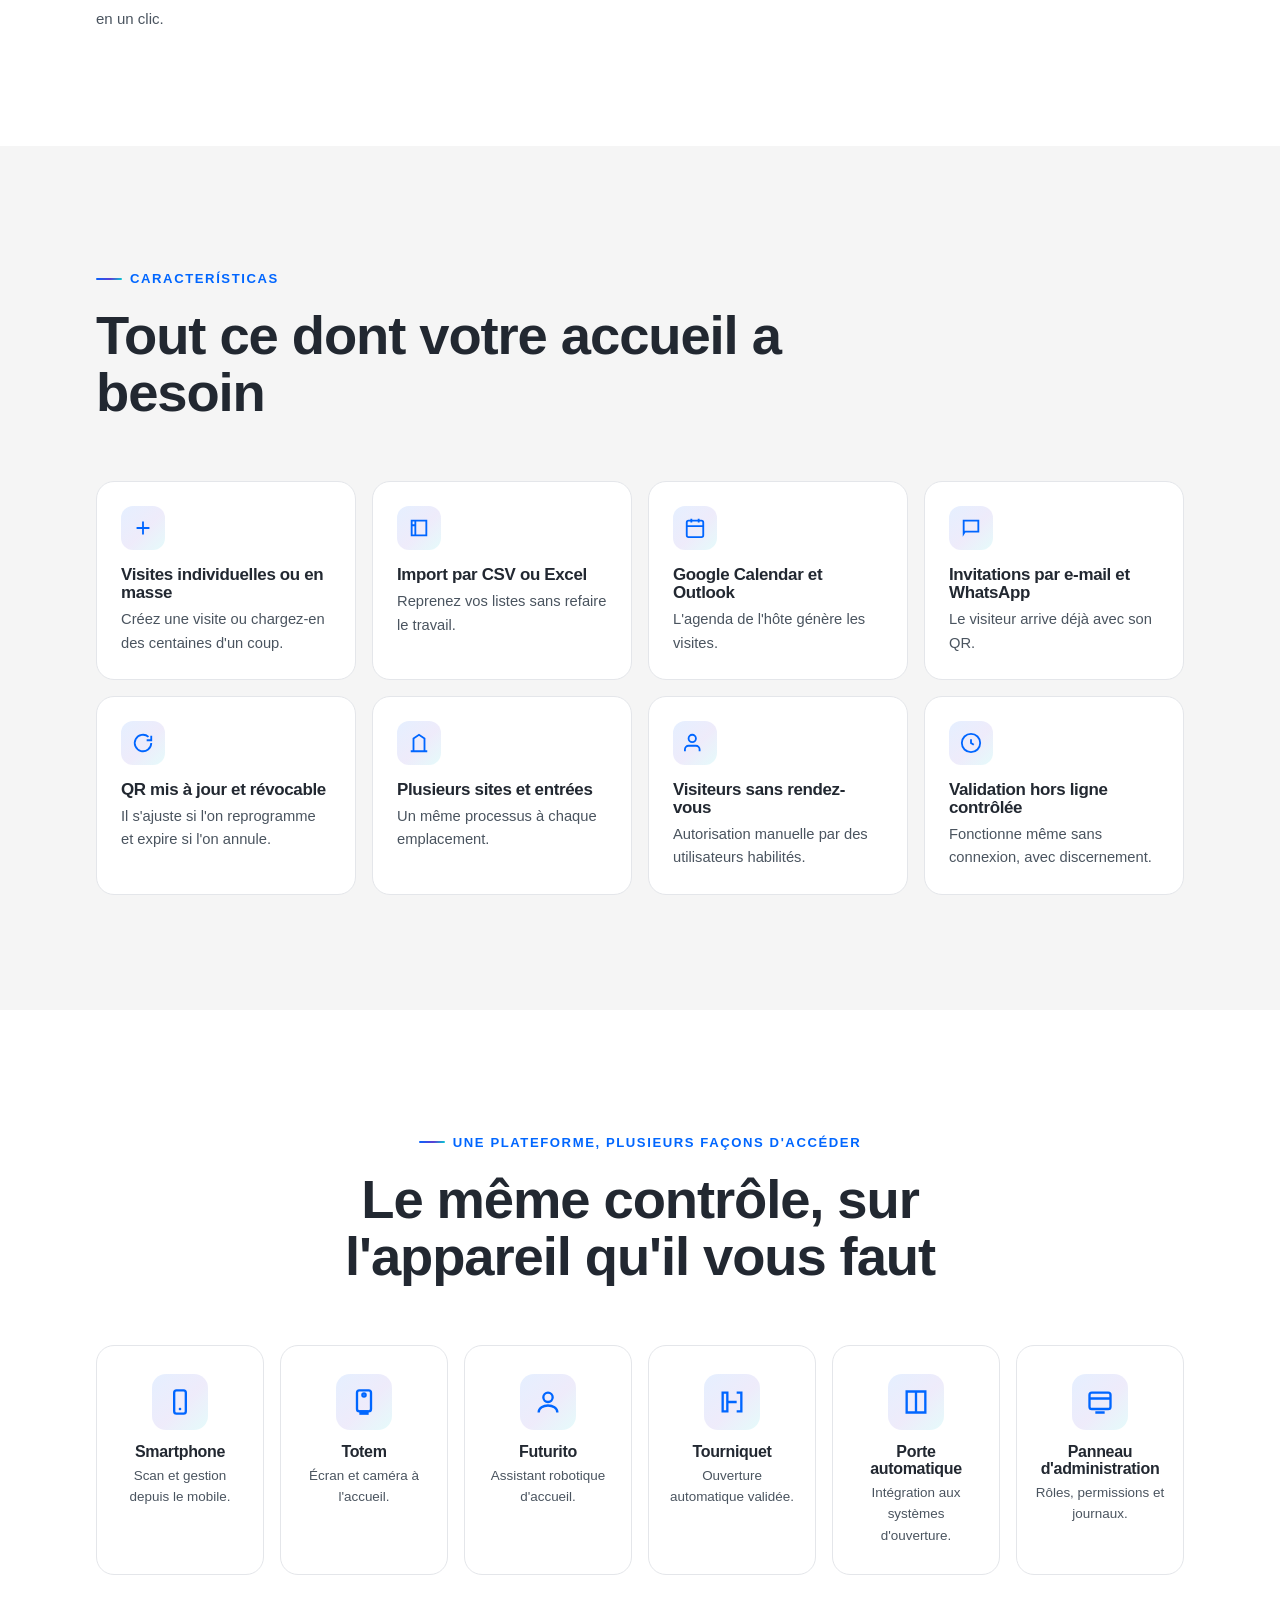
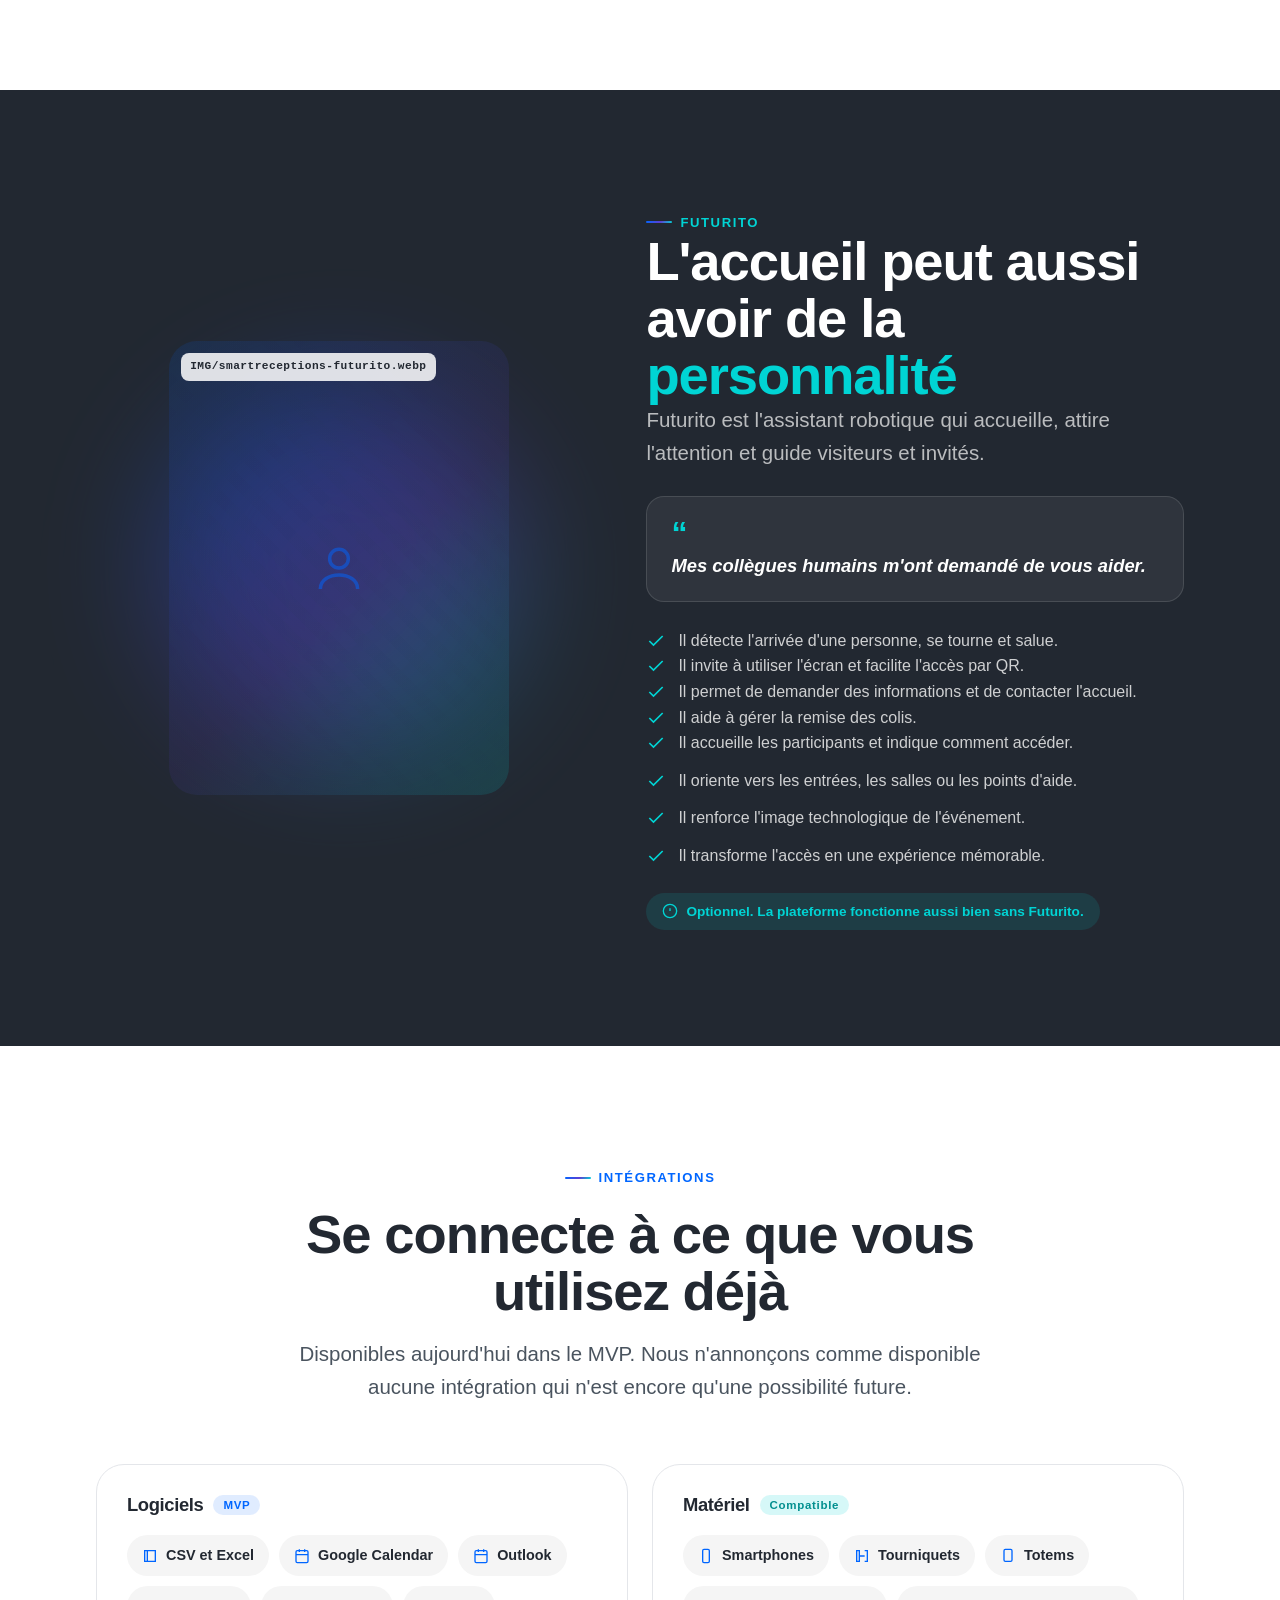
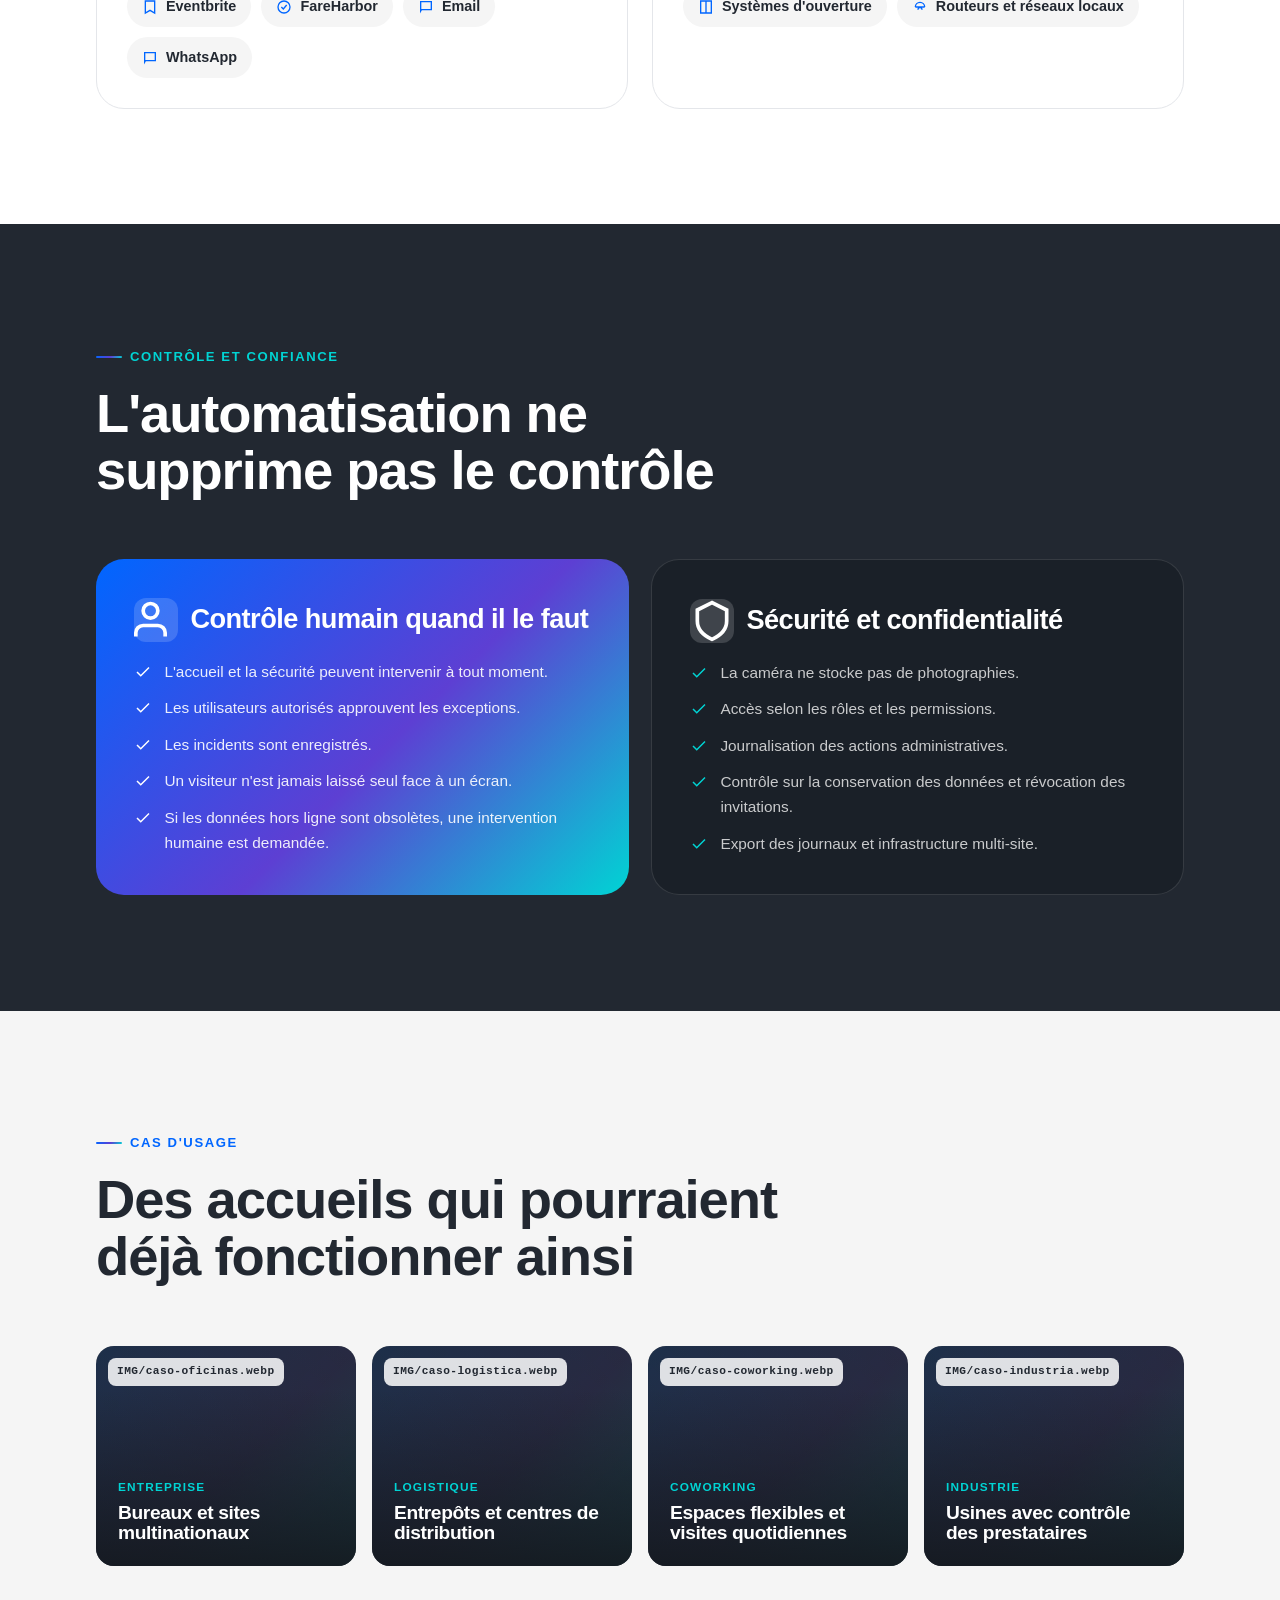
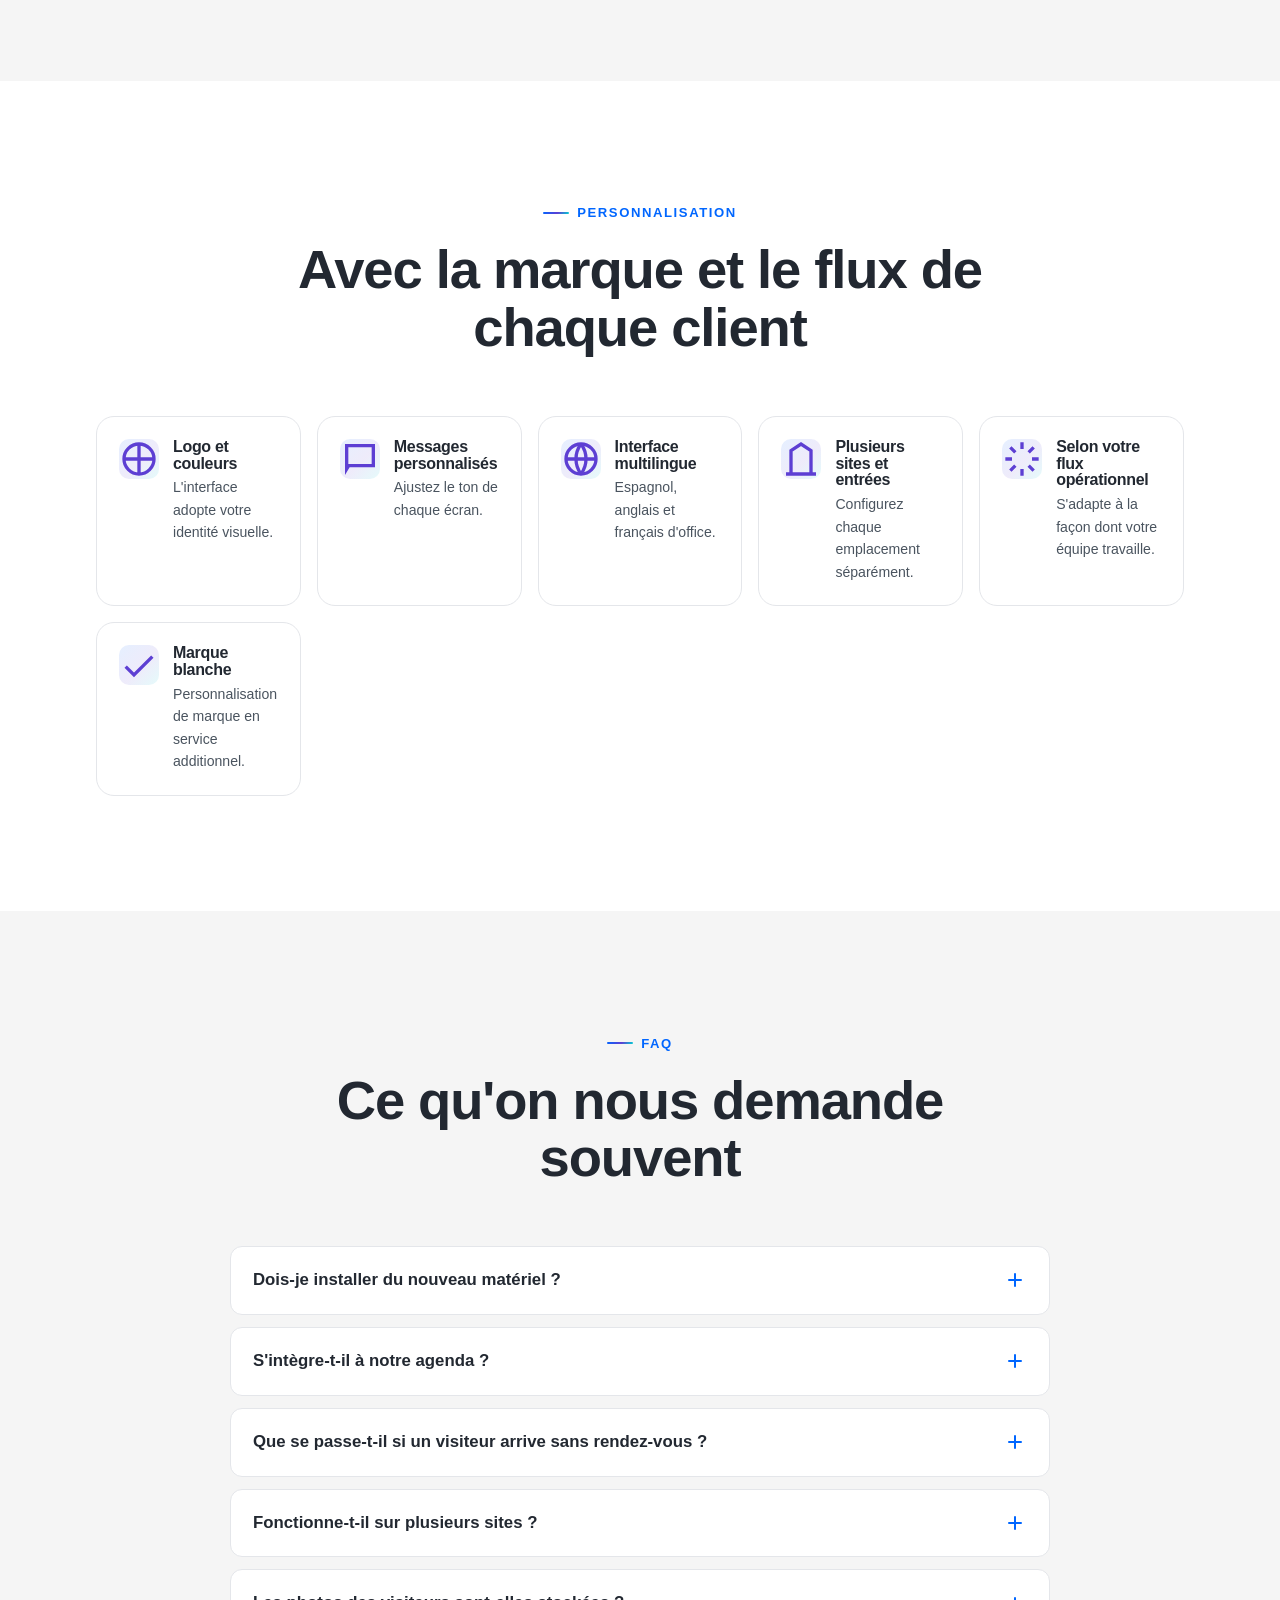
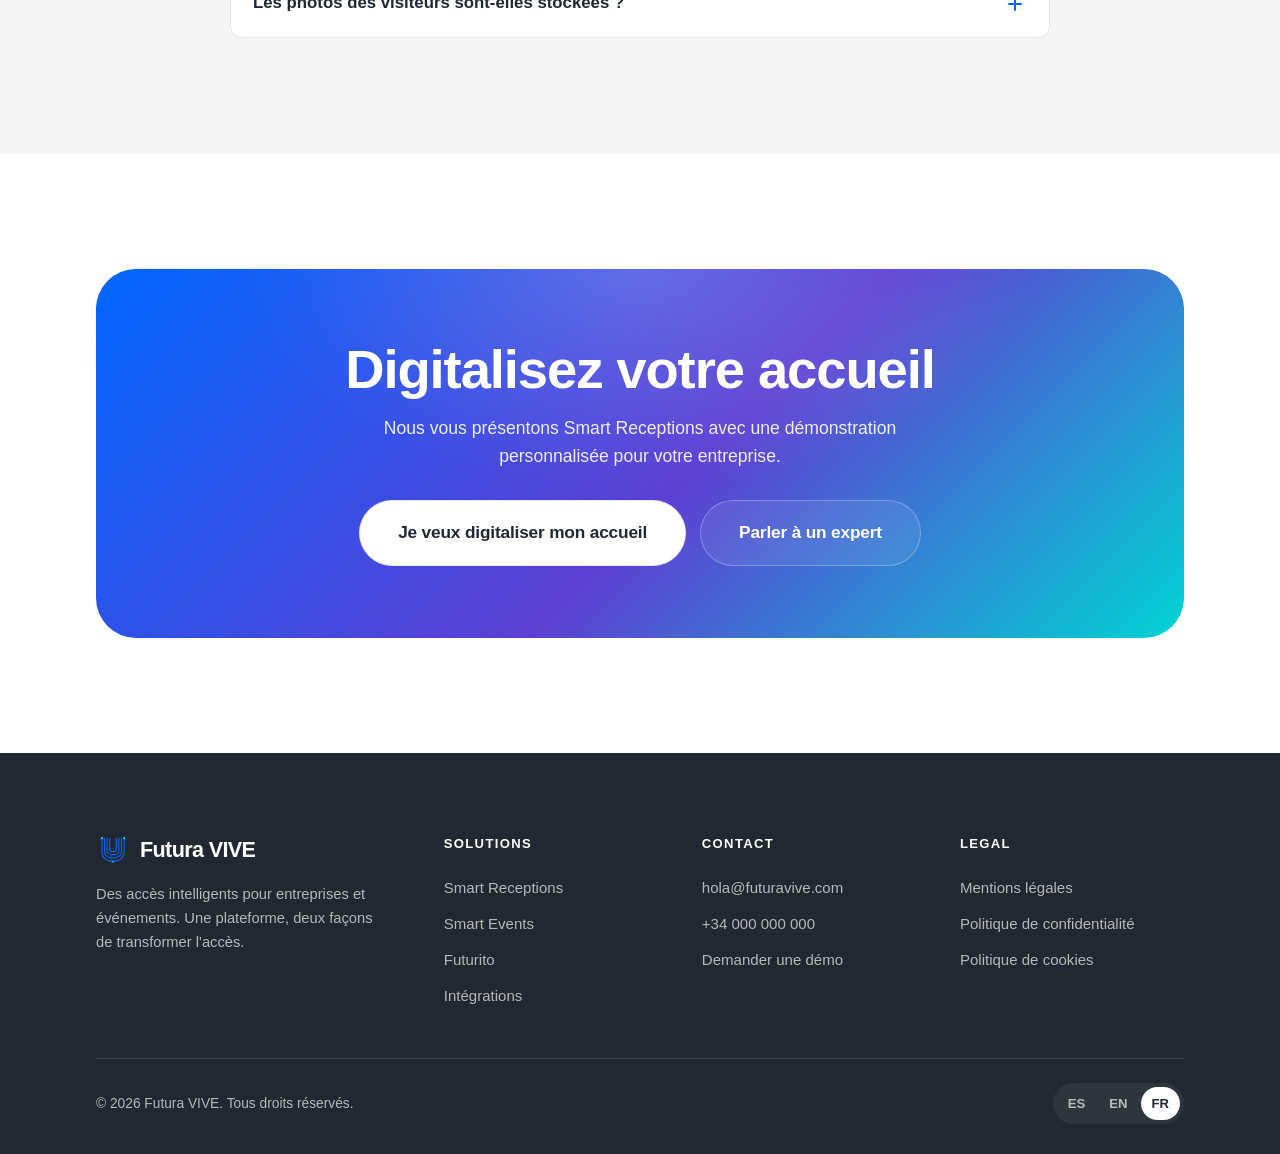
<file: fr/index.html>
<!DOCTYPE html>
<html lang="fr">
<head>
<meta charset="UTF-8">
<meta name="viewport" content="width=device-width, initial-scale=1">
<title>Smart Receptions | Des accès intelligents pour les entreprises et les événements</title>
<meta name="description" content="Automatisez l'accueil, l'accréditation et le contrôle d'accès grâce au QR, à l'intelligence artificielle et au matériel connecté. Une plateforme, deux façons de transformer l'accès.">
<link rel="canonical" href="https://futuravive.com/fr/">
<link rel="alternate" hreflang="es" href="https://futuravive.com/">
<link rel="alternate" hreflang="en" href="https://futuravive.com/en/">
<link rel="alternate" hreflang="fr" href="https://futuravive.com/fr/">
<link rel="alternate" hreflang="x-default" href="https://futuravive.com/">
<meta property="og:type" content="website">
<meta property="og:title" content="Smart Receptions | Des accès intelligents pour les entreprises et les événements">
<meta property="og:description" content="Automatisez l'accueil, l'accréditation et le contrôle d'accès grâce au QR, à l'IA et au matériel connecté.">
<meta property="og:url" content="https://futuravive.com/fr/">
<meta property="og:image" content="https://futuravive.com/IMG/smartreceptions-og.jpg">
<meta property="og:image:width" content="1200">
<meta property="og:image:height" content="630">
<meta property="og:locale" content="fr_FR">
<meta name="twitter:card" content="summary_large_image">
<meta name="twitter:title" content="Smart Receptions | Des accès intelligents pour les entreprises et les événements">
<meta name="twitter:description" content="Automatisez l'accueil, l'accréditation et le contrôle d'accès grâce au QR, à l'IA et au matériel connecté.">
<meta name="twitter:image" content="https://futuravive.com/IMG/smartreceptions-og.jpg">
<link rel="icon" href="/favicon.ico">
<link rel="stylesheet" href="/styles.css">
<script type="application/ld+json">
{
  "@context": "https://schema.org",
  "@graph": [
    {
      "@type": "Organization",
      "name": "Futura VIVE",
      "url": "https://futuravive.com/",
      "logo": "https://futuravive.com/IMG/smartreceptions-logo.webp",
      "description": "Des accès intelligents pour entreprises et événements : accueil, accréditation et contrôle d'accès grâce au QR, à l'IA et au matériel connecté."
    },
    {
      "@type": "LogicielsApplication",
      "name": "Smart Receptions / Smart Events",
      "applicationCategory": "BusinessApplication",
      "operatingSystem": "Web",
      "offers": { "@type": "Offer", "priceCurrency": "EUR" },
      "description": "Plateforme d'accueil intelligent et de contrôle d'accès pour entreprises et événements."
    }
  ]
}
</script>
</head>
<body data-active="company">

<!-- ============================ HEADER ============================ -->
<header class="site-header">
  <div class="container nav">
    <a class="brand" href="/" aria-label="Futura VIVE — inicio">
      <svg viewBox="0 0 96 104" fill="none" aria-hidden="true"><g stroke="#0066FF" stroke-width="3.4" stroke-linecap="round"><path d="M14 16 V58 a28 28 0 0 0 28 28 h12 a28 28 0 0 0 28 -28 V16"/><path d="M22 16 V56 a20 20 0 0 0 20 20 h12 a20 20 0 0 0 20 -20 V16"/><path d="M30 16 V54 a12 12 0 0 0 12 12 h12 a12 12 0 0 0 12 -12 V16"/><path d="M38 16 V52 a5 5 0 0 0 5 5 h10 a5 5 0 0 0 5 -5 V16"/></g><g fill="#00D4D4"><circle cx="14" cy="16" r="3.4"/><circle cx="82" cy="16" r="3.4"/><circle cx="22" cy="16" r="3"/><circle cx="74" cy="16" r="3"/><circle cx="30" cy="16" r="2.6"/><circle cx="66" cy="16" r="2.6"/><circle cx="48" cy="88" r="2.8"/></g></svg>
      <span class="word">Futura VIVE</span>
    </a>

    <nav class="nav-links" aria-label="Principal">
      <div class="has-drop">
        <a href="#solucion" aria-haspopup="true">Solutions</a>
        <div class="drop" role="menu">
          <button data-branch-set="company" role="menuitem">
            <span class="di b"><svg viewBox="0 0 24 24" fill="none" stroke="currentColor" stroke-width="2"><path d="M3 21h18M6 21V7l6-4 6 4v14M10 9h4M10 13h4M10 17h4"/></svg></span>
            <span><span class="dt">Pour les entreprises</span><span class="ds">Smart Receptions · visiteurs et accueil d'entreprise</span></span>
          </button>
          <button data-branch-set="events" role="menuitem">
            <span class="di t"><svg viewBox="0 0 24 24" fill="none" stroke="currentColor" stroke-width="2"><path d="M4 7h16M4 7v13h16V7M4 7l2-4h12l2 4M9 12h6"/></svg></span>
            <span><span class="dt">Pour les événements</span><span class="ds">Smart Events · accréditation et check-in</span></span>
          </button>
        </div>
      </div>
      <a href="#como-funciona">Comment ça marche</a>
      <a href="#futurito">Futurito</a>
      <a href="#integraciones">Intégrations</a>
      <a href="#faq">FAQ</a>
    </nav>

    <div class="nav-spacer"></div>
    <div class="nav-actions">
      <div class="lang desktop" role="group" aria-label="Idioma">
        <a href="/" data-lang-switch="es">ES</a>
        <a href="/en/" data-lang-switch="en">EN</a>
        <a href="/fr/" class="active" data-lang-switch="fr" aria-current="true">FR</a>
      </div>
      <button class="btn btn-primary" data-tally="header">Demander une démo</button>
    </div>

    <button class="burger" aria-label="Ouvrir le menu" aria-expanded="false" aria-controls="mobile-menu">
      <span></span><span></span><span></span>
    </button>
  </div>
</header>

<!-- Menú móvil -->
<div class="mobile-menu" id="mobile-menu">
  <a href="#solucion" data-branch-set="company" data-branch-link>Pour les entreprises</a>
  <a href="#solucion" data-branch-set="events" data-branch-link>Pour les événements</a>
  <a href="#como-funciona">Comment ça marche</a>
  <a href="#futurito">Futurito</a>
  <a href="#integraciones">Intégrations</a>
  <a href="#faq">FAQ</a>
  <button class="btn btn-primary btn-block" data-tally="mobile-menu" style="margin-top:16px">Demander une démo</button>
  <div class="mm-lang">
    <a href="/" data-lang-switch="es">ES</a>
    <a href="/en/" data-lang-switch="en">EN</a>
    <a href="/fr/" class="active" data-lang-switch="fr" aria-current="true">FR</a>
  </div>
</div>

<!-- ============================ HERO ============================ -->
<section class="hero">
  <div class="hero-bg"></div>
  <div class="container hero-grid">
    <div class="hero-copy">
      <span class="hero-badge"><span class="dot"></span>QR · Intelligence artificielle · Matériel connecté</span>
      <h1>Des accès <span class="hl-grad">intelligents</span> pour entreprises et événements</h1>
      <p class="lead">Automatisez l'accueil, l'accréditation et l'accès des visiteurs grâce au QR, à l'intelligence artificielle et au matériel connecté. Une plateforme, deux façons de transformer l'accès.</p>
      <div class="hero-ctas">
        <button class="btn btn-grad btn-lg" data-tally="hero-demo">Demander une démo</button>
        <a href="#solucion" class="btn btn-line btn-lg">Voir comment ça marche</a>
      </div>
      <div class="hero-trust">
        <span><svg viewBox="0 0 24 24" fill="none" stroke="currentColor" stroke-width="2"><path d="M20 6 9 17l-5-5"/></svg>Sans file ni papier</span>
        <span><svg viewBox="0 0 24 24" fill="none" stroke="currentColor" stroke-width="2"><path d="M20 6 9 17l-5-5"/></svg>Multi-site et multilingue</span>
        <span><svg viewBox="0 0 24 24" fill="none" stroke="currentColor" stroke-width="2"><path d="M20 6 9 17l-5-5"/></svg>Contrôle humain quand il le faut</span>
      </div>
    </div>

    <!-- Animation du parcours d'accès -->
    <div class="flow-card" aria-hidden="true">
      <div class="flow-head">
        <span class="ft">Parcours d'accès</span>
        <span class="fdots"><span></span><span></span><span></span></span>
      </div>
      <div class="flow-steps">
        <div class="flow-step">
          <span class="fs-ic"><svg viewBox="0 0 24 24" fill="none" stroke="currentColor" stroke-width="2"><path d="M4 4h16v16H4zM4 8h16M8 4v4"/></svg></span>
          <span><span class="fs-t">Invitation reçue</span><span class="fs-d">Par e-mail ou WhatsApp</span></span>
          <span class="fs-check"><svg viewBox="0 0 24 24" fill="none" stroke="currentColor" stroke-width="2.5" width="18" height="18"><path d="M20 6 9 17l-5-5"/></svg></span>
        </div>
        <div class="flow-step">
          <span class="fs-ic"><svg viewBox="0 0 24 24" fill="none" stroke="currentColor" stroke-width="2"><path d="M4 4h6v6H4zM14 4h6v6h-6zM4 14h6v6H4zM14 14h2M18 14h2v2M14 18h2v2M18 18h2"/></svg></span>
          <span><span class="fs-t">QR sur le mobile</span><span class="fs-d">Unique et personnel</span></span>
          <span class="fs-check"><svg viewBox="0 0 24 24" fill="none" stroke="currentColor" stroke-width="2.5" width="18" height="18"><path d="M20 6 9 17l-5-5"/></svg></span>
        </div>
        <div class="flow-step">
          <span class="fs-ic"><svg viewBox="0 0 24 24" fill="none" stroke="currentColor" stroke-width="2"><path d="M3 7V5a2 2 0 0 1 2-2h2M17 3h2a2 2 0 0 1 2 2v2M21 17v2a2 2 0 0 1-2 2h-2M7 21H5a2 2 0 0 1-2-2v-2M3 12h18"/></svg></span>
          <span><span class="fs-t">Scan</span><span class="fs-d">Sur totem ou smartphone</span></span>
          <span class="fs-check"><svg viewBox="0 0 24 24" fill="none" stroke="currentColor" stroke-width="2.5" width="18" height="18"><path d="M20 6 9 17l-5-5"/></svg></span>
        </div>
        <div class="flow-step">
          <span class="fs-ic"><svg viewBox="0 0 24 24" fill="none" stroke="currentColor" stroke-width="2"><path d="M12 2a10 10 0 1 0 0 20 10 10 0 0 0 0-20zM8 12l3 3 5-6"/></svg></span>
          <span><span class="fs-t">Validation</span><span class="fs-d">Valide ou refusé</span></span>
          <span class="fs-check"><svg viewBox="0 0 24 24" fill="none" stroke="currentColor" stroke-width="2.5" width="18" height="18"><path d="M20 6 9 17l-5-5"/></svg></span>
        </div>
        <div class="flow-step">
          <span class="fs-ic"><svg viewBox="0 0 24 24" fill="none" stroke="currentColor" stroke-width="2"><path d="M5 11V7a5 5 0 0 1 10 0M4 11h14a2 2 0 0 1 2 2v6a2 2 0 0 1-2 2H4a2 2 0 0 1-2-2v-6a2 2 0 0 1 2-2z"/></svg></span>
          <span><span class="fs-t">Ouverture de l'accès</span><span class="fs-d">Tourniquet ou porte automatique</span></span>
          <span class="fs-check"><svg viewBox="0 0 24 24" fill="none" stroke="currentColor" stroke-width="2.5" width="18" height="18"><path d="M20 6 9 17l-5-5"/></svg></span>
        </div>
        <div class="flow-step">
          <span class="fs-ic"><svg viewBox="0 0 24 24" fill="none" stroke="currentColor" stroke-width="2"><path d="M4 5h16M4 12h16M4 19h10"/></svg></span>
          <span><span class="fs-t">Enregistré</span><span class="fs-d">Traçabilité complète</span></span>
          <span class="fs-check"><svg viewBox="0 0 24 24" fill="none" stroke="currentColor" stroke-width="2.5" width="18" height="18"><path d="M20 6 9 17l-5-5"/></svg></span>
        </div>
      </div>
    </div>
  </div>
</section>

<!-- ============================ SELECTOR ============================ -->
<section class="selector">
  <div class="container">
    <div class="selector-grid">
      <button class="pick company" data-branch-set="company" aria-label="Découvrir Smart Receptions pour les entreprises">
        <span class="pick-bg"></span>
        <span class="pick-tag">Pour votre entreprise</span>
        <span class="pick-ic"><svg viewBox="0 0 24 24" fill="none" stroke="currentColor" stroke-width="2"><path d="M3 21h18M6 21V7l6-4 6 4v14M10 9h4M10 13h4M10 17h4"/></svg></span>
        <h3>Smart Receptions</h3>
        <span class="pick-name">Accueil intelligent</span>
        <p>Visiteurs, prestataires, personnel externe et accueil d'entreprise. De l'invitation à l'entrée.</p>
        <span class="pick-cta">Découvrir Smart Receptions <svg viewBox="0 0 24 24" fill="none" stroke="currentColor" stroke-width="2"><path d="M5 12h14M13 6l6 6-6 6"/></svg></span>
      </button>

      <button class="pick events" data-branch-set="events" aria-label="Découvrir Smart Events pour les événements">
        <span class="pick-bg"></span>
        <span class="pick-tag">Pour vos événements</span>
        <span class="pick-ic"><svg viewBox="0 0 24 24" fill="none" stroke="currentColor" stroke-width="2"><path d="M4 7h16M4 7v13h16V7M4 7l2-4h12l2 4M9 12h6"/></svg></span>
        <h3>Smart Events</h3>
        <span class="pick-name">Accréditation et accès</span>
        <p>Invités, accréditations, check-in et contrôle d'accès sans friction pour des événements de toute taille.</p>
        <span class="pick-cta">Découvrir Smart Events <svg viewBox="0 0 24 24" fill="none" stroke="currentColor" stroke-width="2"><path d="M5 12h14M13 6l6 6-6 6"/></svg></span>
      </button>
    </div>
  </div>
</section>

<!-- ============================ BRANCH BAR ============================ -->
<div class="branch-bar">
  <div class="container">
    <span class="bb-label">Vous consultez la solution pour :</span>
    <div class="branch-switch">
      <button data-branch-btn="company">Entreprises</button>
      <button data-branch-btn="events">Événements</button>
    </div>
  </div>
</div>

<!-- ============================ SOLUCIÓN (rama) ============================ -->
<section id="solucion" class="tint">
  <div class="container">
    <!-- EMPRESA -->
    <div data-branch="company">
      <div class="section-head reveal">
        <span class="eyebrow">Smart Receptions</span>
        <h2>Un accueil intelligent qui <span class="hl">identifie, valide et gère</span> chaque visiteur, de son invitation à son entrée.</h2>
        <p class="lead">Moins de files, moins de papier et moins d'appels à l'hôte. Une expérience d'accueil cohérente sur tous vos sites.</p>
      </div>
    </div>
    <!-- EVENTOS -->
    <div data-branch="events">
      <div class="section-head reveal">
        <span class="eyebrow">Smart Events</span>
        <h2>Accréditation et accès <span class="hl-t">sans friction</span> pour des événements de toute taille.</h2>
        <p class="lead">Scan rapide depuis le mobile, un seul accès par QR et visibilité de l'affluence en temps réel.</p>
      </div>
    </div>

    <!-- Problemas -->
    <div data-branch="company">
      <div class="problems-grid reveal">
        <div class="prob"><span class="px"><svg viewBox="0 0 24 24" fill="none" stroke="currentColor" stroke-width="2" width="20" height="20"><circle cx="12" cy="12" r="10"/><path d="M15 9l-6 6M9 9l6 6"/></svg></span><span>Files et attentes à l'accueil</span></div>
        <div class="prob"><span class="px"><svg viewBox="0 0 24 24" fill="none" stroke="currentColor" stroke-width="2" width="20" height="20"><circle cx="12" cy="12" r="10"/><path d="M15 9l-6 6M9 9l6 6"/></svg></span><span>Processus manuels et listes papier</span></div>
        <div class="prob"><span class="px"><svg viewBox="0 0 24 24" fill="none" stroke="currentColor" stroke-width="2" width="20" height="20"><circle cx="12" cy="12" r="10"/><path d="M15 9l-6 6M9 9l6 6"/></svg></span><span>Appels incessants à l'hôte</span></div>
        <div class="prob"><span class="px"><svg viewBox="0 0 24 24" fill="none" stroke="currentColor" stroke-width="2" width="20" height="20"><circle cx="12" cy="12" r="10"/><path d="M15 9l-6 6M9 9l6 6"/></svg></span><span>Visiteurs qui arrivent sans prévenir</span></div>
        <div class="prob"><span class="px"><svg viewBox="0 0 24 24" fill="none" stroke="currentColor" stroke-width="2" width="20" height="20"><circle cx="12" cy="12" r="10"/><path d="M15 9l-6 6M9 9l6 6"/></svg></span><span>Manque de traçabilité</span></div>
        <div class="prob"><span class="px"><svg viewBox="0 0 24 24" fill="none" stroke="currentColor" stroke-width="2" width="20" height="20"><circle cx="12" cy="12" r="10"/><path d="M15 9l-6 6M9 9l6 6"/></svg></span><span>Accueils avec personnel limité</span></div>
        <div class="prob"><span class="px"><svg viewBox="0 0 24 24" fill="none" stroke="currentColor" stroke-width="2" width="20" height="20"><circle cx="12" cy="12" r="10"/><path d="M15 9l-6 6M9 9l6 6"/></svg></span><span>Accès non autorisés</span></div>
        <div class="prob"><span class="px"><svg viewBox="0 0 24 24" fill="none" stroke="currentColor" stroke-width="2" width="20" height="20"><circle cx="12" cy="12" r="10"/><path d="M15 9l-6 6M9 9l6 6"/></svg></span><span>Processus différents sur chaque site</span></div>
      </div>
    </div>
    <div data-branch="events">
      <div class="problems-grid reveal">
        <div class="prob"><span class="px"><svg viewBox="0 0 24 24" fill="none" stroke="currentColor" stroke-width="2" width="20" height="20"><circle cx="12" cy="12" r="10"/><path d="M15 9l-6 6M9 9l6 6"/></svg></span><span>Files à l'entrée</span></div>
        <div class="prob"><span class="px"><svg viewBox="0 0 24 24" fill="none" stroke="currentColor" stroke-width="2" width="20" height="20"><circle cx="12" cy="12" r="10"/><path d="M15 9l-6 6M9 9l6 6"/></svg></span><span>Lecteurs lents ou systèmes complexes</span></div>
        <div class="prob"><span class="px"><svg viewBox="0 0 24 24" fill="none" stroke="currentColor" stroke-width="2" width="20" height="20"><circle cx="12" cy="12" r="10"/><path d="M15 9l-6 6M9 9l6 6"/></svg></span><span>Invités en double</span></div>
        <div class="prob"><span class="px"><svg viewBox="0 0 24 24" fill="none" stroke="currentColor" stroke-width="2" width="20" height="20"><circle cx="12" cy="12" r="10"/><path d="M15 9l-6 6M9 9l6 6"/></svg></span><span>Billets utilisés plusieurs fois</span></div>
        <div class="prob"><span class="px"><svg viewBox="0 0 24 24" fill="none" stroke="currentColor" stroke-width="2" width="20" height="20"><circle cx="12" cy="12" r="10"/><path d="M15 9l-6 6M9 9l6 6"/></svg></span><span>Listes obsolètes</span></div>
        <div class="prob"><span class="px"><svg viewBox="0 0 24 24" fill="none" stroke="currentColor" stroke-width="2" width="20" height="20"><circle cx="12" cy="12" r="10"/><path d="M15 9l-6 6M9 9l6 6"/></svg></span><span>Dépendance excessive au personnel spécialisé</span></div>
        <div class="prob"><span class="px"><svg viewBox="0 0 24 24" fill="none" stroke="currentColor" stroke-width="2" width="20" height="20"><circle cx="12" cy="12" r="10"/><path d="M15 9l-6 6M9 9l6 6"/></svg></span><span>Aucune visibilité sur le rythme d'accès</span></div>
        <div class="prob"><span class="px"><svg viewBox="0 0 24 24" fill="none" stroke="currentColor" stroke-width="2" width="20" height="20"><circle cx="12" cy="12" r="10"/><path d="M15 9l-6 6M9 9l6 6"/></svg></span><span>Incidents difficiles à résoudre à la porte</span></div>
      </div>
    </div>
  </div>
</section>

<!-- ============================ CÓMO FUNCIONA (rama) ============================ -->
<section id="como-funciona">
  <div class="container">
    <div class="section-head reveal">
      <span class="eyebrow">Comment ça marche</span>
      <h2 data-branch="company">De l'invitation à l'entrée, <span class="hl">en six étapes</span></h2>
      <h2 data-branch="events">De la liste à l'accès, <span class="hl">en six étapes</span></h2>
    </div>

    <!-- EMPRESA -->
    <div data-branch="company">
      <div class="steps reveal">
        <div class="step"><span class="st-n"></span><div class="st-ic"><svg viewBox="0 0 24 24" fill="none" stroke="currentColor" stroke-width="2" width="22" height="22"><path d="M12 5v14M5 12h14"/></svg></div><h3>L'hôte crée la visite</h3><p>Une par une ou en masse, avec créneaux et marges configurables.</p></div>
        <div class="step"><span class="st-n"></span><div class="st-ic"><svg viewBox="0 0 24 24" fill="none" stroke="currentColor" stroke-width="2" width="22" height="22"><path d="M4 4h16v16H4zM4 8h16"/></svg></div><h3>Le visiteur reçoit son QR</h3><p>Par e-mail ou WhatsApp, avec les informations du rendez-vous.</p></div>
        <div class="step"><span class="st-n"></span><div class="st-ic"><svg viewBox="0 0 24 24" fill="none" stroke="currentColor" stroke-width="2" width="22" height="22"><path d="M12 2a10 10 0 1 0 0 20 10 10 0 0 0 0-20zM8 12l3 3 5-6"/></svg></div><h3>Le système valide à l'arrivée</h3><p>Il vérifie l'invitation et le créneau en quelques secondes.</p></div>
        <div class="step"><span class="st-n"></span><div class="st-ic"><svg viewBox="0 0 24 24" fill="none" stroke="currentColor" stroke-width="2" width="22" height="22"><path d="M5 11V7a5 5 0 0 1 10 0M4 11h14v10H4z"/></svg></div><h3>L'accès s'ouvre</h3><p>Le tourniquet ou la porte peut s'ouvrir automatiquement.</p></div>
        <div class="step"><span class="st-n"></span><div class="st-ic"><svg viewBox="0 0 24 24" fill="none" stroke="currentColor" stroke-width="2" width="22" height="22"><path d="M4 5h16M4 12h16M4 19h10"/></svg></div><h3>La visite est enregistrée</h3><p>Traçabilité complète et exportable de l'accès.</p></div>
        <div class="step"><span class="st-n"></span><div class="st-ic"><svg viewBox="0 0 24 24" fill="none" stroke="currentColor" stroke-width="2" width="22" height="22"><path d="M12 2 2 7l10 5 10-5zM2 17l10 5 10-5M2 12l10 5 10-5"/></svg></div><h3>En cas d'incident, l'accueil intervient</h3><p>L'accueil ou la sécurité résout en un clic.</p></div>
      </div>
    </div>

    <!-- EVENTOS -->
    <div data-branch="events">
      <div class="steps reveal">
        <div class="step"><span class="st-n"></span><div class="st-ic"><svg viewBox="0 0 24 24" fill="none" stroke="currentColor" stroke-width="2" width="22" height="22"><path d="M21 12a9 9 0 1 1-3-6.7M21 4v5h-5"/></svg></div><h3>Les participants sont importés ou synchronisés</h3><p>Depuis CSV, Excel, Eventbrite ou FareHarbor.</p></div>
        <div class="step"><span class="st-n"></span><div class="st-ic"><svg viewBox="0 0 24 24" fill="none" stroke="currentColor" stroke-width="2" width="22" height="22"><path d="M4 4h16v16H4zM4 8h16"/></svg></div><h3>Chaque invité reçoit un QR</h3><p>Par e-mail ou WhatsApp, prêt pour le jour de l'événement.</p></div>
        <div class="step"><span class="st-n"></span><div class="st-ic"><svg viewBox="0 0 24 24" fill="none" stroke="currentColor" stroke-width="2" width="22" height="22"><path d="M5 3h14v18l-7-4-7 4z"/></svg></div><h3>Le staff scanne avec le smartphone</h3><p>Interface simplifiée pensée pour la porte.</p></div>
        <div class="step"><span class="st-n"></span><div class="st-ic"><svg viewBox="0 0 24 24" fill="none" stroke="currentColor" stroke-width="2" width="22" height="22"><path d="M12 2a10 10 0 1 0 0 20 10 10 0 0 0 0-20zM8 12l3 3 5-6"/></svg></div><h3>L'écran affiche valide ou refusé</h3><p>Décision claire et immédiate pour le personnel.</p></div>
        <div class="step"><span class="st-n"></span><div class="st-ic"><svg viewBox="0 0 24 24" fill="none" stroke="currentColor" stroke-width="2" width="22" height="22"><path d="M9 11l3 3L22 4M21 12v7a2 2 0 0 1-2 2H5a2 2 0 0 1-2-2V5a2 2 0 0 1 2-2h11"/></svg></div><h3>Le QR est consommé après l'accès</h3><p>Un seul accès par code, sans doublon.</p></div>
        <div class="step"><span class="st-n"></span><div class="st-ic"><svg viewBox="0 0 24 24" fill="none" stroke="currentColor" stroke-width="2" width="22" height="22"><path d="M17 21v-2a4 4 0 0 0-4-4H5a4 4 0 0 0-4 4v2M9 11a4 4 0 1 0 0-8 4 4 0 0 0 0 8zM23 21v-2a4 4 0 0 0-3-3.87"/></svg></div><h3>Les incidents sont transmis à un Manager</h3><p>Rôles distincts pour Staff, Manager et Administrateur.</p></div>
      </div>
    </div>
  </div>
</section>

<!-- ============================ CARACTERÍSTICAS (rama) ============================ -->
<section class="tint">
  <div class="container">
    <div class="section-head reveal">
      <span class="eyebrow">Características</span>
      <h2 data-branch="company">Tout ce dont votre accueil a besoin</h2>
      <h2 data-branch="events">Tout ce dont la porte de votre événement a besoin</h2>
    </div>

    <!-- EMPRESA -->
    <div data-branch="company">
      <div class="features reveal">
        <div class="feat"><div class="feat-ic"><svg viewBox="0 0 24 24" fill="none" stroke="currentColor" stroke-width="2" width="22" height="22"><path d="M12 5v14M5 12h14"/></svg></div><h3>Visites individuelles ou en masse</h3><p>Créez une visite ou chargez-en des centaines d'un coup.</p></div>
        <div class="feat"><div class="feat-ic"><svg viewBox="0 0 24 24" fill="none" stroke="currentColor" stroke-width="2" width="22" height="22"><path d="M4 4h16v16H4zM8 4v16M4 9h4"/></svg></div><h3>Import par CSV ou Excel</h3><p>Reprenez vos listes sans refaire le travail.</p></div>
        <div class="feat"><div class="feat-ic"><svg viewBox="0 0 24 24" fill="none" stroke="currentColor" stroke-width="2" width="22" height="22"><path d="M8 2v4M16 2v4M3 10h18M5 4h14a2 2 0 0 1 2 2v14a2 2 0 0 1-2 2H5a2 2 0 0 1-2-2V6a2 2 0 0 1 2-2z"/></svg></div><h3>Google Calendar et Outlook</h3><p>L'agenda de l'hôte génère les visites.</p></div>
        <div class="feat"><div class="feat-ic"><svg viewBox="0 0 24 24" fill="none" stroke="currentColor" stroke-width="2" width="22" height="22"><path d="M4 4h16v12H5.2L4 18z"/></svg></div><h3>Invitations par e-mail et WhatsApp</h3><p>Le visiteur arrive déjà avec son QR.</p></div>
        <div class="feat"><div class="feat-ic"><svg viewBox="0 0 24 24" fill="none" stroke="currentColor" stroke-width="2" width="22" height="22"><path d="M21 12a9 9 0 1 1-3-6.7M21 4v5h-5"/></svg></div><h3>QR mis à jour et révocable</h3><p>Il s'ajuste si l'on reprogramme et expire si l'on annule.</p></div>
        <div class="feat"><div class="feat-ic"><svg viewBox="0 0 24 24" fill="none" stroke="currentColor" stroke-width="2" width="22" height="22"><path d="M3 21h18M6 21V7l6-4 6 4v14"/></svg></div><h3>Plusieurs sites et entrées</h3><p>Un même processus à chaque emplacement.</p></div>
        <div class="feat"><div class="feat-ic"><svg viewBox="0 0 24 24" fill="none" stroke="currentColor" stroke-width="2" width="22" height="22"><path d="M17 21v-2a4 4 0 0 0-4-4H5a4 4 0 0 0-4 4v2M9 11a4 4 0 1 0 0-8 4 4 0 0 0 0 8z"/></svg></div><h3>Visiteurs sans rendez-vous</h3><p>Autorisation manuelle par des utilisateurs habilités.</p></div>
        <div class="feat"><div class="feat-ic"><svg viewBox="0 0 24 24" fill="none" stroke="currentColor" stroke-width="2" width="22" height="22"><path d="M12 2a10 10 0 1 0 0 20 10 10 0 0 0 0-20zM12 8v4l3 2"/></svg></div><h3>Validation hors ligne contrôlée</h3><p>Fonctionne même sans connexion, avec discernement.</p></div>
      </div>
    </div>

    <!-- EVENTOS -->
    <div data-branch="events">
      <div class="features reveal">
        <div class="feat"><div class="feat-ic"><svg viewBox="0 0 24 24" fill="none" stroke="currentColor" stroke-width="2" width="22" height="22"><path d="M12 5v14M5 12h14"/></svg></div><h3>Création manuelle de participants</h3><p>Ajoutez des invités de dernière minute en quelques secondes.</p></div>
        <div class="feat"><div class="feat-ic"><svg viewBox="0 0 24 24" fill="none" stroke="currentColor" stroke-width="2" width="22" height="22"><path d="M4 4h16v16H4zM8 4v16M4 9h4"/></svg></div><h3>Import par CSV ou Excel</h3><p>Chargez votre liste complète de participants.</p></div>
        <div class="feat"><div class="feat-ic"><svg viewBox="0 0 24 24" fill="none" stroke="currentColor" stroke-width="2" width="22" height="22"><path d="M21 12a9 9 0 1 1-3-6.7M21 4v5h-5"/></svg></div><h3>Eventbrite et FareHarbor</h3><p>Synchronisez les participants à tout moment.</p></div>
        <div class="feat"><div class="feat-ic"><svg viewBox="0 0 24 24" fill="none" stroke="currentColor" stroke-width="2" width="22" height="22"><path d="M5 3h14v18l-7-4-7 4z"/></svg></div><h3>Scan depuis les smartphones</h3><p>Sans lecteurs dédiés ni installation.</p></div>
        <div class="feat"><div class="feat-ic"><svg viewBox="0 0 24 24" fill="none" stroke="currentColor" stroke-width="2" width="22" height="22"><path d="M9 11l3 3L22 4M21 12v7a2 2 0 0 1-2 2H5a2 2 0 0 1-2-2V5a2 2 0 0 1 2-2h11"/></svg></div><h3>Un seul accès par QR</h3><p>Gestion des doublons et des codes déjà utilisés.</p></div>
        <div class="feat"><div class="feat-ic"><svg viewBox="0 0 24 24" fill="none" stroke="currentColor" stroke-width="2" width="22" height="22"><path d="M17 21v-2a4 4 0 0 0-4-4H5a4 4 0 0 0-4 4v2M9 11a4 4 0 1 0 0-8 4 4 0 0 0 0 8z"/></svg></div><h3>Check-in manuel</h3><p>Pour les invités arrivant sans code.</p></div>
        <div class="feat"><div class="feat-ic"><svg viewBox="0 0 24 24" fill="none" stroke="currentColor" stroke-width="2" width="22" height="22"><path d="M3 3v18h18M7 14l4-4 3 3 5-6"/></svg></div><h3>Statistiques et exports</h3><p>Affluence, entrées par heure et no-shows.</p></div>
        <div class="feat"><div class="feat-ic"><svg viewBox="0 0 24 24" fill="none" stroke="currentColor" stroke-width="2" width="22" height="22"><path d="M12 2a10 10 0 1 0 0 20 10 10 0 0 0 0-20zM12 8v4l3 2"/></svg></div><h3>Fonctionnement hors ligne contrôlé</h3><p>La porte continue de fonctionner si le réseau tombe.</p></div>
      </div>
    </div>
  </div>
</section>

<!-- ============================ MODALIDADES DE ACCESO (compartida) ============================ -->
<section>
  <div class="container">
    <div class="section-head center reveal">
      <span class="eyebrow">Une plateforme, plusieurs façons d'accéder</span>
      <h2>Le même contrôle, sur l'appareil qu'il vous faut</h2>
    </div>
    <div class="access-grid reveal">
      <div class="access"><div class="ac-ic"><svg viewBox="0 0 24 24" fill="none" stroke="currentColor" stroke-width="2"><rect x="7" y="2" width="10" height="20" rx="2"/><path d="M11 18h2"/></svg></div><h3>Smartphone</h3><p>Scan et gestion depuis le mobile.</p></div>
      <div class="access"><div class="ac-ic"><svg viewBox="0 0 24 24" fill="none" stroke="currentColor" stroke-width="2"><rect x="6" y="2" width="12" height="18" rx="2"/><circle cx="12" cy="6" r="1.4"/><path d="M9 20h6v2H9z"/></svg></div><h3>Totem</h3><p>Écran et caméra à l'accueil.</p></div>
      <div class="access"><div class="ac-ic"><svg viewBox="0 0 24 24" fill="none" stroke="currentColor" stroke-width="2"><circle cx="12" cy="8" r="4"/><path d="M4 21c0-4 4-6 8-6s8 2 8 6"/></svg></div><h3>Futurito</h3><p>Assistant robotique d'accueil.</p></div>
      <div class="access"><div class="ac-ic"><svg viewBox="0 0 24 24" fill="none" stroke="currentColor" stroke-width="2"><path d="M4 4h4v16H4zM16 4h4v16h-4M8 12h8"/></svg></div><h3>Tourniquet</h3><p>Ouverture automatique validée.</p></div>
      <div class="access"><div class="ac-ic"><svg viewBox="0 0 24 24" fill="none" stroke="currentColor" stroke-width="2"><path d="M4 3h16v18H4zM12 3v18M9 12h.01"/></svg></div><h3>Porte automatique</h3><p>Intégration aux systèmes d'ouverture.</p></div>
      <div class="access"><div class="ac-ic"><svg viewBox="0 0 24 24" fill="none" stroke="currentColor" stroke-width="2"><rect x="3" y="4" width="18" height="14" rx="2"/><path d="M3 9h18M8 21h8"/></svg></div><h3>Panneau d'administration</h3><p>Rôles, permissions et journaux.</p></div>
    </div>
  </div>
</section>

<!-- ============================ FUTURITO (compartida + rama) ============================ -->
<section id="futurito" class="dark">
  <div class="container">
    <div class="futurito-grid">
      <div class="futurito-visual reveal">
        <span class="halo"></span>
        <div class="ph bot" style="aspect-ratio:3/4;border-radius:28px">
          <span class="ph-tag">IMG/smartreceptions-futurito.webp</span>
          <svg viewBox="0 0 24 24" fill="none" stroke="currentColor" stroke-width="1.5"><circle cx="12" cy="8" r="4"/><path d="M4 21c0-4 4-6 8-6s8 2 8 6"/></svg>
        </div>
      </div>
      <div class="futurito-copy reveal">
        <span class="eyebrow">Futurito</span>
        <h2>L'accueil peut aussi avoir de la <span class="hl-t">personnalité</span></h2>
        <p class="lead">Futurito est l'assistant robotique qui accueille, attire l'attention et guide visiteurs et invités.</p>
        <div class="futurito-quote">
          <span class="fq-mark">“</span>
          <p>Mes collègues humains m'ont demandé de vous aider.</p>
        </div>

        <ul class="futurito-list" data-branch="company">
          <li><svg viewBox="0 0 24 24" fill="none" stroke="currentColor" stroke-width="2"><path d="M20 6 9 17l-5-5"/></svg>Il détecte l'arrivée d'une personne, se tourne et salue.</li>
          <li><svg viewBox="0 0 24 24" fill="none" stroke="currentColor" stroke-width="2"><path d="M20 6 9 17l-5-5"/></svg>Il invite à utiliser l'écran et facilite l'accès par QR.</li>
          <li><svg viewBox="0 0 24 24" fill="none" stroke="currentColor" stroke-width="2"><path d="M20 6 9 17l-5-5"/></svg>Il permet de demander des informations et de contacter l'accueil.</li>
          <li><svg viewBox="0 0 24 24" fill="none" stroke="currentColor" stroke-width="2"><path d="M20 6 9 17l-5-5"/></svg>Il aide à gérer la remise des colis.</li>
        </ul>
        <ul class="futurito-list" data-branch="events">
          <li><svg viewBox="0 0 24 24" fill="none" stroke="currentColor" stroke-width="2"><path d="M20 6 9 17l-5-5"/></svg>Il accueille les participants et indique comment accéder.</li>
          <li><svg viewBox="0 0 24 24" fill="none" stroke="currentColor" stroke-width="2"><path d="M20 6 9 17l-5-5"/></svg>Il oriente vers les entrées, les salles ou les points d'aide.</li>
          <li><svg viewBox="0 0 24 24" fill="none" stroke="currentColor" stroke-width="2"><path d="M20 6 9 17l-5-5"/></svg>Il renforce l'image technologique de l'événement.</li>
          <li><svg viewBox="0 0 24 24" fill="none" stroke="currentColor" stroke-width="2"><path d="M20 6 9 17l-5-5"/></svg>Il transforme l'accès en une expérience mémorable.</li>
        </ul>

        <span class="pill-optional"><svg viewBox="0 0 24 24" fill="none" stroke="currentColor" stroke-width="2" width="16" height="16"><path d="M12 2a10 10 0 1 0 0 20 10 10 0 0 0 0-20zM12 8v4M12 16h.01"/></svg>Optionnel. La plateforme fonctionne aussi bien sans Futurito.</span>
      </div>
    </div>
  </div>
</section>

<!-- ============================ INTEGRACIONES (compartida) ============================ -->
<section id="integraciones">
  <div class="container">
    <div class="section-head center reveal">
      <span class="eyebrow">Intégrations</span>
      <h2>Se connecte à ce que vous utilisez déjà</h2>
      <p class="lead" style="margin-inline:auto">Disponibles aujourd'hui dans le MVP. Nous n'annonçons comme disponible aucune intégration qui n'est encore qu'une possibilité future.</p>
    </div>
    <div class="integ-cols reveal">
      <div class="integ-card">
        <h3>Logiciels <span class="tagx mvp">MVP</span></h3>
        <ul class="integ-list">
          <li><svg viewBox="0 0 24 24" fill="none" stroke="currentColor" stroke-width="2"><path d="M4 4h16v16H4zM8 4v16"/></svg>CSV et Excel</li>
          <li><svg viewBox="0 0 24 24" fill="none" stroke="currentColor" stroke-width="2"><rect x="3" y="4" width="18" height="18" rx="2"/><path d="M3 10h18M8 2v4M16 2v4"/></svg>Google Calendar</li>
          <li><svg viewBox="0 0 24 24" fill="none" stroke="currentColor" stroke-width="2"><rect x="3" y="4" width="18" height="18" rx="2"/><path d="M3 10h18M8 2v4M16 2v4"/></svg>Outlook</li>
          <li><svg viewBox="0 0 24 24" fill="none" stroke="currentColor" stroke-width="2"><path d="M5 3h14v18l-7-4-7 4z"/></svg>Eventbrite</li>
          <li><svg viewBox="0 0 24 24" fill="none" stroke="currentColor" stroke-width="2"><circle cx="12" cy="12" r="9"/><path d="M8 12l3 3 5-6"/></svg>FareHarbor</li>
          <li><svg viewBox="0 0 24 24" fill="none" stroke="currentColor" stroke-width="2"><path d="M4 4h16v12H5.2L4 18z"/></svg>Email</li>
          <li><svg viewBox="0 0 24 24" fill="none" stroke="currentColor" stroke-width="2"><path d="M4 4h16v12H5.2L4 18z"/></svg>WhatsApp</li>
        </ul>
      </div>
      <div class="integ-card">
        <h3>Matériel <span class="tagx hw">Compatible</span></h3>
        <ul class="integ-list">
          <li><svg viewBox="0 0 24 24" fill="none" stroke="currentColor" stroke-width="2"><rect x="7" y="2" width="10" height="20" rx="2"/></svg>Smartphones</li>
          <li><svg viewBox="0 0 24 24" fill="none" stroke="currentColor" stroke-width="2"><path d="M4 4h4v16H4zM16 4h4v16h-4M8 12h8"/></svg>Tourniquets</li>
          <li><svg viewBox="0 0 24 24" fill="none" stroke="currentColor" stroke-width="2"><rect x="6" y="2" width="12" height="18" rx="2"/></svg>Totems</li>
          <li><svg viewBox="0 0 24 24" fill="none" stroke="currentColor" stroke-width="2"><path d="M4 3h16v18H4zM12 3v18"/></svg>Systèmes d'ouverture</li>
          <li><svg viewBox="0 0 24 24" fill="none" stroke="currentColor" stroke-width="2"><path d="M5 12h14M5 12a7 7 0 0 1 14 0M9 16a3 3 0 0 1 6 0"/></svg>Routeurs et réseaux locaux</li>
        </ul>
      </div>
    </div>
  </div>
</section>

<!-- ============================ SEGURIDAD Y CONTROL HUMANO (compartida) ============================ -->
<section class="dark">
  <div class="container">
    <div class="section-head reveal">
      <span class="eyebrow">Contrôle et confiance</span>
      <h2>L'automatisation ne supprime pas le contrôle</h2>
    </div>
    <div class="split reveal">
      <div class="split-card hum">
        <h3><span class="sc-ic"><svg viewBox="0 0 24 24" fill="none" stroke="currentColor" stroke-width="2"><path d="M17 21v-2a4 4 0 0 0-4-4H5a4 4 0 0 0-4 4v2M9 11a4 4 0 1 0 0-8 4 4 0 0 0 0 8z"/></svg></span>Contrôle humain quand il le faut</h3>
        <ul class="split-list">
          <li><svg viewBox="0 0 24 24" fill="none" stroke="currentColor" stroke-width="2"><path d="M20 6 9 17l-5-5"/></svg>L'accueil et la sécurité peuvent intervenir à tout moment.</li>
          <li><svg viewBox="0 0 24 24" fill="none" stroke="currentColor" stroke-width="2"><path d="M20 6 9 17l-5-5"/></svg>Les utilisateurs autorisés approuvent les exceptions.</li>
          <li><svg viewBox="0 0 24 24" fill="none" stroke="currentColor" stroke-width="2"><path d="M20 6 9 17l-5-5"/></svg>Les incidents sont enregistrés.</li>
          <li><svg viewBox="0 0 24 24" fill="none" stroke="currentColor" stroke-width="2"><path d="M20 6 9 17l-5-5"/></svg>Un visiteur n'est jamais laissé seul face à un écran.</li>
          <li><svg viewBox="0 0 24 24" fill="none" stroke="currentColor" stroke-width="2"><path d="M20 6 9 17l-5-5"/></svg>Si les données hors ligne sont obsolètes, une intervention humaine est demandée.</li>
        </ul>
      </div>
      <div class="split-card sec">
        <h3><span class="sc-ic"><svg viewBox="0 0 24 24" fill="none" stroke="currentColor" stroke-width="2"><path d="M12 2 4 6v6c0 5 3.5 8 8 10 4.5-2 8-5 8-10V6z"/></svg></span>Sécurité et confidentialité</h3>
        <ul class="split-list">
          <li><svg viewBox="0 0 24 24" fill="none" stroke="currentColor" stroke-width="2"><path d="M20 6 9 17l-5-5"/></svg>La caméra ne stocke pas de photographies.</li>
          <li><svg viewBox="0 0 24 24" fill="none" stroke="currentColor" stroke-width="2"><path d="M20 6 9 17l-5-5"/></svg>Accès selon les rôles et les permissions.</li>
          <li><svg viewBox="0 0 24 24" fill="none" stroke="currentColor" stroke-width="2"><path d="M20 6 9 17l-5-5"/></svg>Journalisation des actions administratives.</li>
          <li><svg viewBox="0 0 24 24" fill="none" stroke="currentColor" stroke-width="2"><path d="M20 6 9 17l-5-5"/></svg>Contrôle sur la conservation des données et révocation des invitations.</li>
          <li><svg viewBox="0 0 24 24" fill="none" stroke="currentColor" stroke-width="2"><path d="M20 6 9 17l-5-5"/></svg>Export des journaux et infrastructure multi-site.</li>
        </ul>
      </div>
    </div>
  </div>
</section>

<!-- ============================ CASOS DE USO (rama) ============================ -->
<section class="tint">
  <div class="container">
    <div class="section-head reveal">
      <span class="eyebrow">Cas d'usage</span>
      <h2 data-branch="company">Des accueils qui pourraient déjà fonctionner ainsi</h2>
      <h2 data-branch="events">Des événements qui pourraient déjà fonctionner ainsi</h2>
    </div>

    <div data-branch="company">
      <div class="cases reveal">
        <div class="case"><div class="case-img ph"><span class="ph-tag">IMG/caso-oficinas.webp</span></div><span class="case-tag">Entreprise</span><h3>Bureaux et sites multinationaux</h3></div>
        <div class="case"><div class="case-img ph"><span class="ph-tag">IMG/caso-logistica.webp</span></div><span class="case-tag">Logistique</span><h3>Entrepôts et centres de distribution</h3></div>
        <div class="case"><div class="case-img ph"><span class="ph-tag">IMG/caso-coworking.webp</span></div><span class="case-tag">Coworking</span><h3>Espaces flexibles et visites quotidiennes</h3></div>
        <div class="case"><div class="case-img ph"><span class="ph-tag">IMG/caso-industria.webp</span></div><span class="case-tag">Industrie</span><h3>Usines avec contrôle des prestataires</h3></div>
      </div>
    </div>
    <div data-branch="events">
      <div class="cases reveal">
        <div class="case"><div class="case-img ph"><span class="ph-tag">IMG/caso-ferias.webp</span></div><span class="case-tag">Salons</span><h3>Congrès et salons professionnels</h3></div>
        <div class="case"><div class="case-img ph"><span class="ph-tag">IMG/caso-conciertos.webp</span></div><span class="case-tag">Concerts</span><h3>Accès massif avec contrôle de l'affluence</h3></div>
        <div class="case"><div class="case-img ph"><span class="ph-tag">IMG/caso-corporativo.webp</span></div><span class="case-tag">Corporate</span><h3>Événements d'entreprise et lancements</h3></div>
        <div class="case"><div class="case-img ph"><span class="ph-tag">IMG/caso-cultura.webp</span></div><span class="case-tag">Culture</span><h3>Musées, festivals et activités</h3></div>
      </div>
    </div>
  </div>
</section>

<!-- ============================ PERSONALIZACIÓN (compartida) ============================ -->
<section>
  <div class="container">
    <div class="section-head center reveal">
      <span class="eyebrow">Personnalisation</span>
      <h2>Avec la marque et le flux de chaque client</h2>
    </div>
    <div class="custom-grid reveal">
      <div class="custom"><span class="cx-ic"><svg viewBox="0 0 24 24" fill="none" stroke="currentColor" stroke-width="2"><circle cx="12" cy="12" r="9"/><path d="M12 3v18M3 12h18"/></svg></span><div><h3>Logo et couleurs</h3><p>L'interface adopte votre identité visuelle.</p></div></div>
      <div class="custom"><span class="cx-ic"><svg viewBox="0 0 24 24" fill="none" stroke="currentColor" stroke-width="2"><path d="M4 4h16v12H5.2L4 18z"/></svg></span><div><h3>Messages personnalisés</h3><p>Ajustez le ton de chaque écran.</p></div></div>
      <div class="custom"><span class="cx-ic"><svg viewBox="0 0 24 24" fill="none" stroke="currentColor" stroke-width="2"><circle cx="12" cy="12" r="9"/><path d="M3 12h18M12 3a15 15 0 0 1 0 18M12 3a15 15 0 0 0 0 18"/></svg></span><div><h3>Interface multilingue</h3><p>Espagnol, anglais et français d'office.</p></div></div>
      <div class="custom"><span class="cx-ic"><svg viewBox="0 0 24 24" fill="none" stroke="currentColor" stroke-width="2"><path d="M3 21h18M6 21V7l6-4 6 4v14"/></svg></span><div><h3>Plusieurs sites et entrées</h3><p>Configurez chaque emplacement séparément.</p></div></div>
      <div class="custom"><span class="cx-ic"><svg viewBox="0 0 24 24" fill="none" stroke="currentColor" stroke-width="2"><path d="M12 2v4M12 18v4M2 12h4M18 12h4M5 5l3 3M16 16l3 3M19 5l-3 3M8 16l-3 3"/></svg></span><div><h3>Selon votre flux opérationnel</h3><p>S'adapte à la façon dont votre équipe travaille.</p></div></div>
      <div class="custom"><span class="cx-ic"><svg viewBox="0 0 24 24" fill="none" stroke="currentColor" stroke-width="2"><path d="M20 7 9 18l-5-5"/></svg></span><div><h3>Marque blanche</h3><p>Personnalisation de marque en service additionnel.</p></div></div>
    </div>
  </div>
</section>

<!-- ============================ FAQ (rama) ============================ -->
<section id="faq" class="tint">
  <div class="container">
    <div class="section-head center reveal">
      <span class="eyebrow">FAQ</span>
      <h2>Ce qu'on nous demande souvent</h2>
    </div>

    <!-- EMPRESA -->
    <div data-branch="company">
      <div class="faq reveal">
        <div class="faq-item"><button class="faq-q" aria-expanded="false">Dois-je installer du nouveau matériel ?<span class="faq-plus"></span></button><div class="faq-a"><p>Ce n'est pas obligatoire. Vous pouvez commencer avec les smartphones et le panneau, puis ajouter totem, tourniquet ou porte automatique quand vous voulez.</p></div></div>
        <div class="faq-item"><button class="faq-q" aria-expanded="false">S'intègre-t-il à notre agenda ?<span class="faq-plus"></span></button><div class="faq-a"><p>Oui. Il se connecte à Google Calendar et Outlook, en plus de l'import CSV ou Excel.</p></div></div>
        <div class="faq-item"><button class="faq-q" aria-expanded="false">Que se passe-t-il si un visiteur arrive sans rendez-vous ?<span class="faq-plus"></span></button><div class="faq-a"><p>C'est géré comme une visite sans rendez-vous : un utilisateur habilité peut autoriser l'accès manuellement, et c'est enregistré.</p></div></div>
        <div class="faq-item"><button class="faq-q" aria-expanded="false">Fonctionne-t-il sur plusieurs sites ?<span class="faq-plus"></span></button><div class="faq-a"><p>Oui. L'infrastructure est prête pour plusieurs sites et entrées, avec le même processus à chacun.</p></div></div>
        <div class="faq-item"><button class="faq-q" aria-expanded="false">Les photos des visiteurs sont-elles stockées ?<span class="faq-plus"></span></button><div class="faq-a"><p>La caméra ne stocke pas de photographies. Les accès sont régis par rôles et permissions, avec journalisation des actions administratives.</p></div></div>
      </div>
    </div>

    <!-- EVENTOS -->
    <div data-branch="events">
      <div class="faq reveal">
        <div class="faq-item"><button class="faq-q" aria-expanded="false">Puis-je importer ma liste de participants ?<span class="faq-plus"></span></button><div class="faq-a"><p>Oui. Par CSV ou Excel, ou en synchronisant avec Eventbrite et FareHarbor à tout moment.</p></div></div>
        <div class="faq-item"><button class="faq-q" aria-expanded="false">Faut-il un lecteur spécial ?<span class="faq-plus"></span></button><div class="faq-a"><p>Non. Le staff scanne depuis le smartphone avec une interface simplifiée pensée pour la porte.</p></div></div>
        <div class="faq-item"><button class="faq-q" aria-expanded="false">Peut-on utiliser le même QR deux fois ?<span class="faq-plus"></span></button><div class="faq-a"><p>Non. Chaque QR permet un seul accès et est consommé après l'entrée. Le système gère les doublons.</p></div></div>
        <div class="faq-item"><button class="faq-q" aria-expanded="false">Et si la connexion tombe à la porte ?<span class="faq-plus"></span></button><div class="faq-a"><p>Il fonctionne avec un mode hors ligne contrôlé. Si les données sont obsolètes, une intervention humaine est demandée.</p></div></div>
        <div class="faq-item"><button class="faq-q" aria-expanded="false">Y a-t-il une limite de participants ?<span class="faq-plus"></span></button><div class="faq-a"><p>La solution est commercialement évolutive, sans limite prédéfinie de participants.</p></div></div>
      </div>
    </div>
  </div>
</section>

<!-- ============================ CTA FINAL (rama) ============================ -->
<section class="cta-final">
  <div class="container">
    <div class="cta-box reveal">
      <div data-branch="company">
        <h2>Digitalisez votre accueil</h2>
        <p>Nous vous présentons Smart Receptions avec une démonstration personnalisée pour votre entreprise.</p>
        <div class="cta-ctas">
          <button class="btn btn-line btn-lg" data-tally="cta-company">Je veux digitaliser mon accueil</button>
          <button class="btn btn-ghost btn-lg" data-tally="cta-company-talk">Parler à un expert</button>
        </div>
      </div>
      <div data-branch="events">
        <h2>Accélérez l'accès à votre événement</h2>
        <p>Nous vous présentons Smart Events avec une démonstration personnalisée pour votre prochain événement.</p>
        <div class="cta-ctas">
          <button class="btn btn-line btn-lg" data-tally="cta-events">Je veux accélérer l'accès à mon événement</button>
          <button class="btn btn-ghost btn-lg" data-tally="cta-events-talk">Parler à un expert</button>
        </div>
      </div>
    </div>
  </div>
</section>

<!-- ============================ FOOTER ============================ -->
<footer class="site-footer">
  <div class="container">
    <div class="footer-grid">
      <div class="footer-brand">
        <a class="brand" href="/" aria-label="Futura VIVE — inicio">
          <svg viewBox="0 0 96 104" fill="none" aria-hidden="true"><g stroke="#0066FF" stroke-width="3.4" stroke-linecap="round"><path d="M14 16 V58 a28 28 0 0 0 28 28 h12 a28 28 0 0 0 28 -28 V16"/><path d="M22 16 V56 a20 20 0 0 0 20 20 h12 a20 20 0 0 0 20 -20 V16"/><path d="M30 16 V54 a12 12 0 0 0 12 12 h12 a12 12 0 0 0 12 -12 V16"/><path d="M38 16 V52 a5 5 0 0 0 5 5 h10 a5 5 0 0 0 5 -5 V16"/></g><g fill="#00D4D4"><circle cx="14" cy="16" r="3.4"/><circle cx="82" cy="16" r="3.4"/><circle cx="48" cy="88" r="2.8"/></g></svg>
          <span class="word">Futura VIVE</span>
        </a>
        <p>Des accès intelligents pour entreprises et événements. Une plateforme, deux façons de transformer l'accès.</p>
      </div>
      <div class="footer-col">
        <h4>Solutions</h4>
        <a href="#solucion" data-branch-set="company">Smart Receptions</a>
        <a href="#solucion" data-branch-set="events">Smart Events</a>
        <a href="#futurito">Futurito</a>
        <a href="#integraciones">Intégrations</a>
      </div>
      <div class="footer-col">
        <h4>Contact</h4>
        <a href="mailto:hola@futuravive.com">hola@futuravive.com</a>
        <a href="tel:+34000000000">+34 000 000 000</a>
        <a href="#" data-tally="footer">Demander une démo</a>
      </div>
      <div class="footer-col">
        <h4>Legal</h4>
        <a href="/legal.html">Mentions légales</a>
        <a href="/privacy.html">Politique de confidentialité</a>
        <a href="/cookies.html">Politique de cookies</a>
      </div>
    </div>
    <div class="footer-bottom">
      <span>© 2026 Futura VIVE. Tous droits réservés.</span>
      <div class="lang" role="group" aria-label="Idioma">
        <a href="/" data-lang-switch="es">ES</a>
        <a href="/en/" data-lang-switch="en">EN</a>
        <a href="/fr/" class="active" data-lang-switch="fr" aria-current="true">FR</a>
      </div>
    </div>
  </div>
</footer>

<!-- ============================ TALLY MODAL ============================ -->
<div class="modal" id="tally-modal" aria-hidden="true" role="dialog" aria-modal="true" aria-label="Demander une démo">
  <div class="modal-box">
    <div class="modal-head">
      <span class="mh-t">Demander une démo</span>
      <button class="modal-close" aria-label="Fermer"><svg viewBox="0 0 24 24" fill="none" stroke="currentColor" stroke-width="2" width="22" height="22"><path d="M18 6 6 18M6 6l12 12"/></svg></button>
    </div>
    <div class="modal-body"></div>
  </div>
</div>

<!-- ============================ LANG SUGGEST ============================ -->
<div class="lang-suggest" id="lang-suggest" role="dialog" aria-live="polite">
  <span class="ls-flag" aria-hidden="true"></span>
  <span class="ls-text"></span>
  <span class="ls-actions">
    <a class="ls-yes" href="#"></a>
    <button class="ls-no" type="button"></button>
  </span>
</div>

<!-- ============================ COOKIE BANNER ============================ -->
<div class="cookie-banner" id="cookie-banner" role="dialog" aria-live="polite" aria-label="Consentimiento de cookies">
  <h4>Cookies</h4>
  <p>Nous utilisons des cookies analytiques pour comprendre l'usage du site. Ils ne s'activent qu'avec votre consentement. Plus d'informations dans la <a href="/cookies.html">politique de cookies</a>.</p>
  <div class="cookie-actions">
    <button class="btn btn-line" id="cookie-reject">Refuser</button>
    <button class="btn btn-primary" id="cookie-accept">Accepter</button>
  </div>
</div>

<script src="/script.js" defer></script>
</body>
</html>
</file>
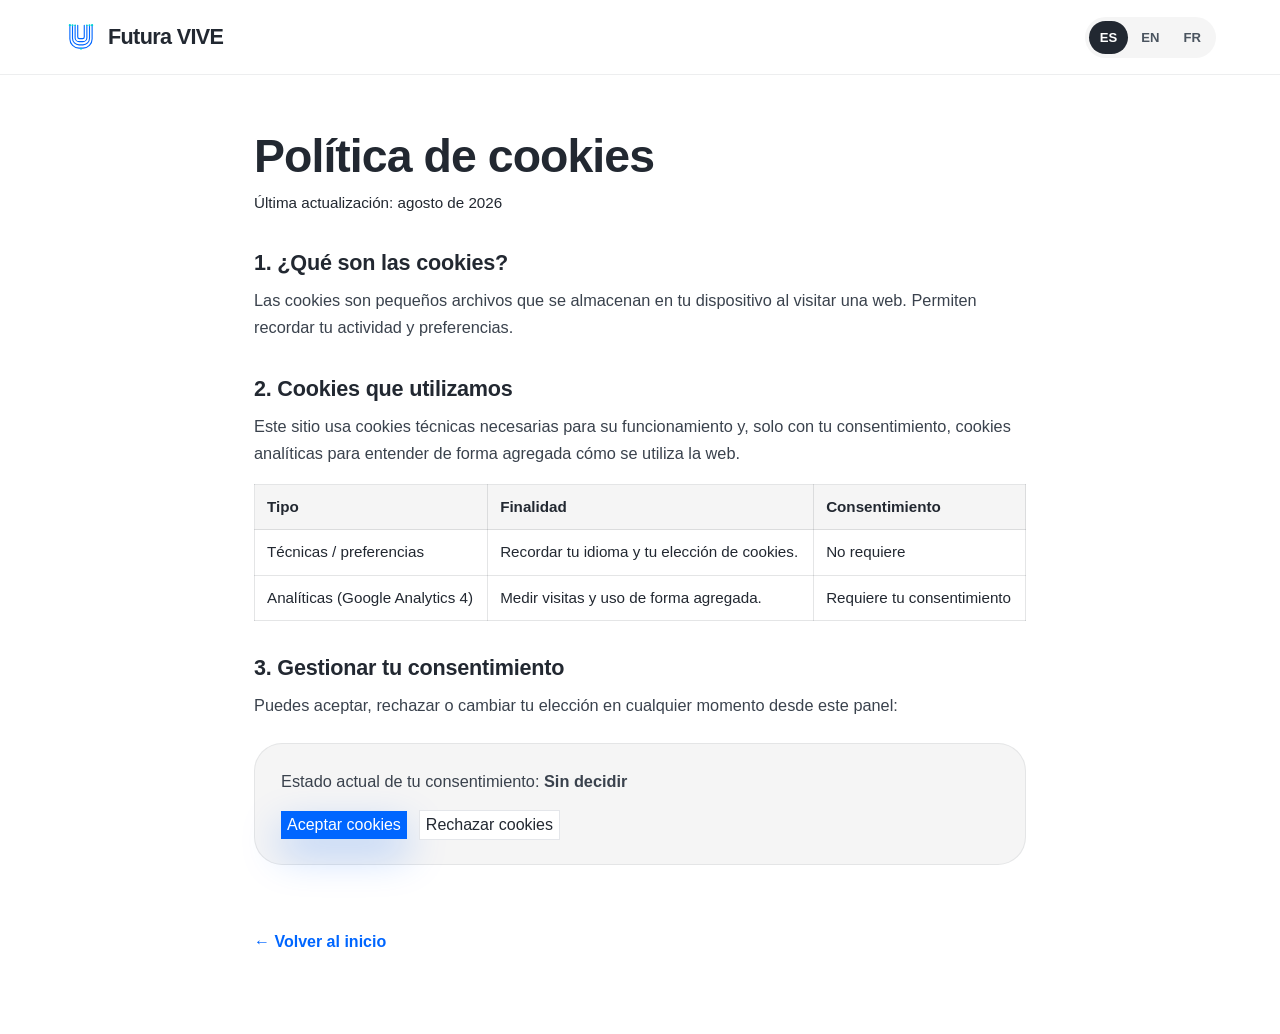
<file: cookies.html>
<!DOCTYPE html>
<html lang="es">
<head>
<meta charset="UTF-8">
<meta name="viewport" content="width=device-width, initial-scale=1">
<title>Política de cookies | Futura VIVE</title>
<meta name="description" content="">
<meta name="robots" content="noindex,nofollow">
<link rel="icon" href="/favicon.ico">
<link rel="stylesheet" href="/styles.css">
</head>
<body>
<header class="doc-header">
  <div class="wrap">
    <a class="brand" href="/" aria-label="Futura VIVE — inicio"><svg viewBox="0 0 96 104" fill="none" aria-hidden="true"><g stroke="#0066FF" stroke-width="3.4" stroke-linecap="round"><path d="M14 16 V58 a28 28 0 0 0 28 28 h12 a28 28 0 0 0 28 -28 V16"/><path d="M22 16 V56 a20 20 0 0 0 20 20 h12 a20 20 0 0 0 20 -20 V16"/><path d="M30 16 V54 a12 12 0 0 0 12 12 h12 a12 12 0 0 0 12 -12 V16"/><path d="M38 16 V52 a5 5 0 0 0 5 5 h10 a5 5 0 0 0 5 -5 V16"/></g><g fill="#00D4D4"><circle cx="14" cy="16" r="3.4"/><circle cx="82" cy="16" r="3.4"/><circle cx="22" cy="16" r="3"/><circle cx="74" cy="16" r="3"/><circle cx="30" cy="16" r="2.6"/><circle cx="66" cy="16" r="2.6"/><circle cx="48" cy="88" r="2.8"/></g></svg><span class="word">Futura VIVE</span></a>
    <nav class="lang" aria-label="Idioma"><a href="/cookies.html" class="active" aria-current="true">ES</a><a href="/en/cookies.html">EN</a><a href="/fr/cookies.html">FR</a></nav>
  </div>
</header>
<main class="doc-main">
  <h1>Política de cookies</h1>
  <p class="doc-updated">Última actualización: agosto de 2026</p>
  <h2>1. ¿Qué son las cookies?</h2>
<p>Las cookies son pequeños archivos que se almacenan en tu dispositivo al visitar una web. Permiten recordar tu actividad y preferencias.</p>
<h2>2. Cookies que utilizamos</h2>
<p>Este sitio usa cookies técnicas necesarias para su funcionamiento y, solo con tu consentimiento, cookies analíticas para entender de forma agregada cómo se utiliza la web.</p>
<table class="doc-tbl"><thead><tr><th>Tipo</th><th>Finalidad</th><th>Consentimiento</th></tr></thead>
<tbody>
<tr><td>Técnicas / preferencias</td><td>Recordar tu idioma y tu elección de cookies.</td><td>No requiere</td></tr>
<tr><td>Analíticas (Google Analytics 4)</td><td>Medir visitas y uso de forma agregada.</td><td>Requiere tu consentimiento</td></tr>
</tbody></table>
<h2>3. Gestionar tu consentimiento</h2>
<p>Puedes aceptar, rechazar o cambiar tu elección en cualquier momento desde este panel:</p><div class="doc-box">
  <p>Estado actual de tu consentimiento: <span class="cookie-status" id="cc-status">…</span></p>
  <div class="cookie-settings">
    <button class="btn-primary" id="cc-accept">Aceptar cookies</button>
    <button class="btn-line" id="cc-reject">Rechazar cookies</button>
  </div>
</div>
<script>
(function(){
  var LBL={accepted:'Aceptadas',rejected:'Rechazadas',none:'Sin decidir'};
  function paint(){
    var v=(window.NovaCookies&&window.NovaCookies.get&&window.NovaCookies.get())||null;
    var el=document.getElementById('cc-status');
    if(el) el.textContent = v==='accepted'?LBL.accepted:(v==='rejected'?LBL.rejected:LBL.none);
  }
  function ready(){
    var a=document.getElementById('cc-accept'),r=document.getElementById('cc-reject');
    if(a) a.addEventListener('click',function(){window.NovaCookies&&window.NovaCookies.set('accepted');paint();});
    if(r) r.addEventListener('click',function(){window.NovaCookies&&window.NovaCookies.set('rejected');paint();});
    paint();
  }
  if(document.readyState!=='loading') setTimeout(ready,60); else document.addEventListener('DOMContentLoaded',function(){setTimeout(ready,60);});
})();
</script>
  <a class="doc-back" href="/">← Volver al inicio</a>
</main>
<script src="/script.js" defer></script>
</body>
</html>
</file>
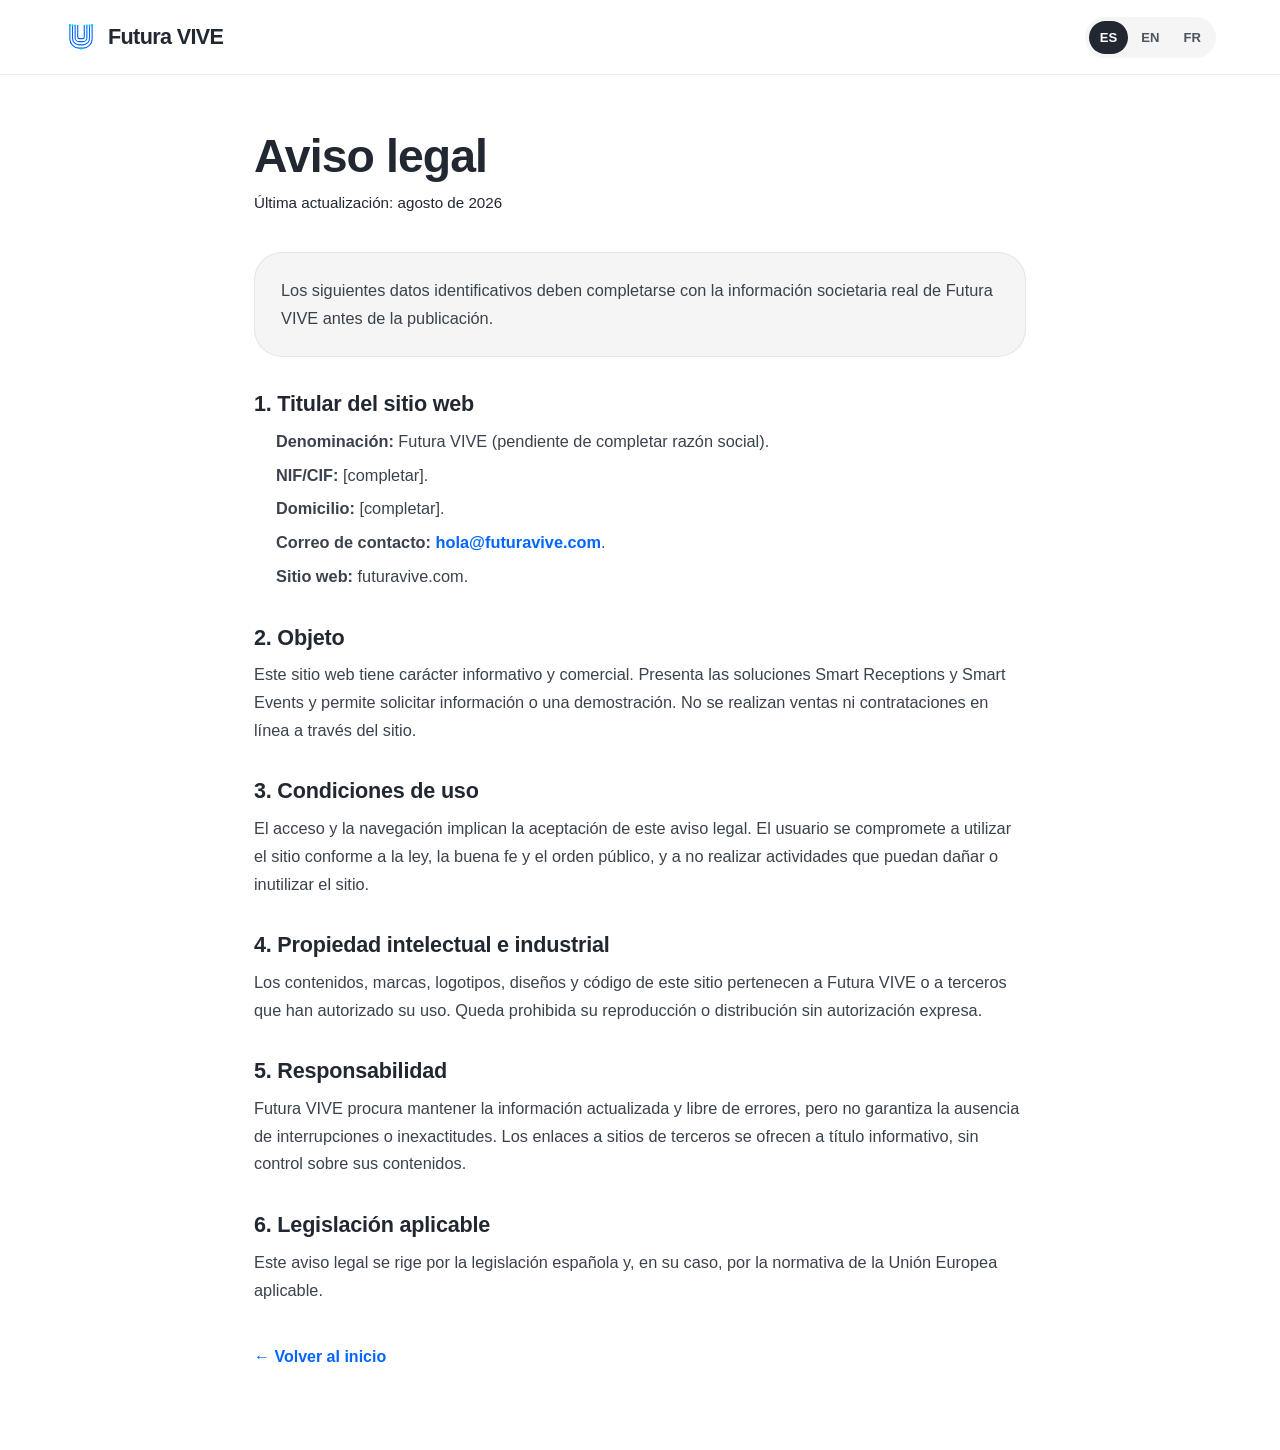
<file: legal.html>
<!DOCTYPE html>
<html lang="es">
<head>
<meta charset="UTF-8">
<meta name="viewport" content="width=device-width, initial-scale=1">
<title>Aviso legal | Futura VIVE</title>
<meta name="description" content="">
<meta name="robots" content="noindex,nofollow">
<link rel="icon" href="/favicon.ico">
<link rel="stylesheet" href="/styles.css">
</head>
<body>
<header class="doc-header">
  <div class="wrap">
    <a class="brand" href="/" aria-label="Futura VIVE — inicio"><svg viewBox="0 0 96 104" fill="none" aria-hidden="true"><g stroke="#0066FF" stroke-width="3.4" stroke-linecap="round"><path d="M14 16 V58 a28 28 0 0 0 28 28 h12 a28 28 0 0 0 28 -28 V16"/><path d="M22 16 V56 a20 20 0 0 0 20 20 h12 a20 20 0 0 0 20 -20 V16"/><path d="M30 16 V54 a12 12 0 0 0 12 12 h12 a12 12 0 0 0 12 -12 V16"/><path d="M38 16 V52 a5 5 0 0 0 5 5 h10 a5 5 0 0 0 5 -5 V16"/></g><g fill="#00D4D4"><circle cx="14" cy="16" r="3.4"/><circle cx="82" cy="16" r="3.4"/><circle cx="22" cy="16" r="3"/><circle cx="74" cy="16" r="3"/><circle cx="30" cy="16" r="2.6"/><circle cx="66" cy="16" r="2.6"/><circle cx="48" cy="88" r="2.8"/></g></svg><span class="word">Futura VIVE</span></a>
    <nav class="lang" aria-label="Idioma"><a href="/legal.html" class="active" aria-current="true">ES</a><a href="/en/legal.html">EN</a><a href="/fr/legal.html">FR</a></nav>
  </div>
</header>
<main class="doc-main">
  <h1>Aviso legal</h1>
  <p class="doc-updated">Última actualización: agosto de 2026</p>
  <div class="doc-box"><p>Los siguientes datos identificativos deben completarse con la información societaria real de Futura VIVE antes de la publicación.</p></div>
<h2>1. Titular del sitio web</h2>
<ul>
<li><strong>Denominación:</strong> Futura VIVE (pendiente de completar razón social).</li>
<li><strong>NIF/CIF:</strong> [completar].</li>
<li><strong>Domicilio:</strong> [completar].</li>
<li><strong>Correo de contacto:</strong> <a href="mailto:hola@futuravive.com">hola@futuravive.com</a>.</li>
<li><strong>Sitio web:</strong> futuravive.com.</li>
</ul>
<h2>2. Objeto</h2>
<p>Este sitio web tiene carácter informativo y comercial. Presenta las soluciones Smart Receptions y Smart Events y permite solicitar información o una demostración. No se realizan ventas ni contrataciones en línea a través del sitio.</p>
<h2>3. Condiciones de uso</h2>
<p>El acceso y la navegación implican la aceptación de este aviso legal. El usuario se compromete a utilizar el sitio conforme a la ley, la buena fe y el orden público, y a no realizar actividades que puedan dañar o inutilizar el sitio.</p>
<h2>4. Propiedad intelectual e industrial</h2>
<p>Los contenidos, marcas, logotipos, diseños y código de este sitio pertenecen a Futura VIVE o a terceros que han autorizado su uso. Queda prohibida su reproducción o distribución sin autorización expresa.</p>
<h2>5. Responsabilidad</h2>
<p>Futura VIVE procura mantener la información actualizada y libre de errores, pero no garantiza la ausencia de interrupciones o inexactitudes. Los enlaces a sitios de terceros se ofrecen a título informativo, sin control sobre sus contenidos.</p>
<h2>6. Legislación aplicable</h2>
<p>Este aviso legal se rige por la legislación española y, en su caso, por la normativa de la Unión Europea aplicable.</p>
  <a class="doc-back" href="/">← Volver al inicio</a>
</main>
<script src="/script.js" defer></script>
</body>
</html>
</file>
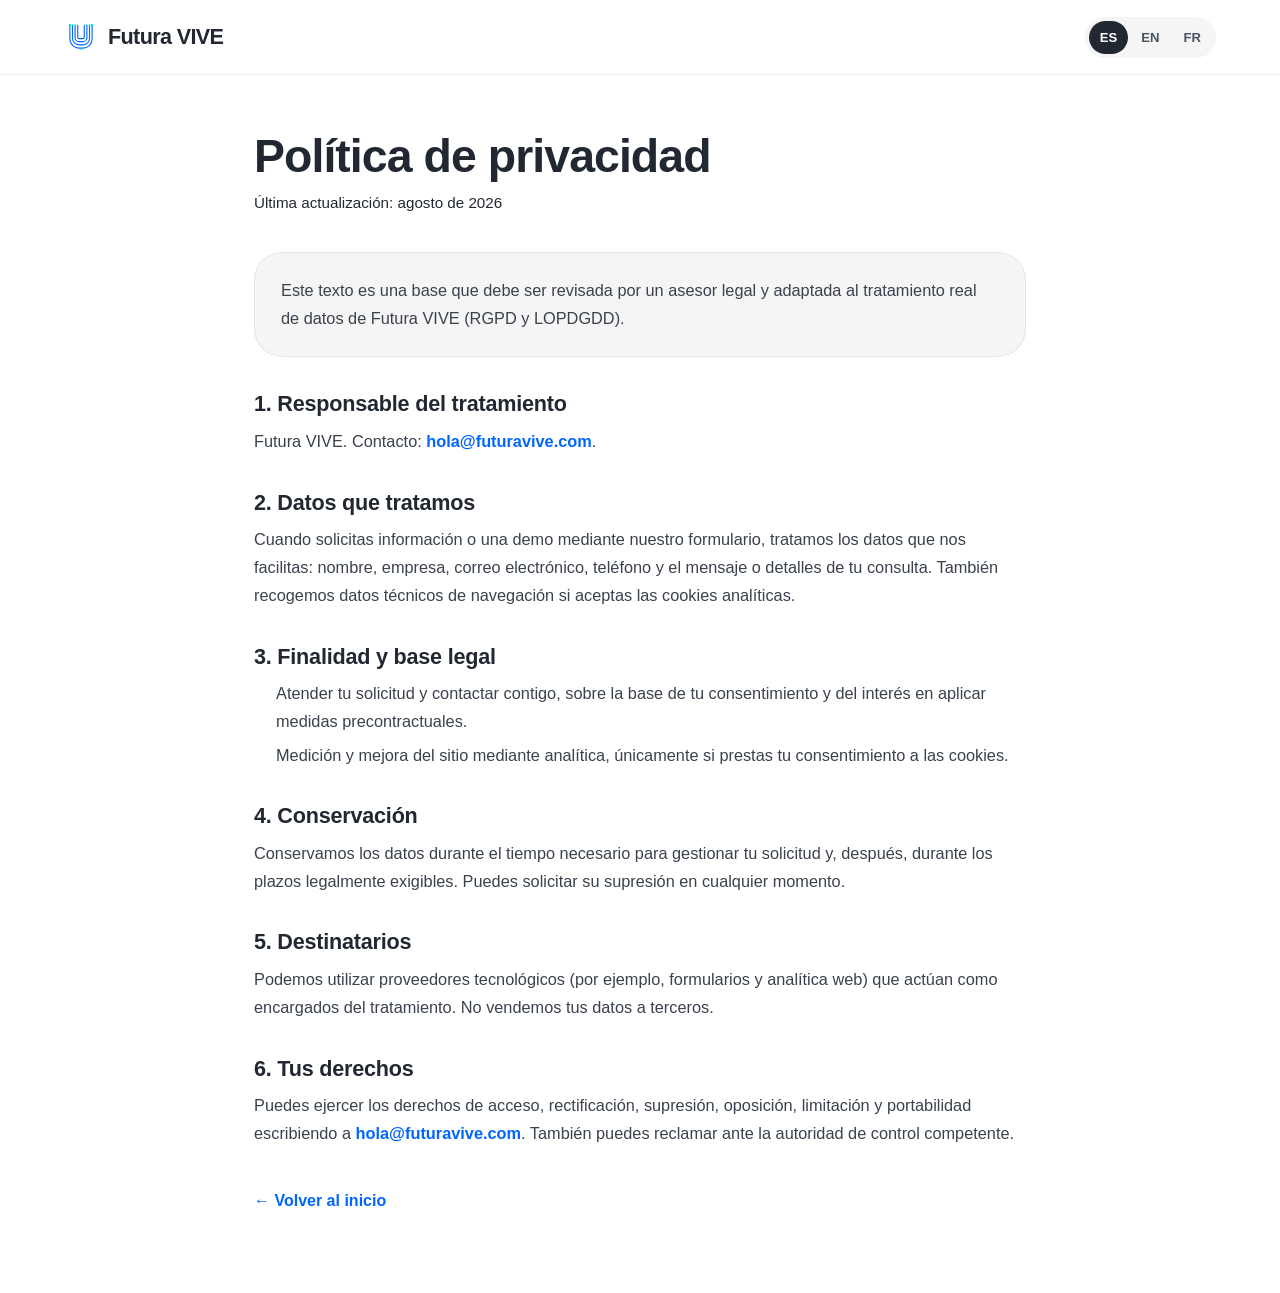
<file: privacy.html>
<!DOCTYPE html>
<html lang="es">
<head>
<meta charset="UTF-8">
<meta name="viewport" content="width=device-width, initial-scale=1">
<title>Política de privacidad | Futura VIVE</title>
<meta name="description" content="">
<meta name="robots" content="noindex,nofollow">
<link rel="icon" href="/favicon.ico">
<link rel="stylesheet" href="/styles.css">
</head>
<body>
<header class="doc-header">
  <div class="wrap">
    <a class="brand" href="/" aria-label="Futura VIVE — inicio"><svg viewBox="0 0 96 104" fill="none" aria-hidden="true"><g stroke="#0066FF" stroke-width="3.4" stroke-linecap="round"><path d="M14 16 V58 a28 28 0 0 0 28 28 h12 a28 28 0 0 0 28 -28 V16"/><path d="M22 16 V56 a20 20 0 0 0 20 20 h12 a20 20 0 0 0 20 -20 V16"/><path d="M30 16 V54 a12 12 0 0 0 12 12 h12 a12 12 0 0 0 12 -12 V16"/><path d="M38 16 V52 a5 5 0 0 0 5 5 h10 a5 5 0 0 0 5 -5 V16"/></g><g fill="#00D4D4"><circle cx="14" cy="16" r="3.4"/><circle cx="82" cy="16" r="3.4"/><circle cx="22" cy="16" r="3"/><circle cx="74" cy="16" r="3"/><circle cx="30" cy="16" r="2.6"/><circle cx="66" cy="16" r="2.6"/><circle cx="48" cy="88" r="2.8"/></g></svg><span class="word">Futura VIVE</span></a>
    <nav class="lang" aria-label="Idioma"><a href="/privacy.html" class="active" aria-current="true">ES</a><a href="/en/privacy.html">EN</a><a href="/fr/privacy.html">FR</a></nav>
  </div>
</header>
<main class="doc-main">
  <h1>Política de privacidad</h1>
  <p class="doc-updated">Última actualización: agosto de 2026</p>
  <div class="doc-box"><p>Este texto es una base que debe ser revisada por un asesor legal y adaptada al tratamiento real de datos de Futura VIVE (RGPD y LOPDGDD).</p></div>
<h2>1. Responsable del tratamiento</h2>
<p>Futura VIVE. Contacto: <a href="mailto:hola@futuravive.com">hola@futuravive.com</a>.</p>
<h2>2. Datos que tratamos</h2>
<p>Cuando solicitas información o una demo mediante nuestro formulario, tratamos los datos que nos facilitas: nombre, empresa, correo electrónico, teléfono y el mensaje o detalles de tu consulta. También recogemos datos técnicos de navegación si aceptas las cookies analíticas.</p>
<h2>3. Finalidad y base legal</h2>
<ul>
<li>Atender tu solicitud y contactar contigo, sobre la base de tu consentimiento y del interés en aplicar medidas precontractuales.</li>
<li>Medición y mejora del sitio mediante analítica, únicamente si prestas tu consentimiento a las cookies.</li>
</ul>
<h2>4. Conservación</h2>
<p>Conservamos los datos durante el tiempo necesario para gestionar tu solicitud y, después, durante los plazos legalmente exigibles. Puedes solicitar su supresión en cualquier momento.</p>
<h2>5. Destinatarios</h2>
<p>Podemos utilizar proveedores tecnológicos (por ejemplo, formularios y analítica web) que actúan como encargados del tratamiento. No vendemos tus datos a terceros.</p>
<h2>6. Tus derechos</h2>
<p>Puedes ejercer los derechos de acceso, rectificación, supresión, oposición, limitación y portabilidad escribiendo a <a href="mailto:hola@futuravive.com">hola@futuravive.com</a>. También puedes reclamar ante la autoridad de control competente.</p>
  <a class="doc-back" href="/">← Volver al inicio</a>
</main>
<script src="/script.js" defer></script>
</body>
</html>
</file>
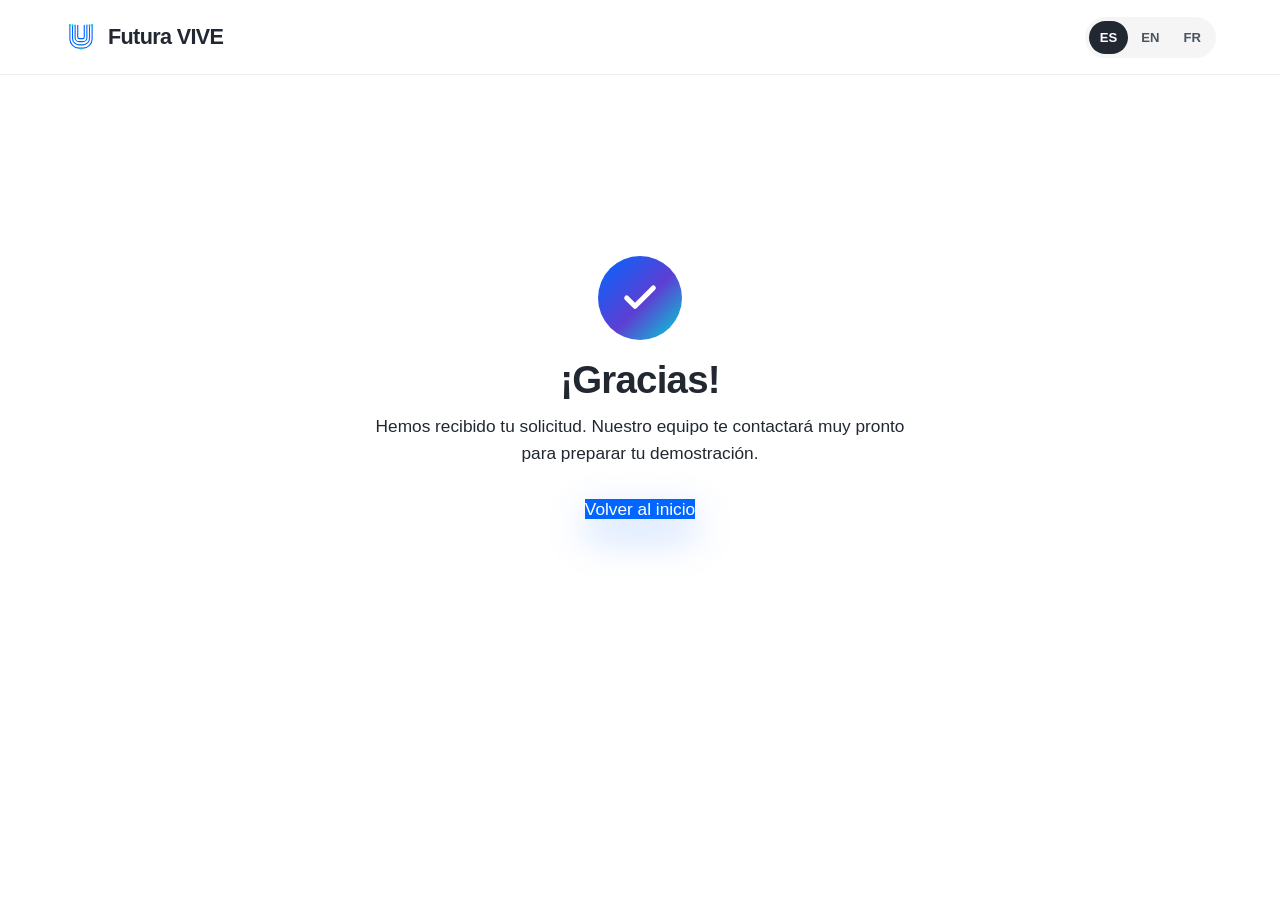
<file: thank-you.html>
<!DOCTYPE html>
<html lang="es">
<head>
<meta charset="UTF-8">
<meta name="viewport" content="width=device-width, initial-scale=1">
<title>Gracias | Futura VIVE</title>
<meta name="description" content="">
<meta name="robots" content="noindex,nofollow">
<link rel="icon" href="/favicon.ico">
<link rel="stylesheet" href="/styles.css">
</head>
<body>
<header class="doc-header">
  <div class="wrap">
    <a class="brand" href="/" aria-label="Futura VIVE — inicio"><svg viewBox="0 0 96 104" fill="none" aria-hidden="true"><g stroke="#0066FF" stroke-width="3.4" stroke-linecap="round"><path d="M14 16 V58 a28 28 0 0 0 28 28 h12 a28 28 0 0 0 28 -28 V16"/><path d="M22 16 V56 a20 20 0 0 0 20 20 h12 a20 20 0 0 0 20 -20 V16"/><path d="M30 16 V54 a12 12 0 0 0 12 12 h12 a12 12 0 0 0 12 -12 V16"/><path d="M38 16 V52 a5 5 0 0 0 5 5 h10 a5 5 0 0 0 5 -5 V16"/></g><g fill="#00D4D4"><circle cx="14" cy="16" r="3.4"/><circle cx="82" cy="16" r="3.4"/><circle cx="22" cy="16" r="3"/><circle cx="74" cy="16" r="3"/><circle cx="30" cy="16" r="2.6"/><circle cx="66" cy="16" r="2.6"/><circle cx="48" cy="88" r="2.8"/></g></svg><span class="word">Futura VIVE</span></a>
    <nav class="lang" aria-label="Idioma"><a href="/thank-you.html" class="active" aria-current="true">ES</a><a href="/en/thank-you.html">EN</a><a href="/fr/thank-you.html">FR</a></nav>
  </div>
</header>
<main class="centered-page"><div class="inner">
  <div class="ty-icon"><svg width="40" height="40" viewBox="0 0 24 24" fill="none" stroke="#fff" stroke-width="3" stroke-linecap="round" stroke-linejoin="round"><path d="M20 6 9 17l-5-5"/></svg></div>
  <h1>¡Gracias!</h1>
  <p>Hemos recibido tu solicitud. Nuestro equipo te contactará muy pronto para preparar tu demostración.</p>
  <a class="btn-primary btn-lg" href="/">Volver al inicio</a>
</div></main>
<script src="/script.js" defer></script>
<script>
(function(){try{if(window.gtag){gtag('event','generate_lead');}}catch(e){}})();
</script>
</body>
</html>
</file>
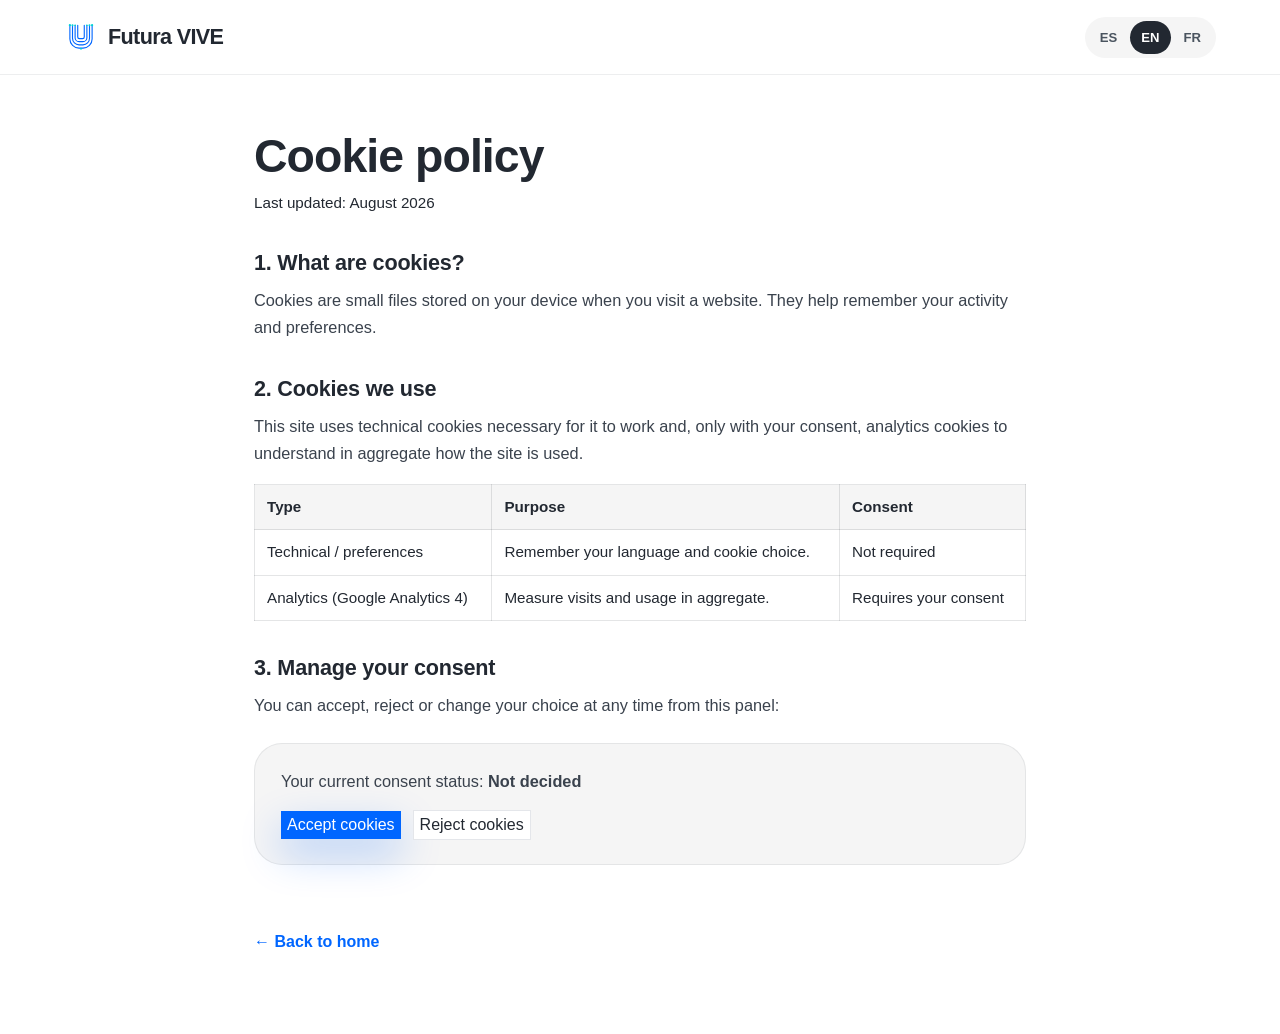
<file: en/cookies.html>
<!DOCTYPE html>
<html lang="en">
<head>
<meta charset="UTF-8">
<meta name="viewport" content="width=device-width, initial-scale=1">
<title>Cookie policy | Futura VIVE</title>
<meta name="description" content="">
<meta name="robots" content="noindex,nofollow">
<link rel="icon" href="/favicon.ico">
<link rel="stylesheet" href="/styles.css">
</head>
<body>
<header class="doc-header">
  <div class="wrap">
    <a class="brand" href="/en/" aria-label="Futura VIVE — home"><svg viewBox="0 0 96 104" fill="none" aria-hidden="true"><g stroke="#0066FF" stroke-width="3.4" stroke-linecap="round"><path d="M14 16 V58 a28 28 0 0 0 28 28 h12 a28 28 0 0 0 28 -28 V16"/><path d="M22 16 V56 a20 20 0 0 0 20 20 h12 a20 20 0 0 0 20 -20 V16"/><path d="M30 16 V54 a12 12 0 0 0 12 12 h12 a12 12 0 0 0 12 -12 V16"/><path d="M38 16 V52 a5 5 0 0 0 5 5 h10 a5 5 0 0 0 5 -5 V16"/></g><g fill="#00D4D4"><circle cx="14" cy="16" r="3.4"/><circle cx="82" cy="16" r="3.4"/><circle cx="22" cy="16" r="3"/><circle cx="74" cy="16" r="3"/><circle cx="30" cy="16" r="2.6"/><circle cx="66" cy="16" r="2.6"/><circle cx="48" cy="88" r="2.8"/></g></svg><span class="word">Futura VIVE</span></a>
    <nav class="lang" aria-label="Idioma"><a href="/cookies.html">ES</a><a href="/en/cookies.html" class="active" aria-current="true">EN</a><a href="/fr/cookies.html">FR</a></nav>
  </div>
</header>
<main class="doc-main">
  <h1>Cookie policy</h1>
  <p class="doc-updated">Last updated: August 2026</p>
  <h2>1. What are cookies?</h2>
<p>Cookies are small files stored on your device when you visit a website. They help remember your activity and preferences.</p>
<h2>2. Cookies we use</h2>
<p>This site uses technical cookies necessary for it to work and, only with your consent, analytics cookies to understand in aggregate how the site is used.</p>
<table class="doc-tbl"><thead><tr><th>Type</th><th>Purpose</th><th>Consent</th></tr></thead>
<tbody>
<tr><td>Technical / preferences</td><td>Remember your language and cookie choice.</td><td>Not required</td></tr>
<tr><td>Analytics (Google Analytics 4)</td><td>Measure visits and usage in aggregate.</td><td>Requires your consent</td></tr>
</tbody></table>
<h2>3. Manage your consent</h2>
<p>You can accept, reject or change your choice at any time from this panel:</p><div class="doc-box">
  <p>Your current consent status: <span class="cookie-status" id="cc-status">…</span></p>
  <div class="cookie-settings">
    <button class="btn-primary" id="cc-accept">Accept cookies</button>
    <button class="btn-line" id="cc-reject">Reject cookies</button>
  </div>
</div>
<script>
(function(){
  var LBL={accepted:'Accepted',rejected:'Rejected',none:'Not decided'};
  function paint(){
    var v=(window.NovaCookies&&window.NovaCookies.get&&window.NovaCookies.get())||null;
    var el=document.getElementById('cc-status');
    if(el) el.textContent = v==='accepted'?LBL.accepted:(v==='rejected'?LBL.rejected:LBL.none);
  }
  function ready(){
    var a=document.getElementById('cc-accept'),r=document.getElementById('cc-reject');
    if(a) a.addEventListener('click',function(){window.NovaCookies&&window.NovaCookies.set('accepted');paint();});
    if(r) r.addEventListener('click',function(){window.NovaCookies&&window.NovaCookies.set('rejected');paint();});
    paint();
  }
  if(document.readyState!=='loading') setTimeout(ready,60); else document.addEventListener('DOMContentLoaded',function(){setTimeout(ready,60);});
})();
</script>
  <a class="doc-back" href="/en/">← Back to home</a>
</main>
<script src="/script.js" defer></script>
</body>
</html>
</file>
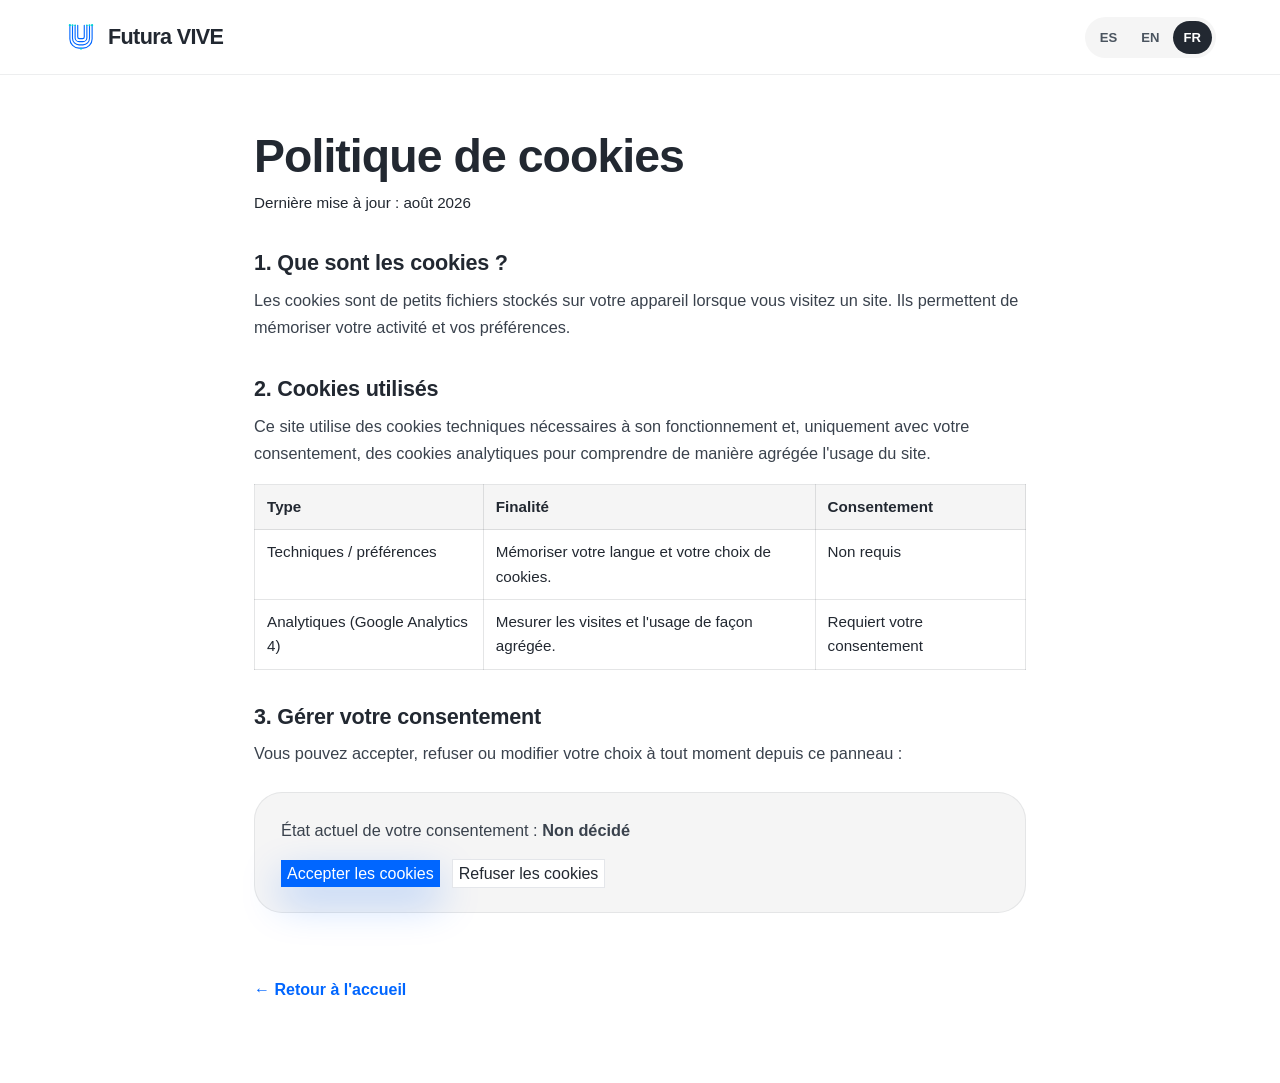
<file: fr/cookies.html>
<!DOCTYPE html>
<html lang="fr">
<head>
<meta charset="UTF-8">
<meta name="viewport" content="width=device-width, initial-scale=1">
<title>Politique de cookies | Futura VIVE</title>
<meta name="description" content="">
<meta name="robots" content="noindex,nofollow">
<link rel="icon" href="/favicon.ico">
<link rel="stylesheet" href="/styles.css">
</head>
<body>
<header class="doc-header">
  <div class="wrap">
    <a class="brand" href="/fr/" aria-label="Futura VIVE — accueil"><svg viewBox="0 0 96 104" fill="none" aria-hidden="true"><g stroke="#0066FF" stroke-width="3.4" stroke-linecap="round"><path d="M14 16 V58 a28 28 0 0 0 28 28 h12 a28 28 0 0 0 28 -28 V16"/><path d="M22 16 V56 a20 20 0 0 0 20 20 h12 a20 20 0 0 0 20 -20 V16"/><path d="M30 16 V54 a12 12 0 0 0 12 12 h12 a12 12 0 0 0 12 -12 V16"/><path d="M38 16 V52 a5 5 0 0 0 5 5 h10 a5 5 0 0 0 5 -5 V16"/></g><g fill="#00D4D4"><circle cx="14" cy="16" r="3.4"/><circle cx="82" cy="16" r="3.4"/><circle cx="22" cy="16" r="3"/><circle cx="74" cy="16" r="3"/><circle cx="30" cy="16" r="2.6"/><circle cx="66" cy="16" r="2.6"/><circle cx="48" cy="88" r="2.8"/></g></svg><span class="word">Futura VIVE</span></a>
    <nav class="lang" aria-label="Idioma"><a href="/cookies.html">ES</a><a href="/en/cookies.html">EN</a><a href="/fr/cookies.html" class="active" aria-current="true">FR</a></nav>
  </div>
</header>
<main class="doc-main">
  <h1>Politique de cookies</h1>
  <p class="doc-updated">Dernière mise à jour : août 2026</p>
  <h2>1. Que sont les cookies ?</h2>
<p>Les cookies sont de petits fichiers stockés sur votre appareil lorsque vous visitez un site. Ils permettent de mémoriser votre activité et vos préférences.</p>
<h2>2. Cookies utilisés</h2>
<p>Ce site utilise des cookies techniques nécessaires à son fonctionnement et, uniquement avec votre consentement, des cookies analytiques pour comprendre de manière agrégée l'usage du site.</p>
<table class="doc-tbl"><thead><tr><th>Type</th><th>Finalité</th><th>Consentement</th></tr></thead>
<tbody>
<tr><td>Techniques / préférences</td><td>Mémoriser votre langue et votre choix de cookies.</td><td>Non requis</td></tr>
<tr><td>Analytiques (Google Analytics 4)</td><td>Mesurer les visites et l'usage de façon agrégée.</td><td>Requiert votre consentement</td></tr>
</tbody></table>
<h2>3. Gérer votre consentement</h2>
<p>Vous pouvez accepter, refuser ou modifier votre choix à tout moment depuis ce panneau :</p><div class="doc-box">
  <p>État actuel de votre consentement : <span class="cookie-status" id="cc-status">…</span></p>
  <div class="cookie-settings">
    <button class="btn-primary" id="cc-accept">Accepter les cookies</button>
    <button class="btn-line" id="cc-reject">Refuser les cookies</button>
  </div>
</div>
<script>
(function(){
  var LBL={accepted:'Acceptés',rejected:'Refusés',none:'Non décidé'};
  function paint(){
    var v=(window.NovaCookies&&window.NovaCookies.get&&window.NovaCookies.get())||null;
    var el=document.getElementById('cc-status');
    if(el) el.textContent = v==='accepted'?LBL.accepted:(v==='rejected'?LBL.rejected:LBL.none);
  }
  function ready(){
    var a=document.getElementById('cc-accept'),r=document.getElementById('cc-reject');
    if(a) a.addEventListener('click',function(){window.NovaCookies&&window.NovaCookies.set('accepted');paint();});
    if(r) r.addEventListener('click',function(){window.NovaCookies&&window.NovaCookies.set('rejected');paint();});
    paint();
  }
  if(document.readyState!=='loading') setTimeout(ready,60); else document.addEventListener('DOMContentLoaded',function(){setTimeout(ready,60);});
})();
</script>
  <a class="doc-back" href="/fr/">← Retour à l'accueil</a>
</main>
<script src="/script.js" defer></script>
</body>
</html>
</file>
<file: styles.css>
/* ==========================================================================
   Smart Receptions / Smart Events — Futura VIVE
   Sistema visual NOVA · CSS único · vanilla
   ========================================================================== */

/* ---------- Tokens ---------- */
:root {
  --nova-blue: #0066FF;
  --nova-purple: #5D3FD3;
  --nova-turquoise: #00D4D4;
  --nova-dark: #222831;
  --nova-white: #F5F5F5;
  --pure-white: #FFFFFF;

  /* Derivados */
  --dark-2: #1a2028;
  --dark-3: #2c3540;
  --ink: #222831;
  --ink-soft: #4a545f;
  --line: #e4e6ea;
  --line-dark: rgba(255, 255, 255, .12);

  --grad: linear-gradient(135deg, #0066FF 0%, #5D3FD3 55%, #00D4D4 100%);
  --grad-soft: linear-gradient(135deg, rgba(0,102,255,.10) 0%, rgba(93,63,211,.10) 55%, rgba(0,212,212,.10) 100%);

  --shadow-sm: 0 2px 8px rgba(34, 40, 49, .06);
  --shadow-md: 0 12px 32px rgba(34, 40, 49, .10);
  --shadow-lg: 0 30px 70px rgba(34, 40, 49, .16);
  --shadow-blue: 0 16px 40px rgba(0, 102, 255, .28);

  --r-sm: 12px;
  --r-md: 18px;
  --r-lg: 28px;
  --r-xl: 40px;

  --container: 1200px;
  --gutter: clamp(20px, 5vw, 56px);

  --font: -apple-system, BlinkMacSystemFont, "Helvetica Neue", Arial, Helvetica, sans-serif;

  --header-h: 74px;
}

/* ---------- Reset ---------- */
*, *::before, *::after { box-sizing: border-box; }
* { margin: 0; }
html { scroll-behavior: smooth; -webkit-text-size-adjust: 100%; }
html:focus-within { scroll-behavior: smooth; }

body {
  font-family: var(--font);
  color: var(--ink);
  background: var(--pure-white);
  line-height: 1.6;
  font-weight: 400;
  -webkit-font-smoothing: antialiased;
  text-rendering: optimizeLegibility;
  overflow-x: hidden;
}

img, picture, svg { max-width: 100%; display: block; }
a { color: inherit; text-decoration: none; }
button { font: inherit; cursor: pointer; border: none; background: none; color: inherit; }
ul { list-style: none; padding: 0; }
:focus-visible { outline: 3px solid var(--nova-blue); outline-offset: 3px; border-radius: 6px; }

/* ---------- Tipografía ---------- */
h1, h2, h3 { line-height: 1.05; letter-spacing: -.02em; font-weight: 800; }
h1 { font-size: clamp(2.4rem, 6vw, 4.6rem); }
h2 { font-size: clamp(2rem, 4.6vw, 3.4rem); }
h3 { font-size: clamp(1.25rem, 2.2vw, 1.7rem); font-weight: 700; }
.eyebrow {
  display: inline-flex; align-items: center; gap: 8px;
  font-size: .82rem; font-weight: 700; letter-spacing: .12em; text-transform: uppercase;
  color: var(--nova-blue);
}
.eyebrow::before { content: ""; width: 26px; height: 2px; background: var(--grad); border-radius: 2px; }
.hl { color: var(--nova-blue); }
.hl-t { color: var(--nova-turquoise); }
.hl-grad {
  background: var(--grad); -webkit-background-clip: text; background-clip: text; color: transparent;
}
.lead { font-size: clamp(1.05rem, 1.6vw, 1.28rem); color: var(--ink-soft); max-width: 60ch; }
.dark .lead { color: rgba(245, 245, 245, .72); }

/* ---------- Layout ---------- */
.container { width: 100%; max-width: var(--container); margin-inline: auto; padding-inline: var(--gutter); }
section { padding-block: clamp(64px, 9vw, 120px); }
.section-head { max-width: 720px; margin-bottom: clamp(36px, 5vw, 60px); }
.section-head.center { margin-inline: auto; text-align: center; }
.section-head .eyebrow { margin-bottom: 18px; }
.section-head h2 { margin-bottom: 18px; }

.dark { background: var(--nova-dark); color: var(--nova-white); }
.dark h1, .dark h2, .dark h3 { color: var(--pure-white); }
.dark .eyebrow { color: var(--nova-turquoise); }
.tint { background: var(--nova-white); }

/* ---------- Botones ---------- */
.btn {
  --pad-y: 15px; --pad-x: 30px;
  display: inline-flex; align-items: center; justify-content: center; gap: 10px;
  padding: var(--pad-y) var(--pad-x);
  border-radius: 999px; font-weight: 700; font-size: 1rem; letter-spacing: -.01em;
  transition: transform .18s ease, box-shadow .25s ease, background .25s ease, color .2s ease;
  white-space: nowrap; text-align: center;
}
.btn svg { width: 18px; height: 18px; }
.btn-primary { background: var(--nova-blue); color: #fff; box-shadow: var(--shadow-blue); }
.btn-primary:hover { transform: translateY(-2px); box-shadow: 0 22px 50px rgba(0,102,255,.36); }
.btn-grad { background: var(--grad); color: #fff; box-shadow: var(--shadow-blue); background-size: 160% 160%; }
.btn-grad:hover { transform: translateY(-2px); background-position: 100% 0; box-shadow: 0 22px 50px rgba(93,63,211,.34); }
.btn-ghost { background: rgba(255,255,255,.08); color: #fff; border: 1.5px solid rgba(255,255,255,.28); }
.btn-ghost:hover { background: rgba(255,255,255,.16); transform: translateY(-2px); }
.btn-line { background: #fff; color: var(--ink); border: 1.5px solid var(--line); }
.btn-line:hover { border-color: var(--nova-blue); color: var(--nova-blue); transform: translateY(-2px); }
.btn-lg { --pad-y: 18px; --pad-x: 38px; font-size: 1.08rem; }
.btn-block { width: 100%; }

/* ==========================================================================
   Header
   ========================================================================== */
.site-header {
  position: sticky; top: 0; z-index: 60;
  background: rgba(255,255,255,.82);
  backdrop-filter: saturate(160%) blur(14px);
  -webkit-backdrop-filter: saturate(160%) blur(14px);
  border-bottom: 1px solid transparent;
  transition: border-color .3s ease, box-shadow .3s ease;
}
.site-header.scrolled { border-color: var(--line); box-shadow: var(--shadow-sm); }
.nav {
  height: var(--header-h);
  display: flex; align-items: center; gap: 26px;
}
.brand { display: flex; align-items: center; gap: 10px; flex-shrink: 0; }
.brand svg { width: 34px; height: 34px; }
.brand .word { font-weight: 800; font-size: 1.35rem; letter-spacing: -.03em; color: var(--nova-dark); }
.nav-links { display: flex; align-items: center; gap: 4px; margin-left: 8px; }
.nav-links a {
  padding: 9px 14px; border-radius: 10px; font-weight: 600; font-size: .96rem; color: var(--ink-soft);
  transition: color .2s ease, background .2s ease;
}
.nav-links a:hover { color: var(--nova-dark); background: var(--nova-white); }
.nav-spacer { margin-left: auto; }
.nav-actions { display: flex; align-items: center; gap: 12px; }

/* Language selector */
.lang {
  display: inline-flex; align-items: center; gap: 2px;
  background: var(--nova-white); border-radius: 999px; padding: 4px;
}
.lang a {
  padding: 6px 11px; border-radius: 999px; font-weight: 700; font-size: .82rem; color: var(--ink-soft);
  transition: background .2s ease, color .2s ease;
}
.lang a.active { background: var(--nova-dark); color: #fff; }
.lang a:hover:not(.active) { color: var(--nova-dark); }

/* Dropdown Soluciones */
.has-drop { position: relative; }
.drop {
  position: absolute; top: calc(100% + 12px); left: 0; min-width: 300px;
  background: #fff; border: 1px solid var(--line); border-radius: var(--r-md);
  box-shadow: var(--shadow-lg); padding: 10px;
  opacity: 0; visibility: hidden; transform: translateY(8px);
  transition: opacity .2s ease, transform .2s ease, visibility .2s;
}
.has-drop:hover .drop, .has-drop:focus-within .drop { opacity: 1; visibility: visible; transform: translateY(0); }
.drop button {
  display: flex; gap: 12px; width: 100%; text-align: left; padding: 12px; border-radius: 12px;
  transition: background .18s ease;
}
.drop button:hover { background: var(--nova-white); }
.drop .di { width: 40px; height: 40px; border-radius: 10px; display: grid; place-items: center; flex-shrink: 0; color: #fff; }
.drop .di.b { background: var(--nova-blue); }
.drop .di.t { background: var(--nova-turquoise); color: var(--nova-dark); }
.drop .dt { font-weight: 700; color: var(--nova-dark); font-size: .98rem; }
.drop .ds { font-size: .84rem; color: var(--ink-soft); line-height: 1.4; }

/* Burger */
.burger { display: none; width: 44px; height: 44px; border-radius: 12px; }
.burger span { display: block; width: 22px; height: 2px; background: var(--nova-dark); margin: 5px auto; border-radius: 2px; transition: transform .3s, opacity .3s; }
.burger.open span:nth-child(1) { transform: translateY(7px) rotate(45deg); }
.burger.open span:nth-child(2) { opacity: 0; }
.burger.open span:nth-child(3) { transform: translateY(-7px) rotate(-45deg); }
/* El menú móvil permanece oculto por defecto; solo se muestra en <=860px al abrirlo */
.mobile-menu { display: none; }

/* ==========================================================================
   Hero
   ========================================================================== */
.hero { position: relative; padding-block: clamp(56px, 8vw, 92px) clamp(40px, 6vw, 72px); overflow: hidden; }
.hero-bg {
  position: absolute; inset: 0; z-index: -1;
  background:
    radial-gradient(60% 60% at 82% 12%, rgba(0,212,212,.12), transparent 60%),
    radial-gradient(55% 55% at 10% 0%, rgba(93,63,211,.12), transparent 60%),
    var(--pure-white);
}
.hero-grid { display: grid; grid-template-columns: 1.05fr .95fr; gap: clamp(28px, 4vw, 64px); align-items: center; }
.hero-badge {
  display: inline-flex; align-items: center; gap: 9px;
  background: #fff; border: 1px solid var(--line); box-shadow: var(--shadow-sm);
  padding: 8px 15px; border-radius: 999px; font-size: .85rem; font-weight: 600; color: var(--ink-soft);
  margin-bottom: 24px;
}
.hero-badge .dot { width: 8px; height: 8px; border-radius: 50%; background: var(--nova-turquoise); box-shadow: 0 0 0 4px rgba(0,212,212,.2); }
.hero h1 { margin-bottom: 22px; }
.hero .lead { margin-bottom: 32px; }
.hero-ctas { display: flex; flex-wrap: wrap; gap: 14px; margin-bottom: 30px; }
.hero-trust { display: flex; flex-wrap: wrap; gap: 20px 28px; font-size: .9rem; color: var(--ink-soft); }
.hero-trust span { display: inline-flex; align-items: center; gap: 8px; }
.hero-trust svg { width: 18px; height: 18px; color: var(--nova-blue); }

/* Hero animation card (flujo de acceso) */
.flow-card {
  position: relative; background: var(--nova-dark); border-radius: var(--r-xl);
  padding: 30px; box-shadow: var(--shadow-lg); overflow: hidden;
}
.flow-card::before {
  content: ""; position: absolute; inset: 0;
  background: radial-gradient(80% 60% at 50% -10%, rgba(0,102,255,.35), transparent 60%);
  pointer-events: none;
}
.flow-head { display: flex; align-items: center; justify-content: space-between; margin-bottom: 22px; position: relative; }
.flow-head .ft { color: #fff; font-weight: 700; font-size: 1.02rem; }
.flow-head .fdots span { display: inline-block; width: 9px; height: 9px; border-radius: 50%; margin-left: 6px; background: rgba(255,255,255,.28); }
.flow-steps { display: flex; flex-direction: column; gap: 12px; position: relative; }
.flow-step {
  display: flex; align-items: center; gap: 14px;
  background: rgba(255,255,255,.05); border: 1px solid rgba(255,255,255,.08);
  border-radius: 16px; padding: 14px 16px;
  opacity: .35; transform: translateY(6px);
  transition: opacity .5s ease, transform .5s ease, border-color .5s ease, background .5s ease;
}
.flow-step.on { opacity: 1; transform: translateY(0); border-color: rgba(0,212,212,.5); background: rgba(0,212,212,.08); }
.flow-step .fs-ic {
  width: 42px; height: 42px; border-radius: 12px; flex-shrink: 0; display: grid; place-items: center;
  background: rgba(255,255,255,.08); color: var(--nova-turquoise);
}
.flow-step.on .fs-ic { background: var(--grad); color: #fff; }
.flow-step .fs-ic svg { width: 20px; height: 20px; }
.flow-step .fs-t { color: #fff; font-weight: 700; font-size: .96rem; }
.flow-step .fs-d { color: rgba(245,245,245,.6); font-size: .82rem; }
.flow-step .fs-check { margin-left: auto; color: var(--nova-turquoise); opacity: 0; transition: opacity .4s; }
.flow-step.on .fs-check { opacity: 1; }

/* ==========================================================================
   Selector de rama (Hero)
   ========================================================================== */
.selector { padding-block: 0 clamp(56px, 8vw, 96px); }
.selector-grid { display: grid; grid-template-columns: 1fr 1fr; gap: 22px; }
.pick {
  position: relative; display: flex; flex-direction: column; text-align: left;
  border-radius: var(--r-lg); padding: clamp(26px, 3vw, 38px); overflow: hidden;
  border: 1.5px solid var(--line); background: #fff;
  transition: transform .25s ease, box-shadow .3s ease, border-color .3s ease;
  min-height: 300px;
}
.pick:hover { transform: translateY(-6px); box-shadow: var(--shadow-lg); }
.pick.company:hover { border-color: var(--nova-blue); }
.pick.events:hover { border-color: var(--nova-turquoise); }
.pick .pick-bg { position: absolute; inset: 0; z-index: 0; opacity: .9; }
.pick.company .pick-bg { background: linear-gradient(160deg, rgba(0,102,255,.07), rgba(93,63,211,.05)); }
.pick.events .pick-bg { background: linear-gradient(160deg, rgba(0,212,212,.09), rgba(0,102,255,.05)); }
.pick > * { position: relative; z-index: 1; }
.pick .pick-tag {
  display: inline-flex; align-items: center; gap: 8px; align-self: flex-start;
  font-size: .78rem; font-weight: 800; letter-spacing: .1em; text-transform: uppercase;
  padding: 6px 12px; border-radius: 999px; margin-bottom: 20px;
}
.pick.company .pick-tag { background: rgba(0,102,255,.12); color: var(--nova-blue); }
.pick.events .pick-tag { background: rgba(0,212,212,.16); color: #018f8f; }
.pick .pick-ic { width: 60px; height: 60px; border-radius: 16px; display: grid; place-items: center; color: #fff; margin-bottom: 18px; }
.pick.company .pick-ic { background: var(--nova-blue); }
.pick.events .pick-ic { background: var(--nova-turquoise); color: var(--nova-dark); }
.pick .pick-ic svg { width: 30px; height: 30px; }
.pick h3 { font-size: clamp(1.5rem, 2.4vw, 2rem); font-weight: 800; margin-bottom: 8px; color: var(--nova-dark); }
.pick .pick-name { font-weight: 700; color: var(--nova-blue); margin-bottom: 12px; font-size: 1.05rem; }
.pick.events .pick-name { color: #018f8f; }
.pick p { color: var(--ink-soft); margin-bottom: 24px; flex-grow: 1; }
.pick .pick-cta { display: inline-flex; align-items: center; gap: 8px; font-weight: 700; color: var(--nova-dark); }
.pick .pick-cta svg { width: 18px; height: 18px; transition: transform .2s; }
.pick:hover .pick-cta svg { transform: translateX(4px); }

/* ==========================================================================
   Branch visibility
   ========================================================================== */
[data-branch] { display: none; }
body[data-active="company"] [data-branch="company"] { display: block; }
body[data-active="events"] [data-branch="events"] { display: block; }
/* Antes de elegir rama: mostrar company por defecto vía JS; selector siempre visible */

/* Barra de rama activa (sticky sub-nav) */
.branch-bar {
  position: sticky; top: var(--header-h); z-index: 40;
  background: rgba(255,255,255,.9); backdrop-filter: blur(12px);
  border-bottom: 1px solid var(--line);
}
.branch-bar .container { display: flex; align-items: center; gap: 16px; height: 58px; }
.branch-bar .bb-label { font-weight: 700; color: var(--ink-soft); font-size: .9rem; }
.branch-switch { display: inline-flex; background: var(--nova-white); border-radius: 999px; padding: 4px; margin-left: auto; }
.branch-switch button {
  padding: 8px 18px; border-radius: 999px; font-weight: 700; font-size: .9rem; color: var(--ink-soft);
  transition: background .2s, color .2s;
}
.branch-switch button.active { background: var(--nova-dark); color: #fff; }

/* ==========================================================================
   Problemas (chips)
   ========================================================================== */
.problems-grid { display: grid; grid-template-columns: repeat(auto-fit, minmax(240px, 1fr)); gap: 14px; }
.prob {
  display: flex; align-items: flex-start; gap: 12px; padding: 18px 20px;
  background: #fff; border: 1px solid var(--line); border-radius: var(--r-sm);
  transition: transform .2s, box-shadow .2s;
}
.dark .prob { background: var(--dark-2); border-color: var(--line-dark); }
.prob:hover { transform: translateY(-3px); box-shadow: var(--shadow-sm); }
.prob .px { color: var(--nova-blue); flex-shrink: 0; margin-top: 2px; }
.dark .prob .px { color: var(--nova-turquoise); }
.prob span { font-weight: 600; font-size: .96rem; }

/* ==========================================================================
   Flujo (pasos numerados)
   ========================================================================== */
.steps { display: grid; grid-template-columns: repeat(auto-fit, minmax(200px, 1fr)); gap: 20px; counter-reset: st; }
.step { position: relative; padding-top: 12px; }
.step .st-n {
  font-size: .85rem; font-weight: 800; color: var(--nova-blue); letter-spacing: .1em;
  display: inline-flex; align-items: center; gap: 8px; margin-bottom: 14px;
}
.step .st-n::before { counter-increment: st; content: counter(st, decimal-leading-zero); font-size: 1.6rem; }
.dark .step .st-n { color: var(--nova-turquoise); }
.step .st-ic { width: 46px; height: 46px; border-radius: 12px; background: var(--grad-soft); color: var(--nova-blue); display: grid; place-items: center; margin-bottom: 14px; }
.dark .step .st-ic { background: rgba(0,212,212,.12); color: var(--nova-turquoise); }
.step h3 { font-size: 1.12rem; margin-bottom: 6px; }
.step p { font-size: .94rem; color: var(--ink-soft); }
.dark .step p { color: rgba(245,245,245,.66); }

/* ==========================================================================
   Features grid
   ========================================================================== */
.features { display: grid; grid-template-columns: repeat(auto-fill, minmax(260px, 1fr)); gap: 16px; }
.feat {
  padding: 24px; border-radius: var(--r-md); background: #fff; border: 1px solid var(--line);
  transition: transform .2s, box-shadow .25s, border-color .25s;
}
.feat:hover { transform: translateY(-4px); box-shadow: var(--shadow-md); border-color: transparent; }
.feat .feat-ic { width: 44px; height: 44px; border-radius: 12px; background: var(--grad-soft); color: var(--nova-blue); display: grid; place-items: center; margin-bottom: 16px; }
.feat h3 { font-size: 1.06rem; margin-bottom: 6px; }
.feat p { font-size: .92rem; color: var(--ink-soft); }

/* ==========================================================================
   Futurito
   ========================================================================== */
.futurito-grid { display: grid; grid-template-columns: .95fr 1.05fr; gap: clamp(30px, 5vw, 70px); align-items: center; }
.futurito-visual { position: relative; display: grid; place-items: center; padding: 30px; }
.futurito-visual .halo {
  position: absolute; width: min(360px, 80%); aspect-ratio: 1; border-radius: 50%;
  background: var(--grad); filter: blur(60px); opacity: .35;
}
.futurito-visual .bot { position: relative; z-index: 1; width: min(340px, 82%); }
.futurito-quote {
  background: rgba(255,255,255,.06); border: 1px solid var(--line-dark);
  border-radius: var(--r-md); padding: 20px 24px; margin: 26px 0; position: relative;
}
.futurito-quote p { font-size: 1.15rem; font-weight: 600; color: #fff; font-style: italic; }
.futurito-quote .fq-mark { color: var(--nova-turquoise); font-size: 2rem; font-weight: 800; line-height: 1; }
.futurito-list { display: grid; gap: 12px; }
.futurito-list li { display: flex; gap: 12px; align-items: flex-start; color: rgba(245,245,245,.82); }
.futurito-list svg { color: var(--nova-turquoise); flex-shrink: 0; margin-top: 3px; width: 20px; height: 20px; }
.pill-optional {
  display: inline-flex; align-items: center; gap: 8px; margin-top: 24px;
  background: rgba(0,212,212,.12); color: var(--nova-turquoise);
  padding: 8px 16px; border-radius: 999px; font-size: .85rem; font-weight: 700;
}

/* ==========================================================================
   Modalidades de acceso
   ========================================================================== */
.access-grid { display: grid; grid-template-columns: repeat(auto-fit, minmax(150px, 1fr)); gap: 16px; }
.access {
  text-align: center; padding: 28px 18px; border-radius: var(--r-md);
  background: #fff; border: 1px solid var(--line); transition: transform .2s, box-shadow .2s;
}
.access:hover { transform: translateY(-4px); box-shadow: var(--shadow-md); }
.access .ac-ic { width: 56px; height: 56px; margin: 0 auto 14px; border-radius: 14px; background: var(--grad-soft); color: var(--nova-blue); display: grid; place-items: center; }
.access .ac-ic svg { width: 28px; height: 28px; }
.access h3 { font-size: 1rem; margin-bottom: 4px; }
.access p { font-size: .84rem; color: var(--ink-soft); }

/* ==========================================================================
   Integraciones
   ========================================================================== */
.integ-cols { display: grid; grid-template-columns: 1fr 1fr; gap: 24px; }
.integ-card { background: #fff; border: 1px solid var(--line); border-radius: var(--r-lg); padding: 30px; }
.integ-card h3 { display: flex; align-items: center; gap: 10px; margin-bottom: 20px; font-size: 1.15rem; }
.integ-card h3 .tagx { font-size: .72rem; font-weight: 800; padding: 4px 10px; border-radius: 999px; letter-spacing: .06em; }
.integ-card h3 .tagx.mvp { background: rgba(0,102,255,.12); color: var(--nova-blue); }
.integ-card h3 .tagx.hw { background: rgba(0,212,212,.16); color: #018f8f; }
.integ-list { display: flex; flex-wrap: wrap; gap: 10px; }
.integ-list li {
  display: inline-flex; align-items: center; gap: 8px; padding: 9px 15px;
  background: var(--nova-white); border-radius: 999px; font-weight: 600; font-size: .9rem;
}
.integ-list li svg { width: 16px; height: 16px; color: var(--nova-blue); }

/* ==========================================================================
   Seguridad / control humano (split)
   ========================================================================== */
.split { display: grid; grid-template-columns: 1fr 1fr; gap: 22px; }
.split-card { border-radius: var(--r-lg); padding: clamp(26px, 3vw, 40px); }
.split-card.hum { background: var(--grad); color: #fff; }
.split-card.sec { background: var(--dark-2); color: var(--nova-white); border: 1px solid var(--line-dark); }
.split-card h3 { color: #fff; margin-bottom: 18px; display: flex; align-items: center; gap: 12px; }
.split-card h3 .sc-ic { width: 44px; height: 44px; border-radius: 12px; background: rgba(255,255,255,.16); display: grid; place-items: center; }
.split-list { display: grid; gap: 12px; }
.split-list li { display: flex; gap: 12px; align-items: flex-start; font-size: .96rem; }
.split-card.hum .split-list li { color: rgba(255,255,255,.9); }
.split-card.sec .split-list li { color: rgba(245,245,245,.8); }
.split-list svg { flex-shrink: 0; margin-top: 3px; width: 18px; height: 18px; }
.split-card.hum .split-list svg { color: #fff; }
.split-card.sec .split-list svg { color: var(--nova-turquoise); }

/* ==========================================================================
   Casos de uso
   ========================================================================== */
.cases { display: grid; grid-template-columns: repeat(auto-fit, minmax(220px, 1fr)); gap: 16px; }
.case {
  position: relative; border-radius: var(--r-md); overflow: hidden; min-height: 220px;
  display: flex; flex-direction: column; justify-content: flex-end; padding: 22px;
  color: #fff; background: var(--nova-dark);
}
.case .case-img { position: absolute; inset: 0; z-index: 0; }
.case .case-img img { width: 100%; height: 100%; object-fit: cover; opacity: .55; }
.case::after { content: ""; position: absolute; inset: 0; background: linear-gradient(180deg, transparent 20%, rgba(20,25,31,.9)); z-index: 1; }
.case > * { position: relative; z-index: 2; }
.case .case-tag { font-size: .74rem; font-weight: 800; letter-spacing: .1em; text-transform: uppercase; color: var(--nova-turquoise); margin-bottom: 6px; }
.case h3 { font-size: 1.2rem; }

/* ==========================================================================
   Personalización
   ========================================================================== */
.custom-grid { display: grid; grid-template-columns: repeat(auto-fit, minmax(200px, 1fr)); gap: 16px; }
.custom {
  padding: 22px; border-radius: var(--r-md); background: #fff; border: 1px solid var(--line);
  display: flex; gap: 14px; align-items: flex-start;
}
.custom .cx-ic { width: 40px; height: 40px; border-radius: 10px; background: var(--grad-soft); color: var(--nova-purple); display: grid; place-items: center; flex-shrink: 0; }
.custom h3 { font-size: 1rem; margin-bottom: 4px; }
.custom p { font-size: .88rem; color: var(--ink-soft); }

/* ==========================================================================
   FAQ
   ========================================================================== */
.faq { max-width: 820px; margin-inline: auto; display: grid; gap: 12px; }
.faq-item { border: 1px solid var(--line); border-radius: var(--r-sm); background: #fff; overflow: hidden; }
.faq-q {
  width: 100%; display: flex; align-items: center; justify-content: space-between; gap: 16px;
  padding: 20px 22px; text-align: left; font-weight: 700; font-size: 1.05rem; color: var(--nova-dark);
}
.faq-q .faq-plus { flex-shrink: 0; width: 24px; height: 24px; position: relative; transition: transform .3s; }
.faq-q .faq-plus::before, .faq-q .faq-plus::after { content: ""; position: absolute; background: var(--nova-blue); border-radius: 2px; top: 50%; left: 50%; transform: translate(-50%,-50%); }
.faq-q .faq-plus::before { width: 14px; height: 2px; }
.faq-q .faq-plus::after { width: 2px; height: 14px; transition: transform .3s; }
.faq-item.open .faq-plus::after { transform: translate(-50%,-50%) scaleY(0); }
.faq-a { max-height: 0; overflow: hidden; transition: max-height .35s ease; }
.faq-a p { padding: 0 22px 20px; color: var(--ink-soft); }

/* ==========================================================================
   CTA final
   ========================================================================== */
.cta-final { position: relative; overflow: hidden; }
.cta-box {
  position: relative; background: var(--grad); border-radius: var(--r-xl);
  padding: clamp(40px, 6vw, 72px); text-align: center; color: #fff; overflow: hidden;
}
.cta-box::before { content: ""; position: absolute; inset: 0; background: radial-gradient(60% 100% at 50% 0%, rgba(255,255,255,.18), transparent 60%); }
.cta-box > * { position: relative; }
.cta-box h2 { color: #fff; margin-bottom: 16px; }
.cta-box p { color: rgba(255,255,255,.9); max-width: 56ch; margin: 0 auto 30px; font-size: 1.1rem; }
.cta-box .btn-line { background: #fff; }
.cta-ctas { display: flex; gap: 14px; justify-content: center; flex-wrap: wrap; }

/* ==========================================================================
   Footer
   ========================================================================== */
.site-footer { background: var(--nova-dark); color: rgba(245,245,245,.7); padding-block: clamp(50px, 7vw, 80px) 30px; }
.footer-grid { display: grid; grid-template-columns: 1.4fr 1fr 1fr 1fr; gap: 34px; margin-bottom: 44px; }
.footer-brand .brand .word { color: #fff; }
.footer-brand p { margin-top: 16px; font-size: .92rem; max-width: 34ch; }
.footer-col h4 { color: #fff; font-size: .82rem; letter-spacing: .1em; text-transform: uppercase; margin-bottom: 16px; }
.footer-col a { display: block; padding: 6px 0; font-size: .94rem; transition: color .2s; }
.footer-col a:hover { color: var(--nova-turquoise); }
.footer-bottom {
  border-top: 1px solid var(--line-dark); padding-top: 24px;
  display: flex; align-items: center; justify-content: space-between; gap: 16px; flex-wrap: wrap;
  font-size: .86rem;
}
.footer-bottom .lang a { color: rgba(245,245,245,.7); }
.footer-bottom .lang { background: rgba(255,255,255,.06); }
.footer-bottom .lang a.active { background: #fff; color: var(--nova-dark); }

/* ==========================================================================
   Language suggestion banner
   ========================================================================== */
.lang-suggest {
  position: fixed; left: 50%; transform: translateX(-50%) translateY(20px); bottom: 20px;
  z-index: 90; max-width: min(520px, calc(100% - 32px));
  background: #fff; border: 1px solid var(--line); box-shadow: var(--shadow-lg);
  border-radius: var(--r-md); padding: 16px 18px;
  display: none; align-items: center; gap: 14px;
  opacity: 0; transition: opacity .3s ease, transform .3s ease;
}
.lang-suggest.show { display: flex; opacity: 1; transform: translateX(-50%) translateY(0); }
.lang-suggest .ls-flag { font-size: 1.4rem; }
.lang-suggest .ls-text { flex: 1; font-size: .92rem; color: var(--ink); }
.lang-suggest .ls-actions { display: flex; gap: 8px; flex-shrink: 0; }
.lang-suggest a.ls-yes { font-weight: 700; color: var(--nova-blue); padding: 8px 12px; border-radius: 10px; background: rgba(0,102,255,.08); }
.lang-suggest button.ls-no { font-weight: 600; color: var(--ink-soft); padding: 8px 12px; }

/* ==========================================================================
   Cookie banner
   ========================================================================== */
.cookie-banner {
  position: fixed; left: 20px; right: 20px; bottom: 20px; z-index: 95;
  max-width: 460px; background: var(--nova-dark); color: var(--nova-white);
  border-radius: var(--r-md); padding: 22px; box-shadow: var(--shadow-lg);
  display: none;
}
.cookie-banner.show { display: block; animation: slideUp .4s ease; }
@keyframes slideUp { from { opacity: 0; transform: translateY(20px); } to { opacity: 1; transform: translateY(0); } }
.cookie-banner h4 { color: #fff; font-size: 1.05rem; margin-bottom: 8px; }
.cookie-banner p { font-size: .88rem; color: rgba(245,245,245,.72); margin-bottom: 16px; }
.cookie-banner p a { color: var(--nova-turquoise); text-decoration: underline; }
.cookie-actions { display: flex; gap: 10px; }
.cookie-actions .btn { flex: 1; --pad-y: 12px; font-size: .92rem; }

/* ==========================================================================
   Tally modal
   ========================================================================== */
.modal {
  position: fixed; inset: 0; z-index: 100; display: none;
  background: rgba(20,25,31,.6); backdrop-filter: blur(6px);
  padding: 20px; align-items: center; justify-content: center;
}
.modal.show { display: flex; animation: fade .25s ease; }
@keyframes fade { from { opacity: 0; } to { opacity: 1; } }
.modal-box {
  background: #fff; border-radius: var(--r-lg); width: min(640px, 100%); max-height: 90vh;
  overflow: hidden; position: relative; box-shadow: var(--shadow-lg); display: flex; flex-direction: column;
}
.modal-head { display: flex; align-items: center; justify-content: space-between; padding: 20px 24px; border-bottom: 1px solid var(--line); }
.modal-head .mh-t { font-weight: 800; font-size: 1.15rem; color: var(--nova-dark); }
.modal-close { width: 40px; height: 40px; border-radius: 10px; display: grid; place-items: center; color: var(--ink-soft); transition: background .2s; }
.modal-close:hover { background: var(--nova-white); }
.modal-body { padding: 0; overflow: auto; flex: 1; min-height: 420px; }
.modal-body iframe { width: 100%; height: 60vh; border: 0; }
.tally-fallback { padding: 40px 30px; text-align: center; }
.tally-fallback p { color: var(--ink-soft); margin-bottom: 20px; }

/* ==========================================================================
   Placeholder visuals
   ========================================================================== */
.ph {
  position: relative; border-radius: inherit; overflow: hidden;
  background:
    linear-gradient(135deg, rgba(0,102,255,.12), rgba(93,63,211,.10) 55%, rgba(0,212,212,.14)),
    repeating-linear-gradient(45deg, rgba(34,40,49,.03) 0 12px, transparent 12px 24px);
  display: grid; place-items: center; color: var(--nova-blue); min-height: 200px;
}
.ph .ph-tag {
  position: absolute; top: 12px; left: 12px; z-index: 2;
  background: rgba(255,255,255,.85); color: var(--nova-dark);
  font-size: .7rem; font-weight: 700; letter-spacing: .04em; padding: 5px 9px; border-radius: 8px;
  font-family: ui-monospace, "SF Mono", Menlo, monospace;
}
.ph svg { width: 56px; height: 56px; opacity: .5; }

/* ==========================================================================
   Utilidades
   ========================================================================== */
.reveal { opacity: 0; transform: translateY(24px); transition: opacity .6s ease, transform .6s ease; }
.reveal.in { opacity: 1; transform: translateY(0); }
.sr-only { position: absolute; width: 1px; height: 1px; padding: 0; margin: -1px; overflow: hidden; clip: rect(0,0,0,0); border: 0; }
.text-center { text-align: center; }
.mt-cta { margin-top: 36px; }
.no-scroll { overflow: hidden; }

/* ==========================================================================
   Responsive
   ========================================================================== */
@media (max-width: 980px) {
  .hero-grid { grid-template-columns: 1fr; }
  .flow-card { max-width: 460px; margin-inline: auto; }
  .futurito-grid { grid-template-columns: 1fr; }
  .integ-cols, .split { grid-template-columns: 1fr; }
}
@media (max-width: 860px) {
  .nav-links, .nav .lang.desktop, .nav-spacer { display: none; }
  .burger { display: block; }
  .nav-spacer-mobile { margin-left: auto; }
  .selector-grid { grid-template-columns: 1fr; }
  .footer-grid { grid-template-columns: 1fr 1fr; }
  .mobile-menu {
    position: fixed; inset: var(--header-h) 0 0 0; z-index: 55;
    background: #fff; padding: 24px var(--gutter); display: none; flex-direction: column; gap: 6px;
    overflow-y: auto;
  }
  .mobile-menu.open { display: flex; }
  .mobile-menu a { padding: 14px 4px; font-size: 1.15rem; font-weight: 700; border-bottom: 1px solid var(--line); }
  .mobile-menu .mm-lang { display: flex; gap: 8px; margin-top: 18px; }
  .mobile-menu .mm-lang a { border: 1px solid var(--line); border-radius: 12px; padding: 12px 18px; flex: 1; text-align: center; }
  .mobile-menu .mm-lang a.active { background: var(--nova-dark); color: #fff; }
}
@media (max-width: 560px) {
  .footer-grid { grid-template-columns: 1fr; }
  .cookie-banner { left: 12px; right: 12px; bottom: 12px; }
  .lang-suggest { flex-direction: column; align-items: stretch; text-align: center; }
  .lang-suggest .ls-actions { justify-content: center; }
  .branch-bar .bb-label { display: none; }
  .branch-switch { margin-left: 0; }
  .hero-ctas .btn { width: 100%; }
}

/* ==========================================================================
   Reduced motion
   ========================================================================== */
@media (prefers-reduced-motion: reduce) {
  html { scroll-behavior: auto; }
  *, *::before, *::after { animation-duration: .001ms !important; animation-iteration-count: 1 !important; transition-duration: .001ms !important; }
  .reveal { opacity: 1; transform: none; }
  .flow-step { opacity: 1; transform: none; }
}

/* ============================================================
   PÁGINAS SECUNDARIAS (legal, cookies, gracias, 404)
   ============================================================ */
.doc-header{position:sticky;top:0;z-index:50;background:rgba(255,255,255,.92);backdrop-filter:blur(10px);border-bottom:1px solid rgba(34,40,49,.08)}
.doc-header .wrap{max-width:var(--container);margin:0 auto;padding:0 24px;height:var(--header-h);display:flex;align-items:center;justify-content:space-between;gap:16px}
.doc-main{max-width:820px;margin:0 auto;padding:56px 24px 80px}
.doc-main h1{font-size:clamp(2rem,4vw,2.9rem);font-weight:800;line-height:1.1;margin:0 0 8px;letter-spacing:-.02em}
.doc-main .doc-updated{color:var(--muted);font-size:.95rem;margin-bottom:36px}
.doc-main h2{font-size:1.35rem;font-weight:800;margin:36px 0 12px;letter-spacing:-.01em}
.doc-main h3{font-size:1.08rem;font-weight:700;margin:24px 0 8px}
.doc-main p,.doc-main li{color:#3a424d;line-height:1.7;font-size:1.02rem}
.doc-main ul{margin:8px 0 8px 22px;display:flex;flex-direction:column;gap:6px}
.doc-main a{color:var(--nova-blue);font-weight:600}
.doc-main .doc-box{background:var(--nova-white);border:1px solid rgba(34,40,49,.08);border-radius:var(--r-lg);padding:24px 26px;margin:24px 0}
.doc-main table.doc-tbl{width:100%;border-collapse:collapse;margin:16px 0;font-size:.95rem}
.doc-main table.doc-tbl th,.doc-main table.doc-tbl td{border:1px solid rgba(34,40,49,.12);padding:10px 12px;text-align:left;vertical-align:top}
.doc-main table.doc-tbl th{background:var(--nova-white);font-weight:700}
.doc-back{display:inline-flex;align-items:center;gap:8px;margin-top:40px;font-weight:700;color:var(--nova-blue)}
.cookie-settings{display:flex;flex-wrap:wrap;gap:12px;align-items:center;margin-top:14px}
.cookie-status{font-weight:700}
.centered-page{min-height:70vh;display:flex;align-items:center;justify-content:center;text-align:center;padding:60px 24px}
.centered-page .inner{max-width:560px}
.centered-page .big{font-size:clamp(3rem,10vw,6rem);font-weight:900;line-height:1;background:var(--grad);-webkit-background-clip:text;background-clip:text;color:transparent;margin-bottom:8px}
.centered-page h1{font-size:clamp(1.6rem,4vw,2.4rem);font-weight:800;margin:0 0 12px}
.centered-page p{color:var(--muted);font-size:1.08rem;line-height:1.6;margin-bottom:28px}
.ty-icon{width:84px;height:84px;margin:0 auto 20px;border-radius:50%;background:var(--grad);display:flex;align-items:center;justify-content:center}

/* ============================================================
   HERO REDISEÑADO — dos cards protagonistas (ES)
   ============================================================ */
.skip-link{position:absolute;left:12px;top:-64px;z-index:200;background:var(--nova-dark);color:#fff;padding:11px 18px;border-radius:12px;font-weight:800;text-decoration:none;transition:top .2s}
.skip-link:focus{top:12px;outline:3px solid var(--nova-turquoise);outline-offset:2px}

.hero-wrap{display:flex;flex-direction:column;align-items:center;text-align:center;gap:clamp(26px,3.6vw,42px)}
.hero-wrap .hero-copy{max-width:780px}
.hero-wrap .hero-copy .lead{margin-bottom:0}
.hero-wrap .hero-trust{justify-content:center}

.hero-branches{display:grid;grid-template-columns:1fr 1fr;gap:clamp(16px,2.4vw,24px);width:100%;text-align:left}
.hero-card{position:relative;display:flex;flex-direction:column;background:var(--pure-white);border:1.5px solid var(--line);border-radius:var(--r-lg);overflow:hidden;padding:0;cursor:pointer;box-shadow:var(--shadow-sm);transition:transform .2s ease,box-shadow .2s ease,border-color .2s ease}
.hero-card:hover{transform:translateY(-6px);box-shadow:var(--shadow-lg)}
.hero-card:focus-visible{outline:3px solid var(--nova-blue);outline-offset:3px}
.hero-card.company:hover,.hero-card.company[aria-pressed="true"]{border-color:var(--nova-blue)}
.hero-card.events:hover,.hero-card.events[aria-pressed="true"]{border-color:var(--nova-turquoise)}
.hero-card[aria-pressed="true"]{box-shadow:var(--shadow-lg)}

.hc-media{position:relative;display:block;aspect-ratio:16/9;width:100%}
.hc-media .ph{position:absolute;inset:0;min-height:0;border-radius:0}
.hero-card.company .hc-media{background:linear-gradient(150deg,rgba(0,102,255,.16),rgba(93,63,211,.13))}
.hero-card.events .hc-media{background:linear-gradient(150deg,rgba(0,212,212,.18),rgba(34,40,49,.10))}
.hc-ic{position:absolute;left:16px;bottom:16px;z-index:2;width:52px;height:52px;border-radius:14px;display:grid;place-items:center;color:#fff;box-shadow:var(--shadow-md)}
.hero-card.company .hc-ic{background:linear-gradient(135deg,var(--nova-blue),var(--nova-purple))}
.hero-card.events .hc-ic{background:linear-gradient(135deg,var(--nova-turquoise),var(--nova-dark))}
.hc-ic svg{width:26px;height:26px}

.hc-body{display:flex;flex-direction:column;gap:11px;padding:clamp(20px,2.4vw,30px)}
.hc-tag{align-self:flex-start;font-size:.76rem;font-weight:800;letter-spacing:.03em;text-transform:uppercase;padding:5px 12px;border-radius:999px}
.hero-card.company .hc-tag{background:rgba(0,102,255,.12);color:var(--nova-blue)}
.hero-card.events .hc-tag{background:rgba(0,212,212,.16);color:#018f8f}
.hc-name{font-size:clamp(1.5rem,2.3vw,2rem);font-weight:800;line-height:1.08;letter-spacing:-.02em;color:var(--nova-dark)}
.hc-sub{color:var(--ink-soft);font-size:1.02rem;line-height:1.5}
.hc-list{display:flex;flex-direction:column;gap:9px;margin:4px 0 2px}
.hc-li{display:flex;align-items:flex-start;gap:10px;font-size:.98rem;font-weight:500;color:var(--nova-dark)}
.hc-li svg{flex-shrink:0;width:20px;height:20px;margin-top:1px}
.hero-card.company .hc-li svg{color:var(--nova-blue)}
.hero-card.events .hc-li svg{color:var(--nova-turquoise)}
.hc-cta{margin-top:8px;display:inline-flex;align-items:center;gap:8px;font-weight:800;font-size:1.05rem}
.hero-card.company .hc-cta{color:var(--nova-blue)}
.hero-card.events .hc-cta{color:#018f8f}
.hc-cta svg{width:20px;height:20px;transition:transform .2s}
.hero-card:hover .hc-cta svg,.hero-card[aria-pressed="true"] .hc-cta svg{transform:translateX(5px)}

/* Animación de flujo reubicada en "Cómo funciona" */
.flow-showcase{max-width:480px;margin:0 auto clamp(34px,5vw,54px)}

/* Responsive: apilar cards (empresa primero) */
@media (max-width: 860px){
  .hero-branches{grid-template-columns:1fr}
}
</file>
